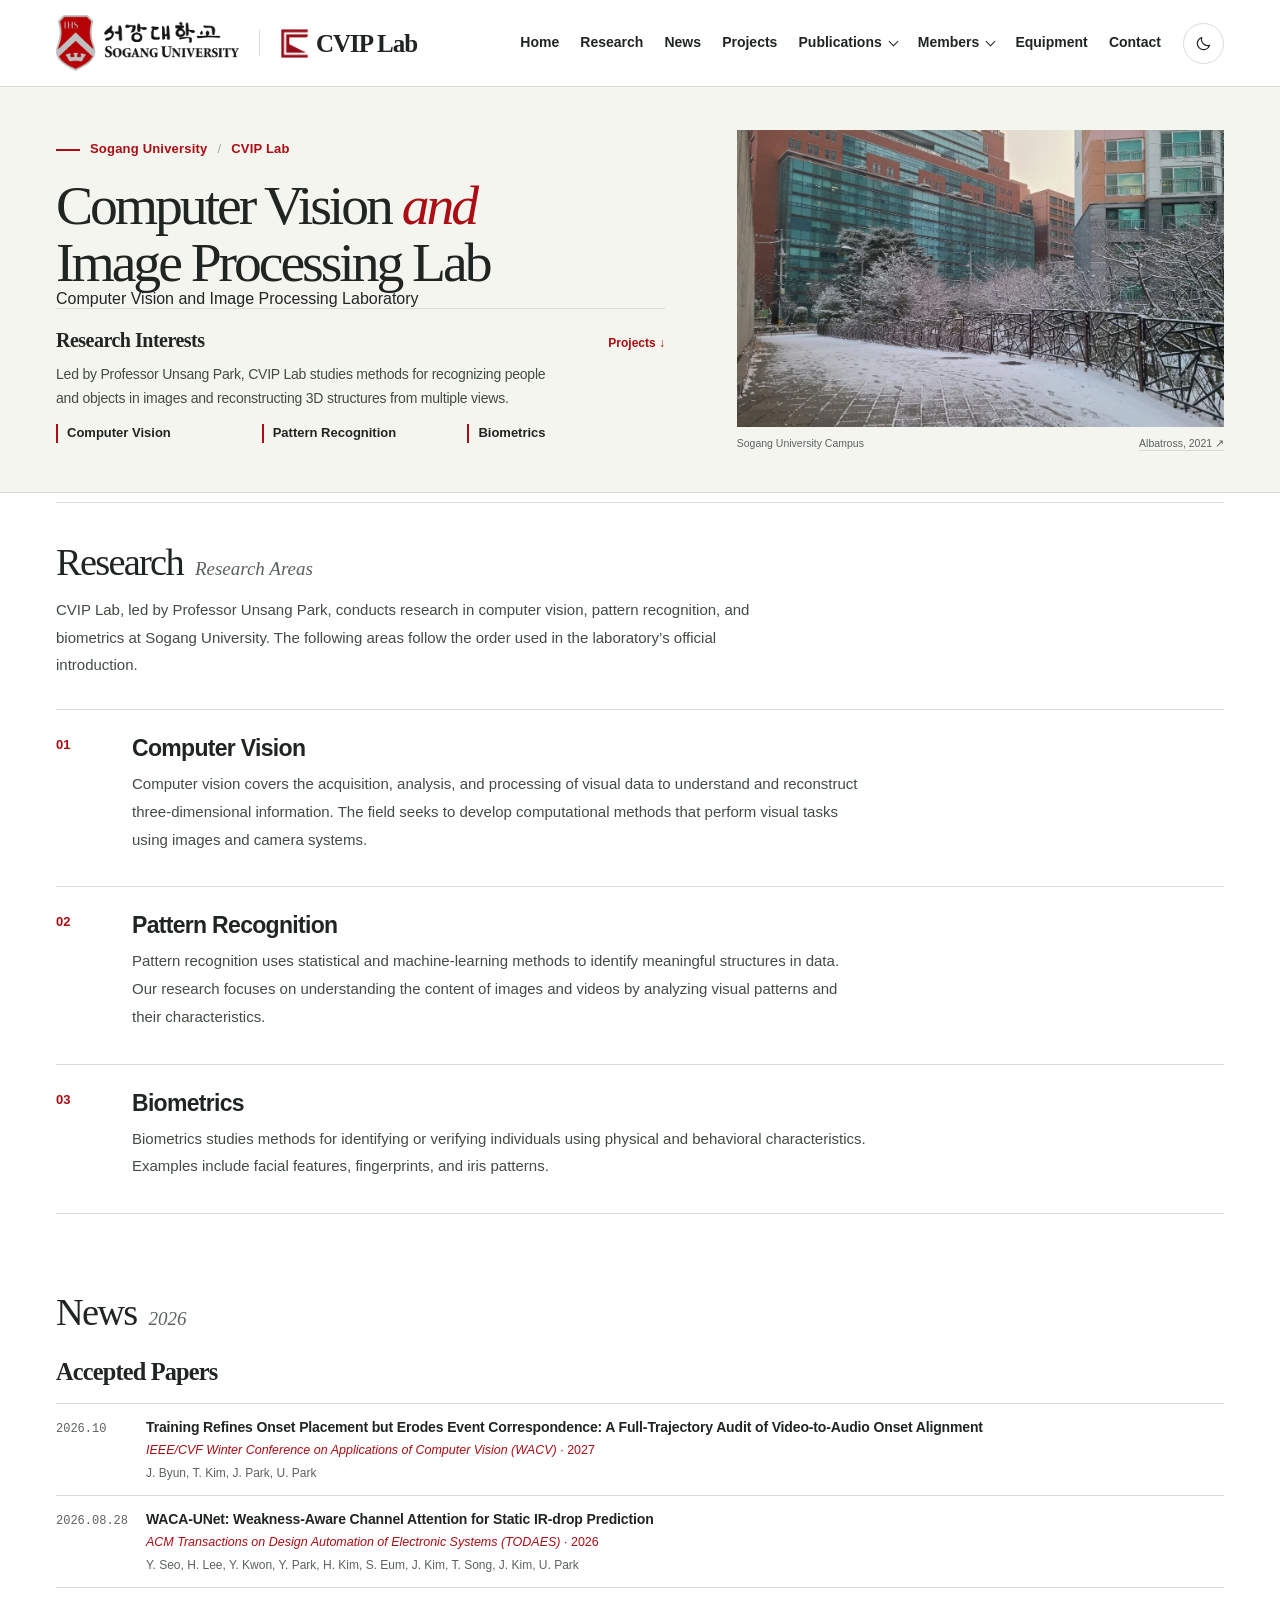
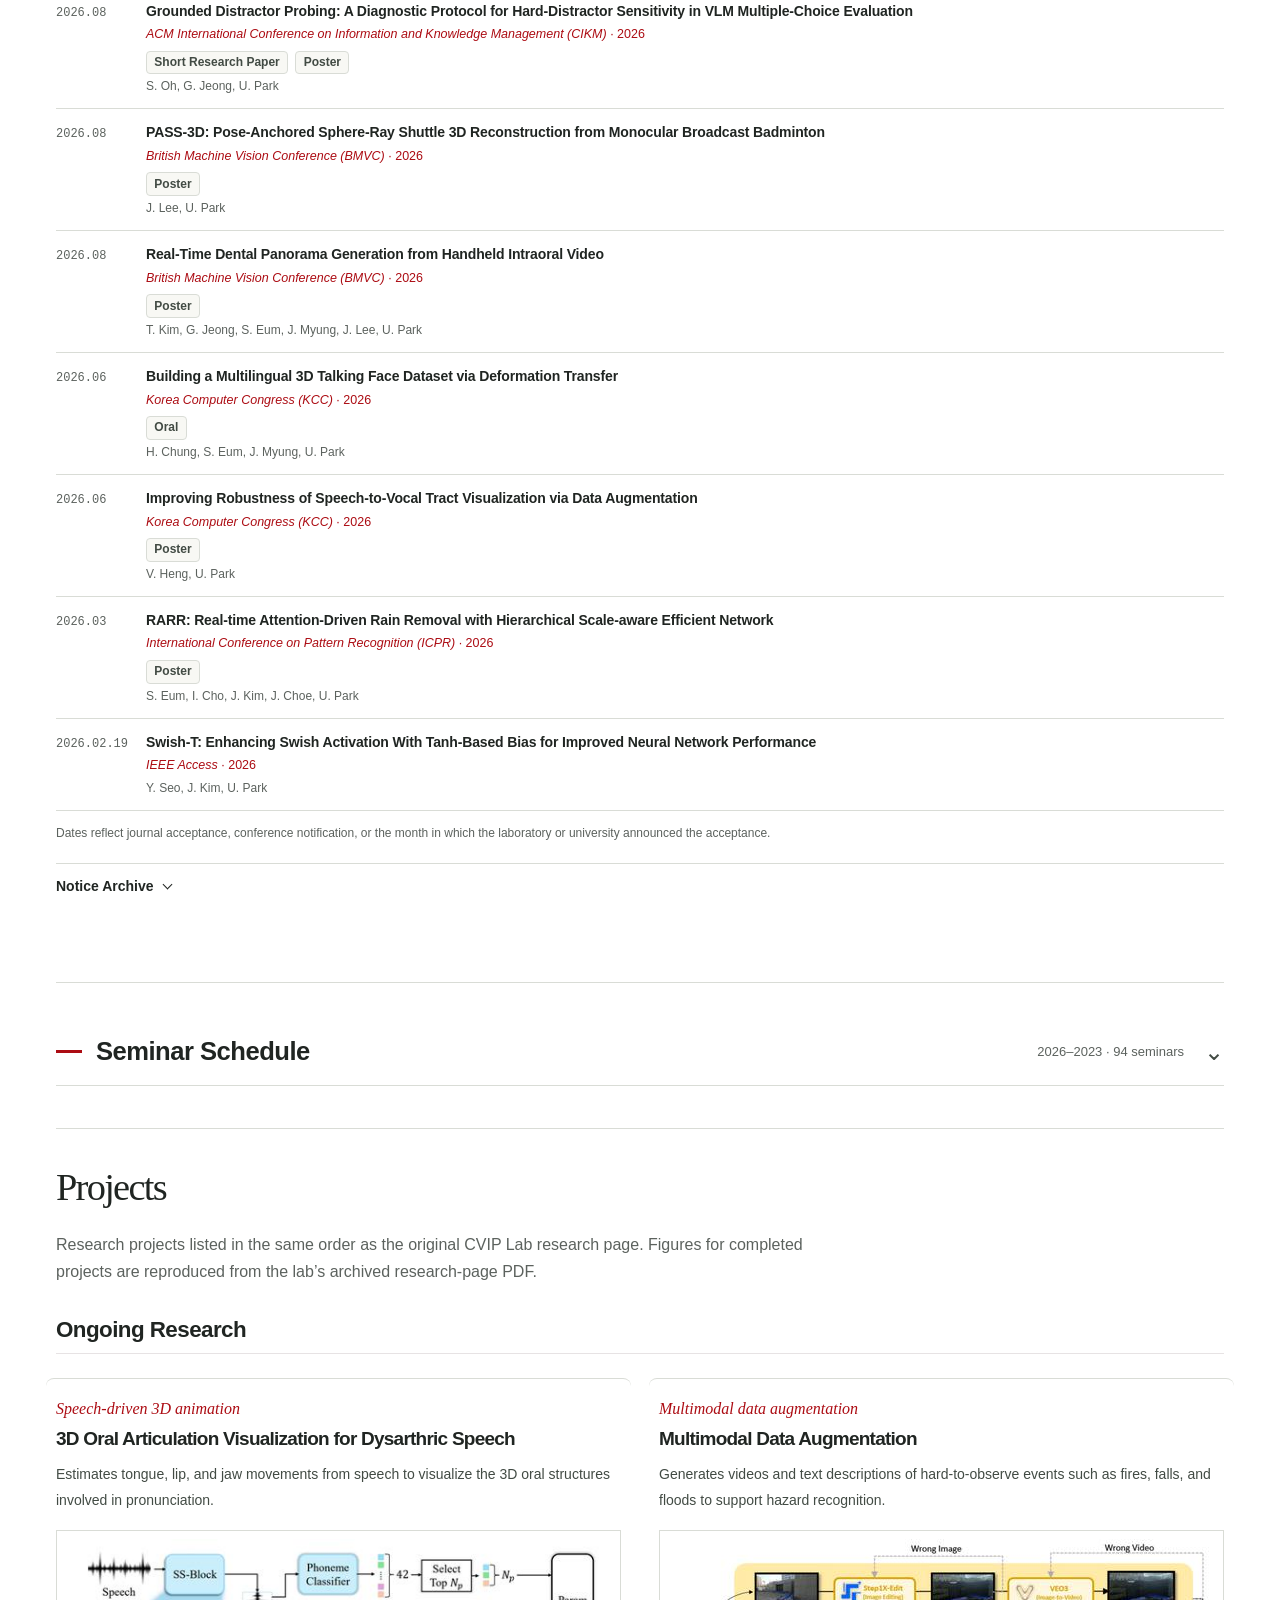
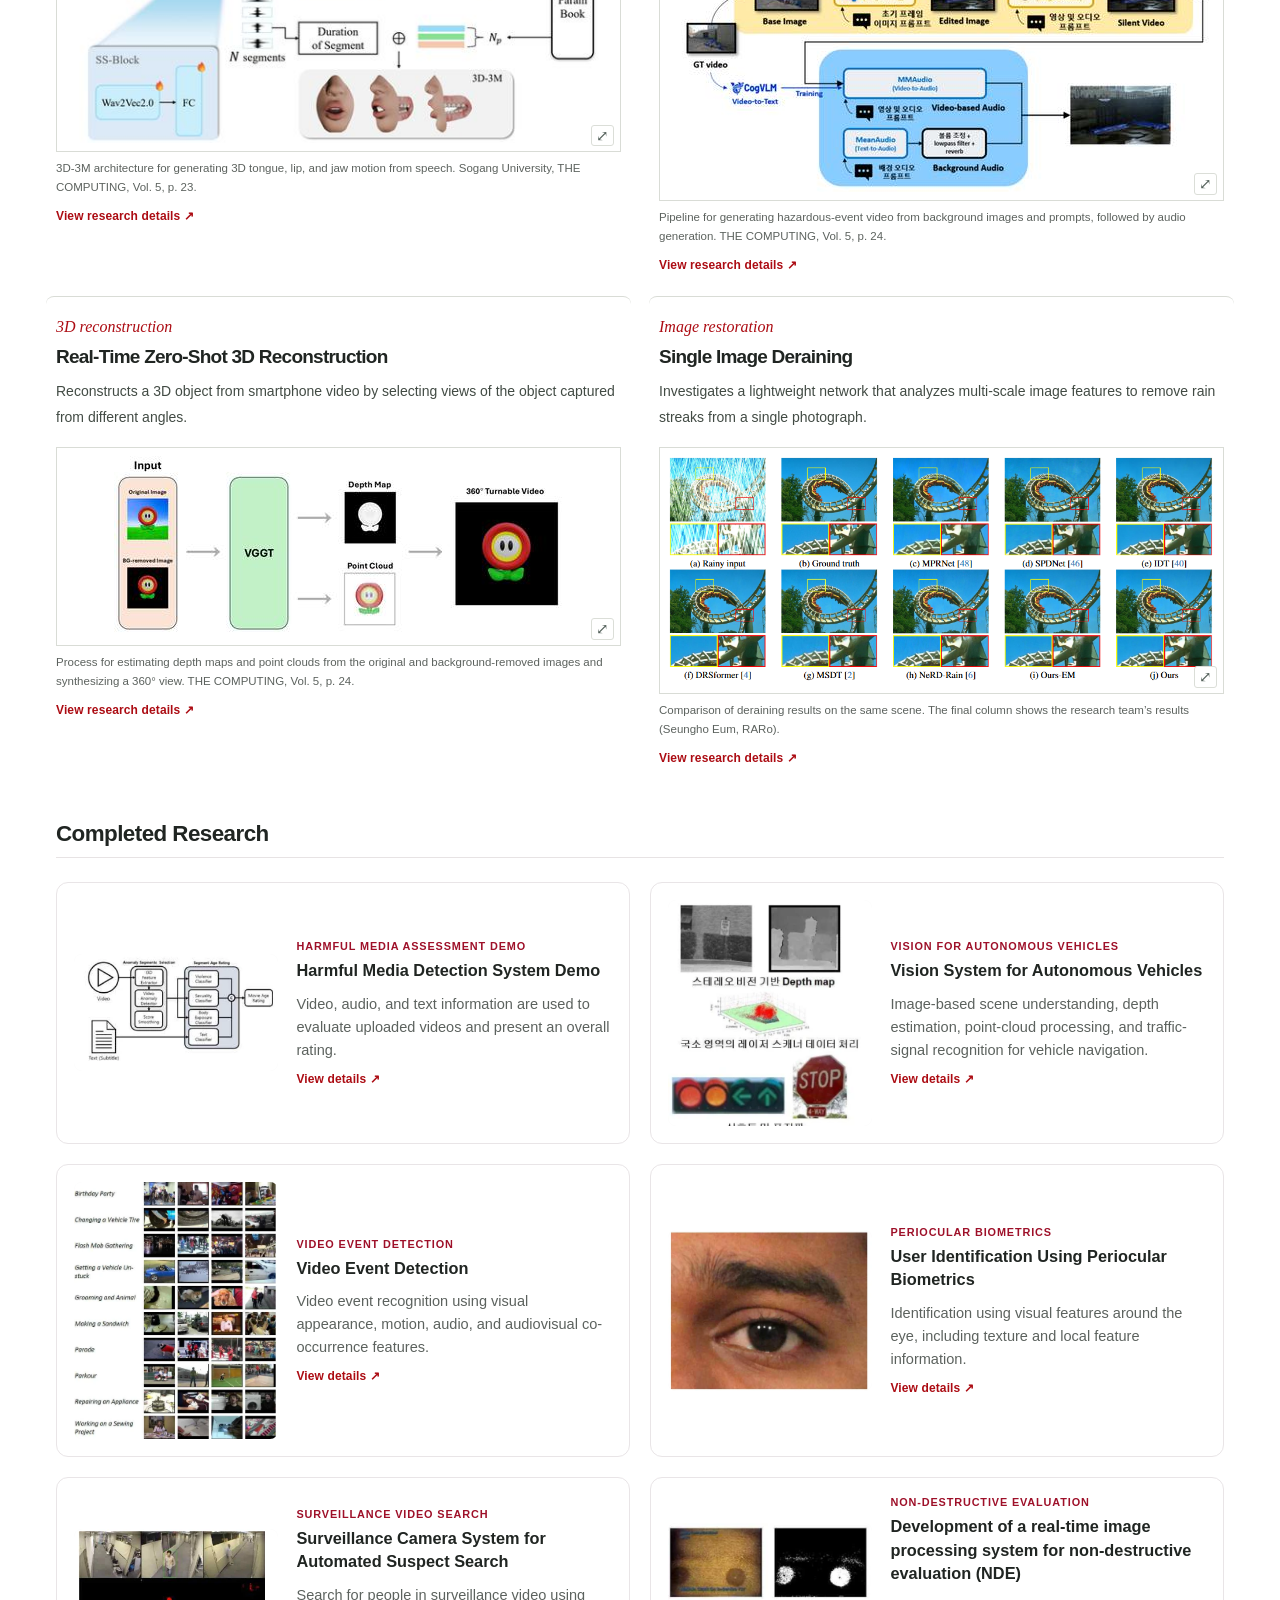
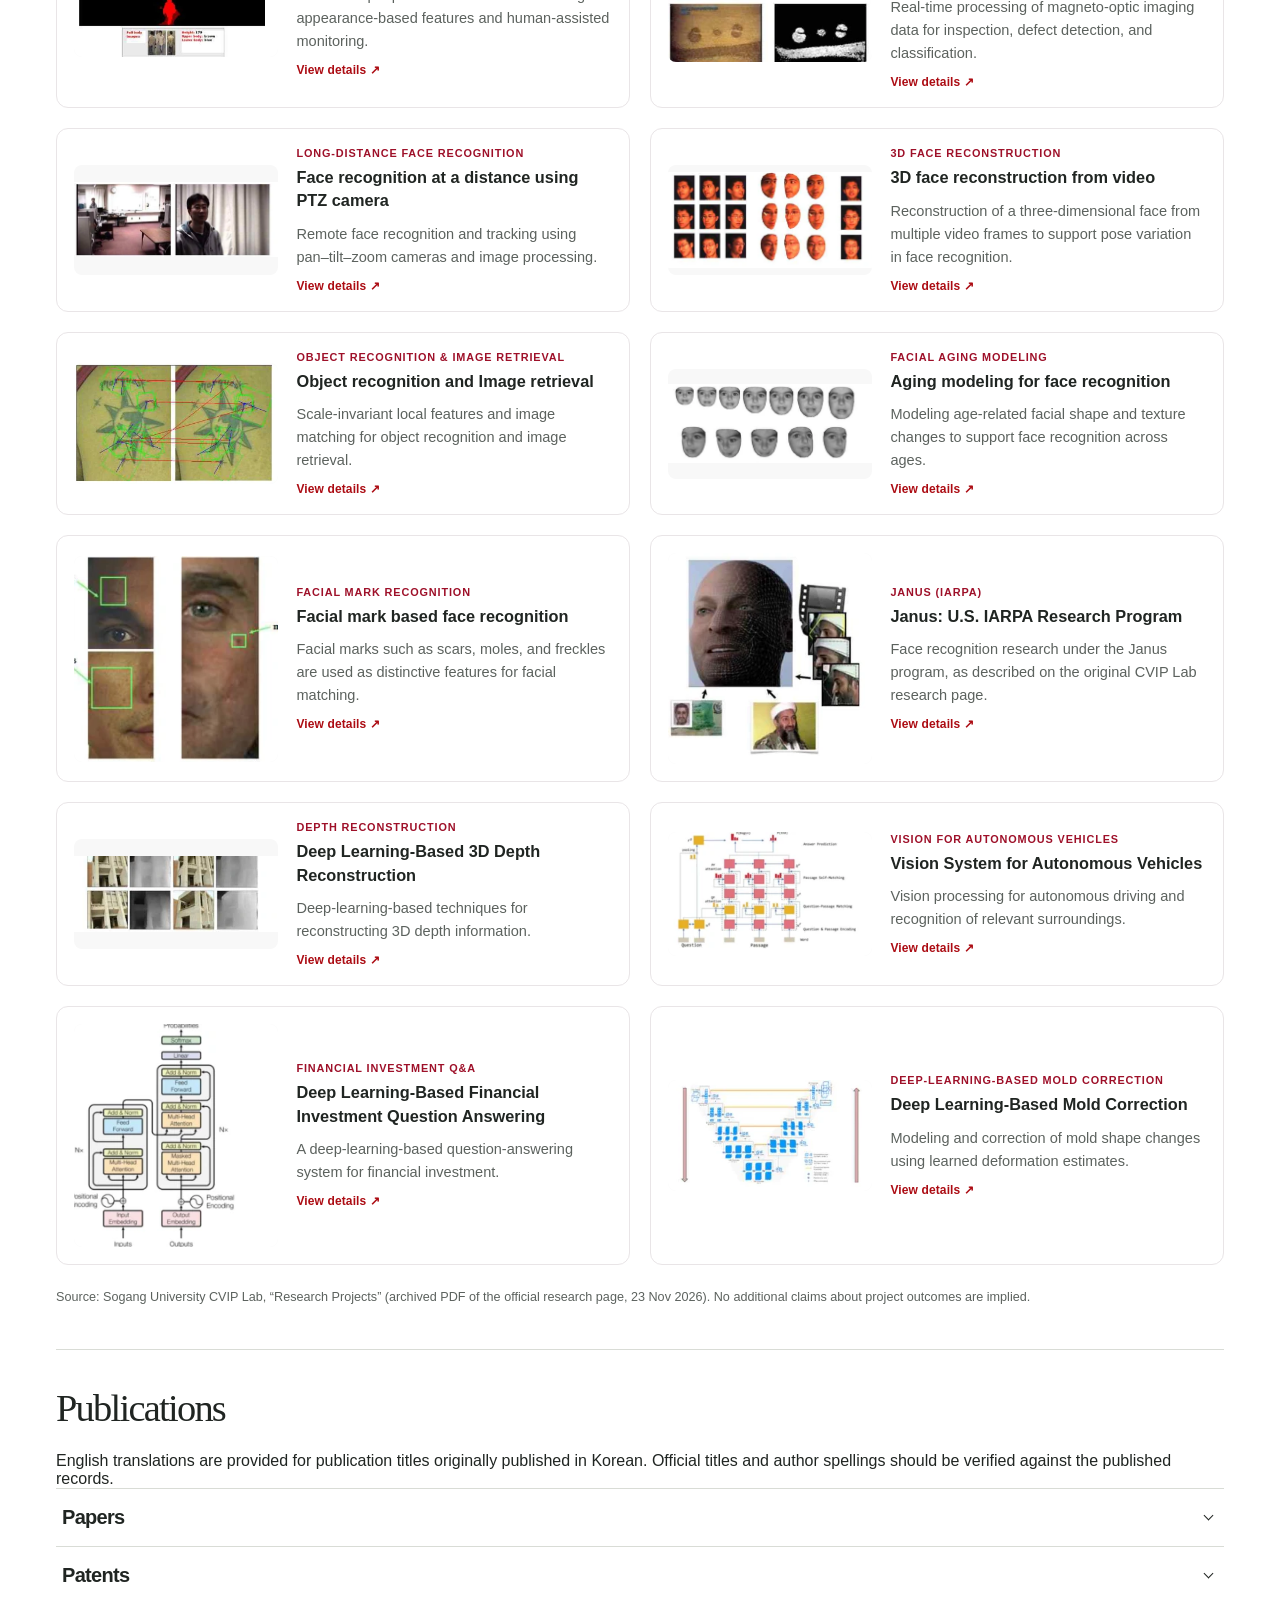
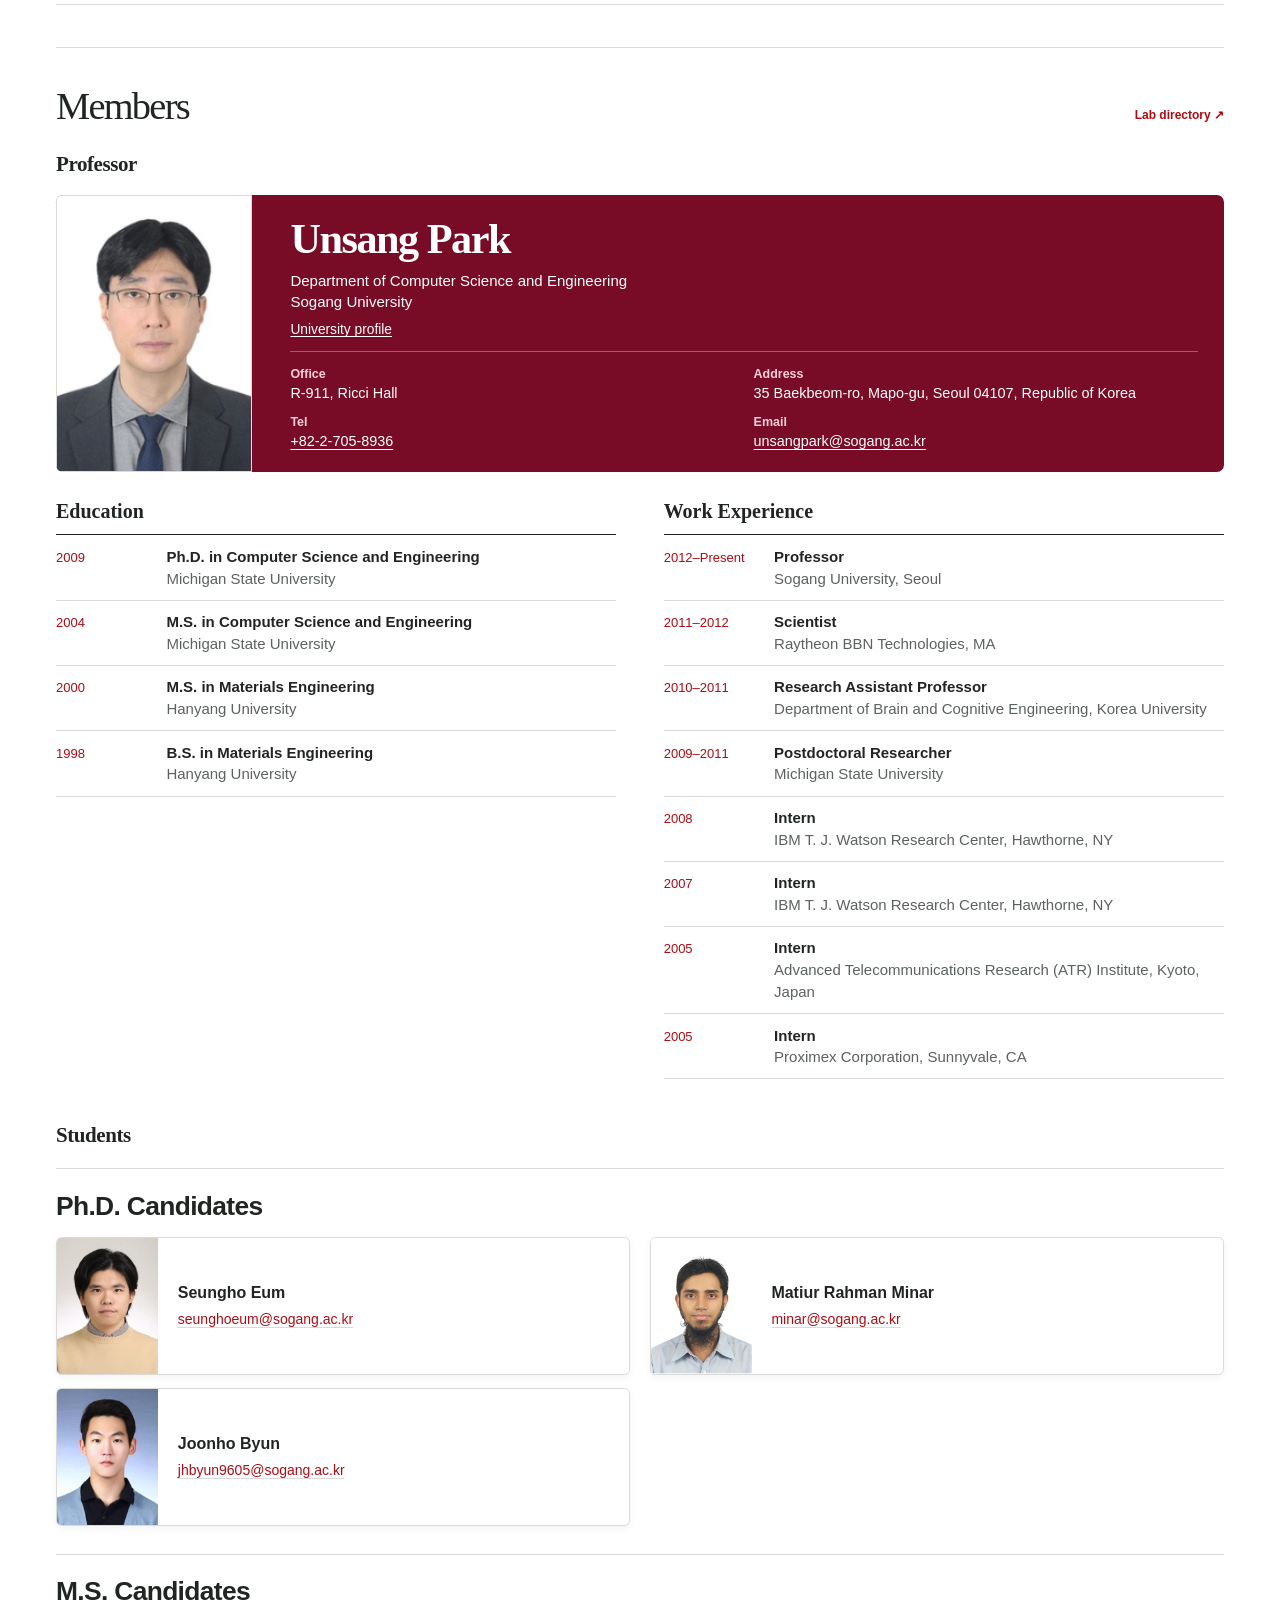
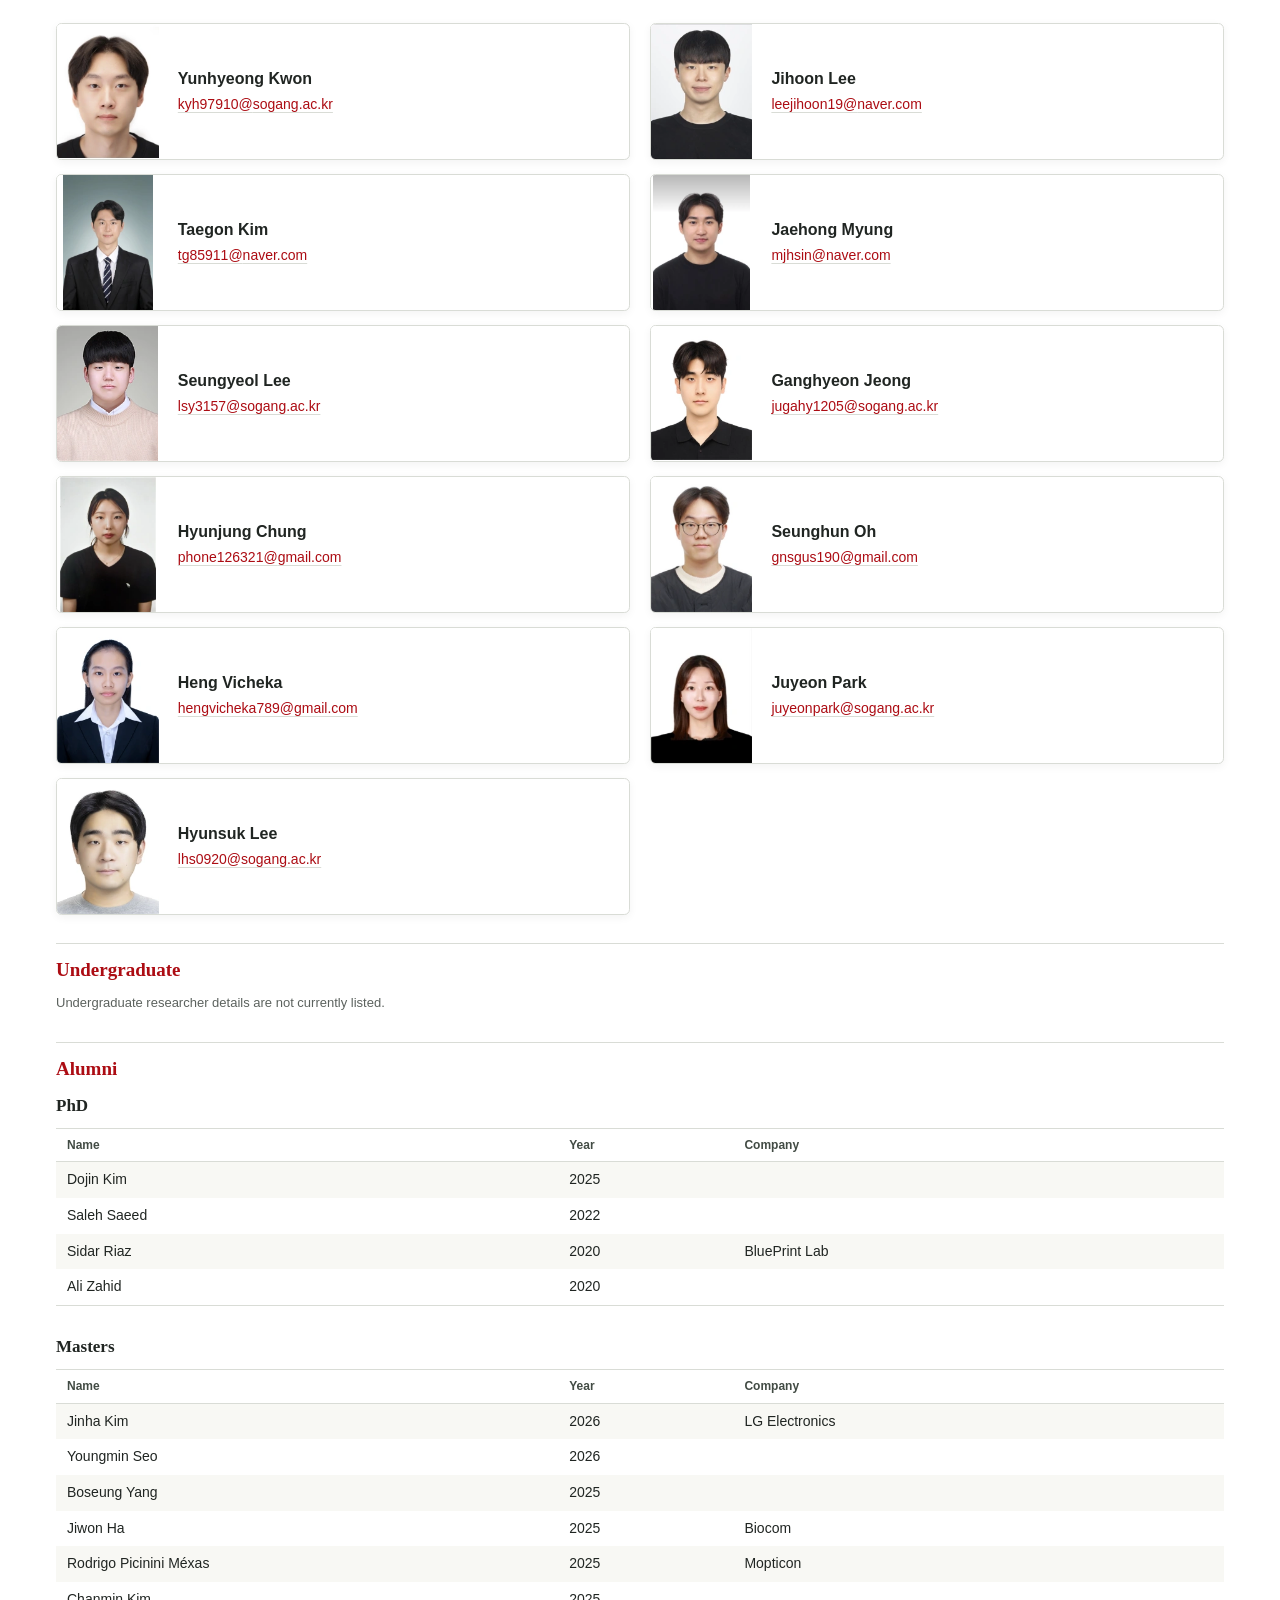
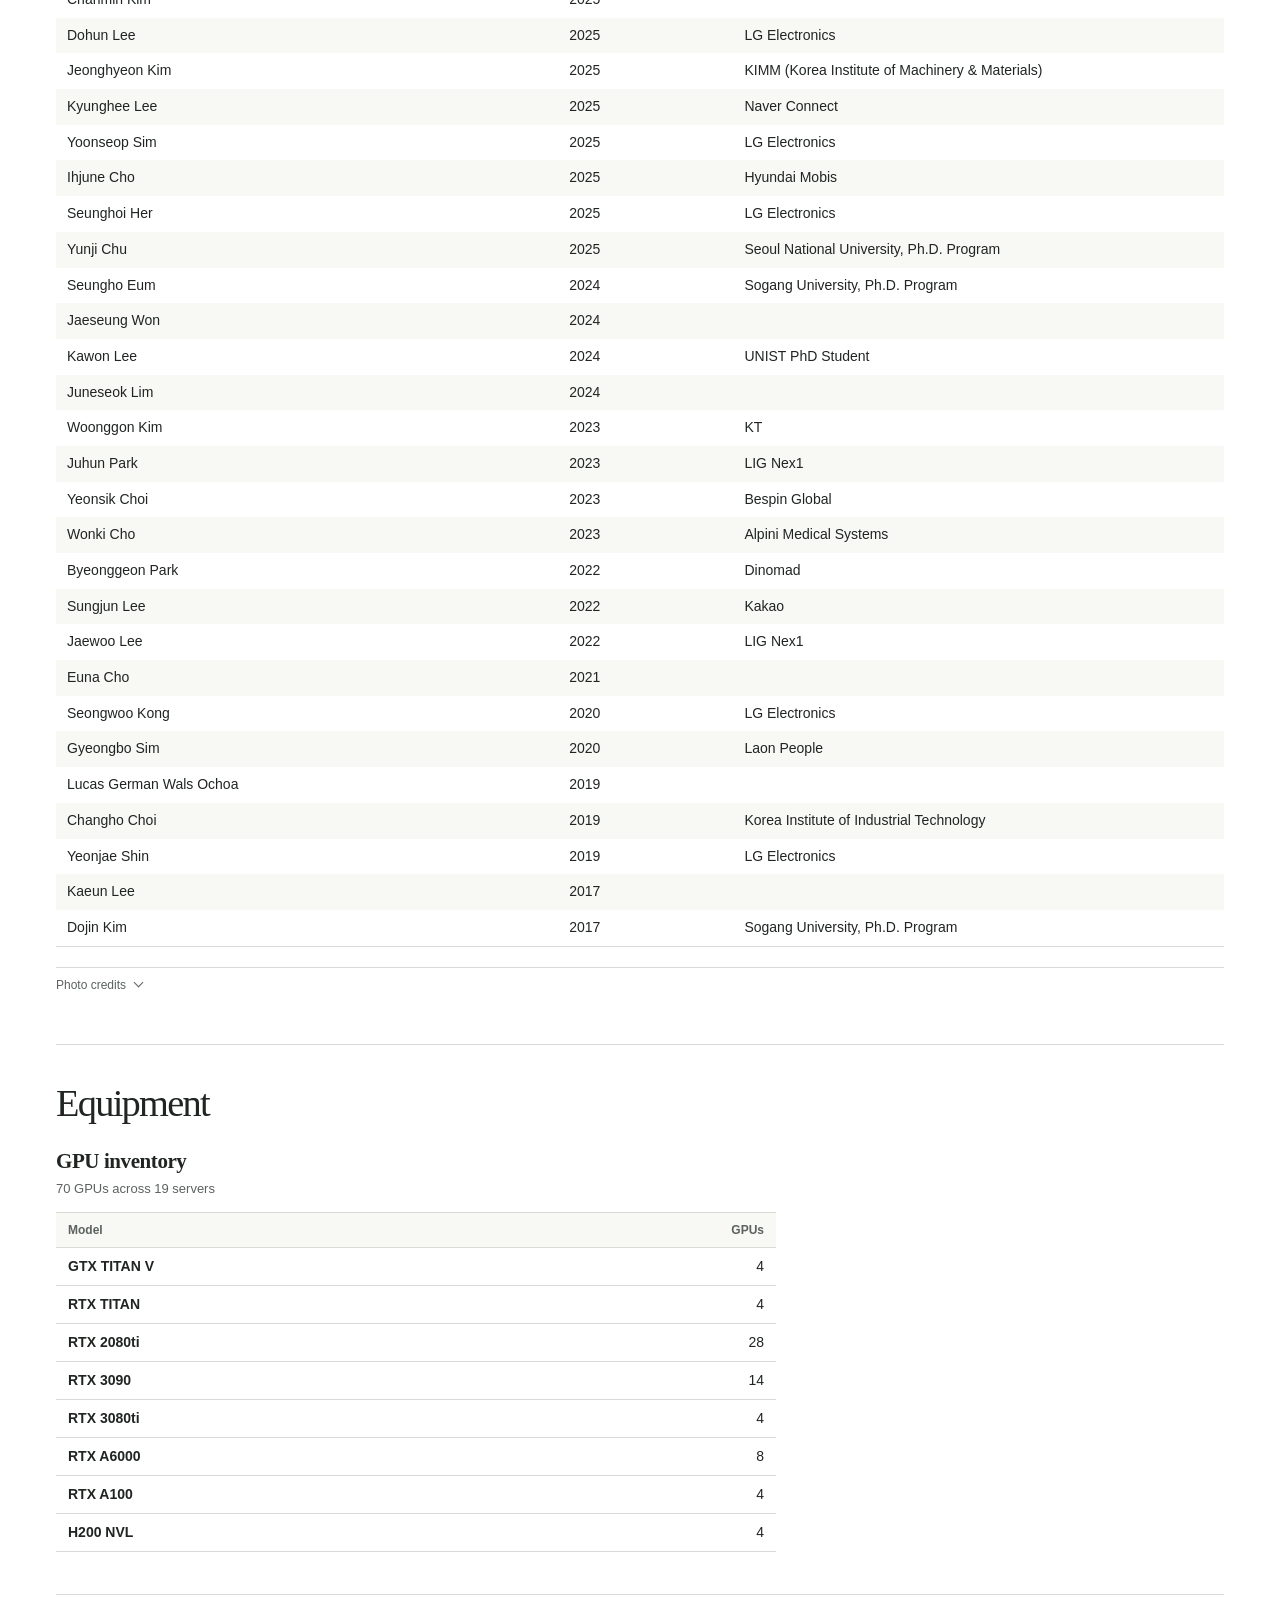
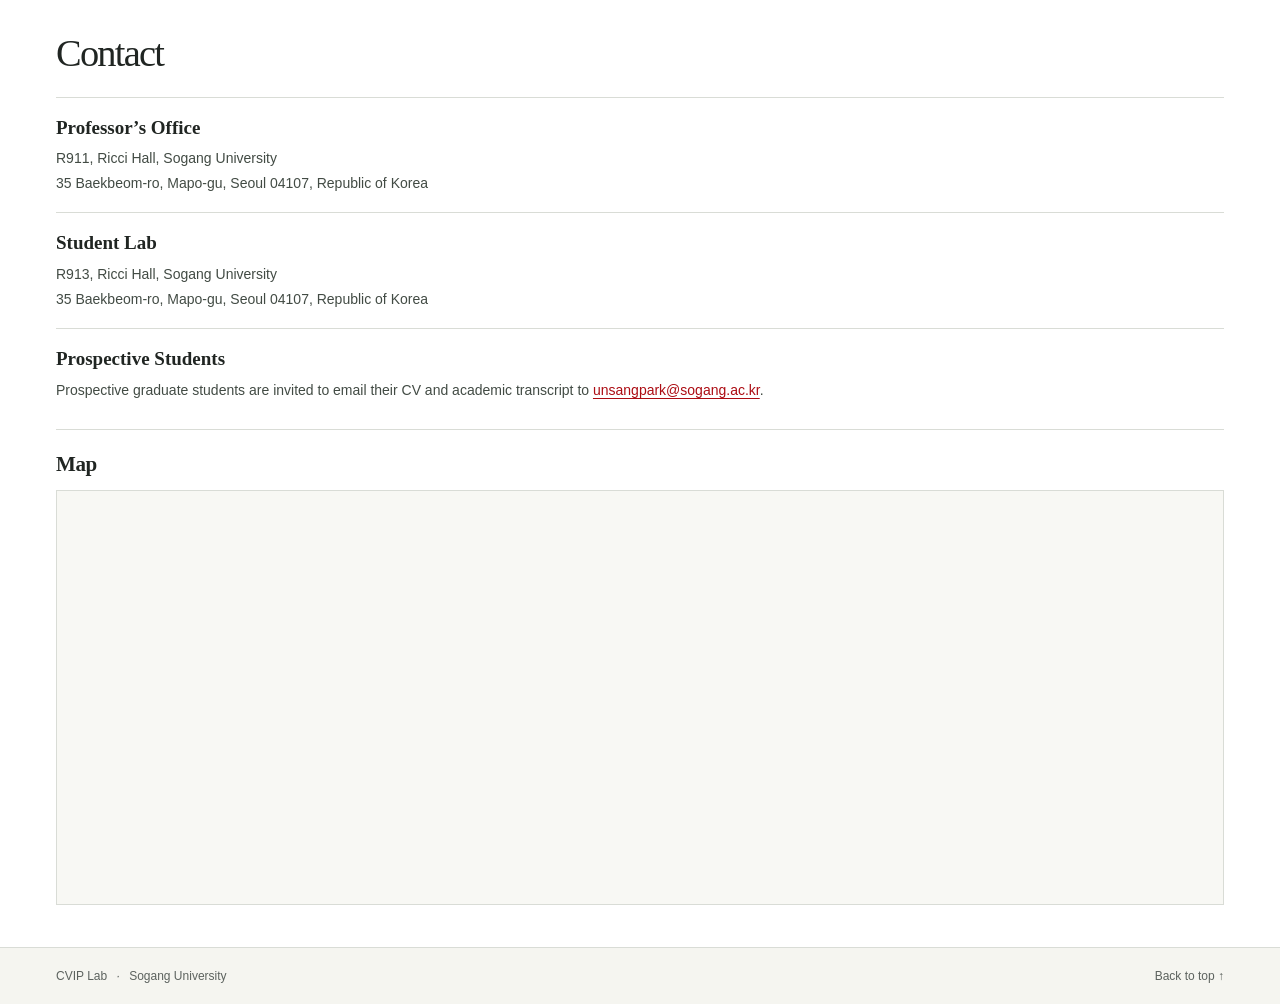
<file: index.html>
<!DOCTYPE html>

<!DOCTYPE html>

<!DOCTYPE html>

<html data-theme="light" lang="en">
<head>
<meta charset="utf-8"/>
<meta content="width=device-width,initial-scale=1" name="viewport"/>
<meta content="#ffffff" name="theme-color"/>
<meta content="CVIP Lab at Sogang University, led by Professor Unsang Park. Explore research in computer vision, pattern recognition, biometrics, research projects, publications, people, equipment, and contact information." name="description"/>
<title>CVIP Lab | Computer Vision and Image Processing Laboratory · Sogang University</title>
<link href="assets/images/cvip-mark.png" rel="icon" type="image/png"/>
<link href="assets/css/site.css?v=20261126-1650" rel="stylesheet"/>
<link href="https://cviplab1.github.io/" rel="canonical"/><meta content="index, follow" name="robots"/><meta content="CVIP Lab | Sogang University" property="og:title"/><meta content="Research in Computer Vision, Pattern Recognition, and Biometrics at Sogang University." property="og:description"/><meta content="https://cviplab1.github.io/" property="og:url"/><script type="application/ld+json">{"@context": "https://schema.org", "@type": "ResearchOrganization", "name": "Computer Vision and Image Processing Lab (CVIP Lab)", "alternateName": ["서강대학교 컴퓨터비전 및 영상처리 연구실", "서강대 CVIP Lab"], "url": "https://cviplab1.github.io/", "description": "Research laboratory at Sogang University focusing on computer vision, pattern recognition, and biometrics.", "parentOrganization": {"@type": "CollegeOrUniversity", "name": "Sogang University", "url": "https://www.sogang.ac.kr/"}, "employee": {"@type": "Person", "name": "Unsang Park", "alternateName": "박운상", "jobTitle": "Professor"}, "knowsAbout": ["Computer Vision", "Pattern Recognition", "Biometrics"]}</script></head>
<body>
<a class="skip" href="#main">Skip to main content</a>
<header class="site-head">
<div class="nav-shell">
<a aria-label="Sogang University website" class="university" href="https://www.sogang.ac.kr/">
<img alt="Sogang University" class="mark-color" height="149" src="assets/images/sogang-signature.png" width="480"/>
<img alt="Sogang University" class="mark-white" height="149" src="assets/images/sogang-signature-white.png" width="480"/>
</a>
<span aria-hidden="true" class="word-divider"></span>
<a aria-label="CVIP Lab homepage" class="lab-word" href="#home"><img alt="" class="lab-emblem" height="33" src="assets/images/cvip-mark.png" width="33"/>CVIP Lab</a>
<nav aria-label="Main navigation" id="navigation">
<a href="#home">Home</a><a href="#research-details">Research</a><a href="#news">News</a><a href="#projects">Projects</a><details class="nav-disclosure" name="main-navigation"><summary>Publications <span aria-hidden="true" class="chev"></span></summary>
<div class="subnav"><a href="#papers">Papers</a><div class="subtopics"><a href="#pub-international-conference">International Conferences</a><a href="#pub-international-journal">International Journals</a><a href="#pub-domestic-conference">Domestic Conferences</a><a href="#pub-domestic-journal">Domestic Journals</a></div><a href="#pub-patents">Patents</a></div></details>
<details class="nav-disclosure" name="main-navigation"><summary>Members <span aria-hidden="true" class="chev"></span></summary>
<div class="subnav"><a href="#professor">Professor</a><a href="#students">Students</a><div class="subtopics"><a href="#phd">Ph.D. Candidates</a><a href="#ms">M.S. Candidates</a><a href="#undergraduate">Undergraduate</a><a href="#alumni">Alumni</a></div></div></details><a href="#equipment">Equipment</a><a href="#contact">Contact</a>
</nav>
<button aria-label="Switch to dark mode" class="icon-control theme-button" hidden="" type="button"><svg aria-hidden="true" class="moon" viewbox="0 0 24 24"><path d="M20.6 14.4A8.7 8.7 0 0 1 9.6 3.5 8.8 8.8 0 1 0 20.6 14.4Z"></path></svg><svg aria-hidden="true" class="sun" viewbox="0 0 24 24"><circle cx="12" cy="12" r="4"></circle><path d="M12 2v2m0 16v2M2 12h2m16 0h2M5 5l1.4 1.4m11.2 11.2L19 19M5 19l1.4-1.4m11.2-11.2L19 5"></path></svg></button>
<button aria-controls="navigation" aria-expanded="false" aria-label="Open menu" class="icon-control menu-button" hidden="" type="button"><span></span><span></span></button>
</div>
</header>
<main id="main">
<section aria-labelledby="lab-title" class="intro" id="home">
<div class="wrap masthead" id="about">
<div class="mast-copy">
<p class="affiliation"><span aria-hidden="true"></span> Sogang University <i aria-hidden="true">/</i> CVIP Lab</p>
<h1 id="lab-title" lang="en">Computer Vision <em>and</em><br/>Image Processing Lab</h1>
<p class="lab-subname">Computer Vision and Image Processing Laboratory</p>
<section aria-labelledby="interests-title" class="home-interests" id="research">
<div class="interest-heading"><h2 id="interests-title">Research Interests</h2><a class="text-link" href="#projects">Projects ↓</a></div>
<p class="intro-note">Led by Professor Unsang Park, CVIP Lab studies methods for recognizing people and objects in images and reconstructing 3D structures from multiple views.</p>
<dl class="interests">
<div><dt>Computer Vision</dt></div>
<div><dt>Pattern Recognition</dt></div>
<div><dt>Biometrics</dt></div>
</dl>
</section>
</div>
<figure class="campus"><img alt="Campus walkway and red brick buildings at Sogang University" height="720" src="assets/images/sogang-campus.webp" width="960"/><figcaption><span>Sogang University Campus</span><a aria-label="Campus photograph credit" href="https://commons.wikimedia.org/wiki/File:Sogang-1641741169692_05.jpg">Albatross, 2021 ↗</a></figcaption></figure>
</div>
</section>
<div class="wrap research-wrap"><section aria-labelledby="research-detail-title" class="section research-detail" id="research-details"><div class="section-heading"><div class="section-lead"><h2 id="research-detail-title">Research</h2><span>Research Areas</span></div></div>
<p class="research-lede">CVIP Lab, led by Professor Unsang Park, conducts research in computer vision, pattern recognition, and biometrics at Sogang University. The following areas follow the order used in the laboratory’s official introduction.</p>
<div class="research-topics">
<article class="research-topic"><span class="research-index">01</span><div><h3>Computer Vision</h3><p>Computer vision covers the acquisition, analysis, and processing of visual data to understand and reconstruct three-dimensional information. The field seeks to develop computational methods that perform visual tasks using images and camera systems.</p></div></article>
<article class="research-topic"><span class="research-index">02</span><div><h3>Pattern Recognition</h3><p>Pattern recognition uses statistical and machine-learning methods to identify meaningful structures in data. Our research focuses on understanding the content of images and videos by analyzing visual patterns and their characteristics.</p></div></article>
<article class="research-topic"><span class="research-index">03</span><div><h3>Biometrics</h3><p>Biometrics studies methods for identifying or verifying individuals using physical and behavioral characteristics. Examples include facial features, fingerprints, and iris patterns.</p></div></article>
</div></section></div><div class="wrap">
<div class="news-seminar-layout"><section aria-labelledby="news-title" class="section lab-news" id="news">
<div class="section-heading"><div class="section-lead">
<h2 id="news-title" lang="en">News</h2><span>2026</span>
</div></div>
<section aria-labelledby="accepted-title" id="accepted-papers">
<h3 class="news-subheading" id="accepted-title" lang="en">Accepted Papers</h3>
<ul class="news-papers" lang="en">
<li class="news-paper">
<time datetime="2026-10" title="Publication announcement">2026.10</time>
<div><a class="news-paper-title" href="https://computing.sogang.ac.kr/ko/community/news/detail/287">Training Refines Onset Placement but Erodes Event Correspondence: A Full-Trajectory Audit of Video-to-Audio Onset Alignment</a>
<p class="news-paper-venue"><cite>IEEE/CVF Winter Conference on Applications of Computer Vision (WACV)</cite> · 2027</p><p class="news-paper-authors">J. Byun, T. Kim, J. Park, U. Park</p></div>
</li>
<li class="news-paper">
<time datetime="2026-08-28" title="Publication announcement">2026.08.28</time>
<div><a class="news-paper-title" href="https://doi.org/10.1145/3847672">WACA-UNet: Weakness-Aware Channel Attention for Static IR-drop Prediction</a>
<p class="news-paper-venue"><cite>ACM Transactions on Design Automation of Electronic Systems (TODAES)</cite> · 2026</p><p class="news-paper-authors">Y. Seo, H. Lee, Y. Kwon, Y. Park, H. Kim, S. Eum, J. Kim, T. Song, J. Kim, U. Park</p></div>
</li>
<li class="news-paper">
<time datetime="2026-08" title="Publication announcement">2026.08</time>
<div><a class="news-paper-title" href="https://computing.sogang.ac.kr/ko/community/news/detail/273">Grounded Distractor Probing: A Diagnostic Protocol for Hard-Distractor Sensitivity in VLM Multiple-Choice Evaluation</a>
<p class="news-paper-venue"><cite>ACM International Conference on Information and Knowledge Management (CIKM)</cite> · 2026</p><div class="paper-marks" lang="en"><span class="paper-mark">Short Research Paper</span><span class="paper-mark">Poster</span></div><p class="news-paper-authors">S. Oh, G. Jeong, U. Park</p></div>
</li>
<li class="news-paper">
<time datetime="2026-08" title="Publication announcement">2026.08</time>
<div><a class="news-paper-title" href="https://computing.sogang.ac.kr/ko/community/news/detail/279">PASS-3D: Pose-Anchored Sphere-Ray Shuttle 3D Reconstruction from Monocular Broadcast Badminton</a>
<p class="news-paper-venue"><cite>British Machine Vision Conference (BMVC)</cite> · 2026</p><div class="paper-marks" lang="en"><span class="paper-mark">Poster</span></div><p class="news-paper-authors">J. Lee, U. Park</p></div>
</li>
<li class="news-paper">
<time datetime="2026-08" title="Publication announcement">2026.08</time>
<div><a class="news-paper-title" href="https://computing.sogang.ac.kr/ko/community/news/detail/274">Real-Time Dental Panorama Generation from Handheld Intraoral Video</a>
<p class="news-paper-venue"><cite>British Machine Vision Conference (BMVC)</cite> · 2026</p><div class="paper-marks" lang="en"><span class="paper-mark">Poster</span></div><p class="news-paper-authors">T. Kim, G. Jeong, S. Eum, J. Myung, J. Lee, U. Park</p></div>
</li>
<li class="news-paper">
<time datetime="2026-06" title="Publication announcement">2026.06</time>
<div><a class="news-paper-title" href="https://www.kiise.or.kr/conference/kcc/2026/">Building a Multilingual 3D Talking Face Dataset via Deformation Transfer</a>
<p class="news-paper-venue"><cite>Korea Computer Congress (KCC)</cite> · 2026</p><div class="paper-marks" lang="en"><span class="paper-mark">Oral</span></div><p class="news-paper-authors">H. Chung, S. Eum, J. Myung, U. Park</p></div>
</li>
<li class="news-paper">
<time datetime="2026-06" title="Publication announcement">2026.06</time>
<div><a class="news-paper-title" href="https://www.kiise.or.kr/conference/kcc/2026/">Improving Robustness of Speech-to-Vocal Tract Visualization via Data Augmentation</a>
<p class="news-paper-venue"><cite>Korea Computer Congress (KCC)</cite> · 2026</p><div class="paper-marks" lang="en"><span class="paper-mark">Poster</span></div><p class="news-paper-authors">V. Heng, U. Park</p></div>
</li>
<li class="news-paper">
<time datetime="2026-03" title="Publication announcement">2026.03</time>
<div><a class="news-paper-title" href="https://doi.org/10.1007/978-3-032-31654-7_14">RARR: Real-time Attention-Driven Rain Removal with Hierarchical Scale-aware Efficient Network</a>
<p class="news-paper-venue"><cite>International Conference on Pattern Recognition (ICPR)</cite> · 2026</p><div class="paper-marks" lang="en"><span class="paper-mark">Poster</span></div><p class="news-paper-authors">S. Eum, I. Cho, J. Kim, J. Choe, U. Park</p></div>
</li>
<li class="news-paper">
<time datetime="2026-02-19" title="Publication announcement">2026.02.19</time>
<div><a class="news-paper-title" href="https://doi.org/10.1109/ACCESS.2026.3667968">Swish-T: Enhancing Swish Activation With Tanh-Based Bias for Improved Neural Network Performance</a>
<p class="news-paper-venue"><cite>IEEE Access</cite> · 2026</p><p class="news-paper-authors">Y. Seo, J. Kim, U. Park</p></div>
</li>
</ul>
<p class="news-date-note">Dates reflect journal acceptance, conference notification, or the month in which the laboratory or university announced the acceptance.</p>
</section>
<details class="past notice-archive"><summary>Notice Archive <span aria-hidden="true" class="chev"></span></summary>
<ul class="notices">
<li><a href="https://cviplab.sogang.ac.kr/bbs/bbsview.do?bbsid=1143&amp;currentPage=1&amp;pkid=78118&amp;searchField=&amp;searchValue=&amp;wslID=cviplab"><time datetime="2026-02-06">2026.02.06</time><span>Graduate AI Program Orientation Materials</span><span aria-hidden="true" class="ne-arrow">↗</span></a></li>
</ul>
</details></section>
<section aria-labelledby="seminar-title" class="seminar-panel section" id="seminar">
<details class="seminar-accordion">
<summary class="seminar-main-summary"><span class="seminar-title-with-rule"><span aria-hidden="true" class="seminar-red-rule"></span><span id="seminar-title">Seminar Schedule</span></span><span class="seminar-main-count">2026–2023 · 94 seminars</span><span aria-hidden="true" class="seminar-chevron">⌄</span></summary>
<div class="seminar-content">
<p class="seminar-description">Select a linked presentation title to open the original Google Drive, Google Slides, or SharePoint material. Titles without links have no presentation URL on the archived source page.</p><details class="seminar-year-group" open="">
<summary><span class="seminar-year-heading">2026</span><span class="seminar-year-count">34 seminars</span><span aria-hidden="true" class="seminar-year-toggle">⌄</span></summary>
<div class="seminar-year-body">
<div class="seminar-table-wrap"><table class="seminar-table"><thead><tr><th scope="col">Date</th><th scope="col">Speaker</th><th scope="col">Subject / Presentation</th></tr></thead><tbody>
<tr><td class="seminar-date-col">Jan 02</td><td class="seminar-speaker-col">Jaehong Myung</td><td class="seminar-topic-col"><a aria-label="Open seminar presentation: Enhancing" class="seminar-presentation" href="https://drive.google.com/file/d/1vfq0GxyYgbZQMnLgOrBLEouAKZLwBzN-/view?usp=sharing" rel="noopener noreferrer" target="_blank">Enhancing <span aria-hidden="true" class="seminar-link-arrow">↗</span></a></td></tr>
<tr><td class="seminar-date-col">Jan 16</td><td class="seminar-speaker-col">Seungyeol Lee</td><td class="seminar-topic-col"><a aria-label="Open seminar presentation: LoFiT" class="seminar-presentation" href="https://drive.google.com/file/d/1Ka6AELnn6dvO0waY9GwjrVSfwkfqI48K/view" rel="noopener noreferrer" target="_blank">LoFiT <span aria-hidden="true" class="seminar-link-arrow">↗</span></a></td></tr>
<tr><td class="seminar-date-col">Jan 23</td><td class="seminar-speaker-col">Taegon Kim</td><td class="seminar-topic-col"><a aria-label="Open seminar presentation: VinTAGe" class="seminar-presentation" href="https://drive.google.com/file/d/1IsGUZsr9Y4nyPIfiDK8orIpnkrMNY5GD/view?usp=drive_link" rel="noopener noreferrer" target="_blank">VinTAGe <span aria-hidden="true" class="seminar-link-arrow">↗</span></a></td></tr>
<tr><td class="seminar-date-col">Jan 30</td><td class="seminar-speaker-col">Yunhyeong Kwon</td><td class="seminar-topic-col"><a aria-label="Open seminar presentation: Focus_N_Fix" class="seminar-presentation" href="https://drive.google.com/file/d/16I2A3oZe1JICevOD2CibbE1TqzHNkDmm/view?usp=sharing" rel="noopener noreferrer" target="_blank">Focus_N_Fix <span aria-hidden="true" class="seminar-link-arrow">↗</span></a></td></tr>
<tr><td class="seminar-date-col">Feb 27</td><td class="seminar-speaker-col">Ganghyeon Jeong</td><td class="seminar-topic-col"><a aria-label="Open seminar presentation: Token_Cropr" class="seminar-presentation" href="https://drive.google.com/file/d/1q8tG_0wyA2p8QPmWosNPmHdfJHLK8ON_/view?usp=sharing" rel="noopener noreferrer" target="_blank">Token_Cropr <span aria-hidden="true" class="seminar-link-arrow">↗</span></a> <a class="seminar-extra-link" href="https://docs.google.com/presentation/d/1ESQbo54ng8iLFIM2tjqJ0PbvV9y8q8dS/edit?slide=id.p1" rel="noopener noreferrer" target="_blank">Slides ↗</a></td></tr>
<tr><td class="seminar-date-col">Mar 20</td><td class="seminar-speaker-col">Hyunjung Chung</td><td class="seminar-topic-col"><a aria-label="Open seminar presentation: Speech Driven 3D" class="seminar-presentation" href="https://drive.google.com/file/d/16H4r2nI5j0fmwePdQ0HD9kyfAoqEj3BQ/view?usp=drive_link" rel="noopener noreferrer" target="_blank">Speech Driven 3D <span aria-hidden="true" class="seminar-link-arrow">↗</span></a></td></tr>
<tr><td class="seminar-date-col">Mar 27</td><td class="seminar-speaker-col">Seunghun Oh</td><td class="seminar-topic-col"><a aria-label="Open seminar presentation: Identifying and Mitigating Position Bias" class="seminar-presentation" href="https://drive.google.com/file/d/16_QvL4vrQktiYNIkd_AidwKp-wWZ8HSu/view" rel="noopener noreferrer" target="_blank">Identifying and Mitigating Position Bias <span aria-hidden="true" class="seminar-link-arrow">↗</span></a></td></tr>
<tr><td class="seminar-date-col">Apr 03</td><td class="seminar-speaker-col">Jihoon Lee</td><td class="seminar-topic-col">Single Camera Based 3D Badminton Simulation</td></tr>
<tr><td class="seminar-date-col">Apr 10</td><td class="seminar-speaker-col">Vicheka</td><td class="seminar-topic-col"><a aria-label="Open seminar presentation: Multilingual Speech-to-Vocal Tract Visualization" class="seminar-presentation" href="https://drive.google.com/file/d/1k6CdOlAvo2keQhdLAJyZU13oEL5p_9w7/view" rel="noopener noreferrer" target="_blank">Multilingual Speech-to-Vocal Tract Visualization <span aria-hidden="true" class="seminar-link-arrow">↗</span></a></td></tr>
<tr><td class="seminar-date-col">Apr 17</td><td class="seminar-speaker-col">Juyeon Park</td><td class="seminar-topic-col"><a aria-label="Open seminar presentation: OV-AVEL" class="seminar-presentation" href="https://drive.google.com/file/d/1cnVlGdYuO3-vU976arvxXAAcvJcRLeiH/view" rel="noopener noreferrer" target="_blank">OV-AVEL <span aria-hidden="true" class="seminar-link-arrow">↗</span></a></td></tr>
<tr><td class="seminar-date-col">May 04</td><td class="seminar-speaker-col">Hyunsuk Lee</td><td class="seminar-topic-col"><a aria-label="Open seminar presentation: Robust Technology" class="seminar-presentation" href="https://docs.google.com/presentation/d/1lkw7no6FfF6UTPfIRtizjSjqM4zixNjm/edit?ouid=115181300442004631275&amp;rtpof=true&amp;sd=true&amp;usp=sharing" rel="noopener noreferrer" target="_blank">Robust Technology <span aria-hidden="true" class="seminar-link-arrow">↗</span></a></td></tr>
<tr><td class="seminar-date-col">May 08</td><td class="seminar-speaker-col">Minar</td><td class="seminar-topic-col"><a aria-label="Open seminar presentation: RoPE" class="seminar-presentation" href="https://sogang365-my.sharepoint.com/%3Ap%3A/g/personal/minar_o365_sogang_ac_kr/IQA0PaFq57LkSqwgsAE7RccJAZSJPfdZbSDZKRp33Gz32Tw?rtime=4VsEDJms3kg" rel="noopener noreferrer" target="_blank">RoPE <span aria-hidden="true" class="seminar-link-arrow">↗</span></a></td></tr>
<tr><td class="seminar-date-col">May 14</td><td class="seminar-speaker-col">Seungho Eum</td><td class="seminar-topic-col"><a aria-label="Open seminar presentation: Adv-GRPO" class="seminar-presentation" href="https://drive.google.com/file/d/111Pl_RaaTReFUQgvde2x_KWCj9mgvMCB/view?usp=sharing" rel="noopener noreferrer" target="_blank">Adv-GRPO <span aria-hidden="true" class="seminar-link-arrow">↗</span></a></td></tr>
<tr><td class="seminar-date-col">May 22</td><td class="seminar-speaker-col">Ganghyeon Jeong</td><td class="seminar-topic-col"><a aria-label="Open seminar presentation: VL2Lite" class="seminar-presentation" href="https://drive.google.com/file/d/1WOPD5Bi31219UosARFQR1TphHwzyrX5B/view" rel="noopener noreferrer" target="_blank">VL2Lite <span aria-hidden="true" class="seminar-link-arrow">↗</span></a></td></tr>
<tr><td class="seminar-date-col">Jun 01</td><td class="seminar-speaker-col">Taegon Kim</td><td class="seminar-topic-col"><a aria-label="Open seminar presentation: PAVAS" class="seminar-presentation" href="https://drive.google.com/file/d/1iryuT6EX6WhlKlRMKx_FtUiU0egX1u8k/view" rel="noopener noreferrer" target="_blank">PAVAS <span aria-hidden="true" class="seminar-link-arrow">↗</span></a></td></tr>
<tr><td class="seminar-date-col">Jun 05</td><td class="seminar-speaker-col">Seungyeol Lee</td><td class="seminar-topic-col"><a aria-label="Open seminar presentation: Vision Language Models are Biased" class="seminar-presentation" href="https://drive.google.com/file/d/1C6yIUtt_fM_VJTrV5aPAHTC4SdL0S4N0/view" rel="noopener noreferrer" target="_blank">Vision Language Models are Biased <span aria-hidden="true" class="seminar-link-arrow">↗</span></a></td></tr>
<tr><td class="seminar-date-col">Jun 11</td><td class="seminar-speaker-col">Jaehong Myung</td><td class="seminar-topic-col"><a aria-label="Open seminar presentation: CMR-RD" class="seminar-presentation" href="https://drive.google.com/file/d/1PSHIqmchBLbnGyaaoZeuS7wtrJR6SI16/view?usp=sharing" rel="noopener noreferrer" target="_blank">CMR-RD <span aria-hidden="true" class="seminar-link-arrow">↗</span></a></td></tr>
<tr><td class="seminar-date-col">Jul 03</td><td class="seminar-speaker-col">Yunhyeong Kwon</td><td class="seminar-topic-col"><a aria-label="Open seminar presentation: Make-It-Count" class="seminar-presentation" href="https://drive.google.com/file/d/1LDObcJ1L9wUcf8zCjkZQ4YKX7UW50fW4/view?usp=sharing" rel="noopener noreferrer" target="_blank">Make-It-Count <span aria-hidden="true" class="seminar-link-arrow">↗</span></a></td></tr>
<tr><td class="seminar-date-col">Jul 10</td><td class="seminar-speaker-col">Seunghun Oh</td><td class="seminar-topic-col"><a aria-label="Open seminar presentation: UniEdit-I" class="seminar-presentation" href="https://drive.google.com/file/d/1fj38RWQrub7ZJR0qSBvQ12FPFpeyG3eR/view" rel="noopener noreferrer" target="_blank">UniEdit-I <span aria-hidden="true" class="seminar-link-arrow">↗</span></a></td></tr>
<tr><td class="seminar-date-col">Jul 20</td><td class="seminar-speaker-col">Joonho Byun</td><td class="seminar-topic-col"><a aria-label="Open seminar presentation: TARO" class="seminar-presentation" href="https://drive.google.com/file/d/1FcKUkxoRJBIpMyGZg00G93FXRrhu1oiG/view" rel="noopener noreferrer" target="_blank">TARO <span aria-hidden="true" class="seminar-link-arrow">↗</span></a></td></tr>
<tr><td class="seminar-date-col">Jul 24</td><td class="seminar-speaker-col">Hyunjung Chung</td><td class="seminar-topic-col"><a aria-label="Open seminar presentation: UTI-LLM" class="seminar-presentation" href="https://drive.google.com/file/d/1ZRL9mmPadmHZ1jn24ER4TiEolqR9ukuH/view?usp=drive_link" rel="noopener noreferrer" target="_blank">UTI-LLM <span aria-hidden="true" class="seminar-link-arrow">↗</span></a></td></tr>
<tr><td class="seminar-date-col">Jul 31</td><td class="seminar-speaker-col">Minar</td><td class="seminar-topic-col"><a aria-label="Open seminar presentation: Reward-Forcing" class="seminar-presentation" href="https://sogang365-my.sharepoint.com/%3Ap%3A/g/personal/minar_o365_sogang_ac_kr/IQBlCI3gw2h5Q7GxNaaGiUM1AZwwGIncJSLDUE4w79W4BgQ?rtime=ygKn1Unt3kg" rel="noopener noreferrer" target="_blank">Reward-Forcing <span aria-hidden="true" class="seminar-link-arrow">↗</span></a></td></tr>
<tr><td class="seminar-date-col">Aug 07</td><td class="seminar-speaker-col">Vicheka</td><td class="seminar-topic-col"><a aria-label="Open seminar presentation: TalkVid" class="seminar-presentation" href="https://drive.google.com/file/d/1Pl1vORkDbaw1uY9txyuVCjPG2jhYfuQS/view" rel="noopener noreferrer" target="_blank">TalkVid <span aria-hidden="true" class="seminar-link-arrow">↗</span></a></td></tr>
<tr><td class="seminar-date-col">Aug 13</td><td class="seminar-speaker-col">Juyeon Park</td><td class="seminar-topic-col"><a aria-label="Open seminar presentation: Inducing Dyslexia in VLMs" class="seminar-presentation" href="https://drive.google.com/file/d/1Wv54i0WUtVhiIHJig9v0Kfb1sWeJcLDY/view" rel="noopener noreferrer" target="_blank">Inducing Dyslexia in VLMs <span aria-hidden="true" class="seminar-link-arrow">↗</span></a></td></tr>
<tr><td class="seminar-date-col">Sep 04</td><td class="seminar-speaker-col">Hyunsuk Lee</td><td class="seminar-topic-col"><a aria-label="Open seminar presentation: Advancing Fine-Grained Classification" class="seminar-presentation" href="https://docs.google.com/presentation/d/1ztU2_p6atK5rur1CMZOb-5RxRTsvpKbA/edit?slide=id.p1#slide=id.p1" rel="noopener noreferrer" target="_blank">Advancing Fine-Grained Classification <span aria-hidden="true" class="seminar-link-arrow">↗</span></a></td></tr>
<tr><td class="seminar-date-col">Sep 11</td><td class="seminar-speaker-col">Taegon Kim</td><td class="seminar-topic-col"><a aria-label="Open seminar presentation: Timing Audible Actions via Inflectional Flow" class="seminar-presentation" href="https://drive.google.com/file/d/1Vo1ZPQRvnqAGQc9yzA2rH-Rut7K4K-ir/view?usp=sharing" rel="noopener noreferrer" target="_blank">Timing Audible Actions via Inflectional Flow <span aria-hidden="true" class="seminar-link-arrow">↗</span></a></td></tr>
<tr><td class="seminar-date-col">Sep 18</td><td class="seminar-speaker-col">Ganghyeon Jeong</td><td class="seminar-topic-col"><a aria-label="Open seminar presentation: Enriching Knowledge Distillation" class="seminar-presentation" href="https://drive.google.com/file/d/12F_eKJI34OwLL5nnrME8GIeyM2eFxucd/view?usp=sharing" rel="noopener noreferrer" target="_blank">Enriching Knowledge Distillation <span aria-hidden="true" class="seminar-link-arrow">↗</span></a></td></tr>
<tr><td class="seminar-date-col">Oct 02</td><td class="seminar-speaker-col">Seungyeol Lee</td><td class="seminar-topic-col"><a aria-label="Open seminar presentation: RL's Razor" class="seminar-presentation" href="https://drive.google.com/file/d/1thdjvre44dEDnUD8z1gLrXdvD-M1mtmT/view" rel="noopener noreferrer" target="_blank">RL's Razor <span aria-hidden="true" class="seminar-link-arrow">↗</span></a></td></tr>
<tr><td class="seminar-date-col">Oct 08</td><td class="seminar-speaker-col">Jaehong Myung</td><td class="seminar-topic-col"><a aria-label="Open seminar presentation: AVCD" class="seminar-presentation" href="https://drive.google.com/file/d/1Q6J6-RCSDsOMciNb5VgyjRM25yZwRHnX/view" rel="noopener noreferrer" target="_blank">AVCD <span aria-hidden="true" class="seminar-link-arrow">↗</span></a></td></tr>
<tr><td class="seminar-date-col">Oct 15</td><td class="seminar-speaker-col">Yunhyeong Kwon</td><td class="seminar-topic-col"><a aria-label="Open seminar presentation: TempFlow-GRPO" class="seminar-presentation" href="https://drive.google.com/file/d/19pOSQVqMlA0WFUq3Rav_87cosdKpP41N/view?usp=sharing" rel="noopener noreferrer" target="_blank">TempFlow-GRPO <span aria-hidden="true" class="seminar-link-arrow">↗</span></a></td></tr>
<tr><td class="seminar-date-col">Oct 30</td><td class="seminar-speaker-col">Hyunjung Chung</td><td class="seminar-topic-col"><a aria-label="Open seminar presentation: Seeing Speech" class="seminar-presentation" href="https://drive.google.com/file/d/1ozUSkUzPHvrGjjz4cNbc7l5Mhyufl6rT/view?usp=drive_link" rel="noopener noreferrer" target="_blank">Seeing Speech <span aria-hidden="true" class="seminar-link-arrow">↗</span></a></td></tr>
<tr><td class="seminar-date-col">Nov 06</td><td class="seminar-speaker-col">Jihoon Lee</td><td class="seminar-topic-col"><a aria-label="Open seminar presentation: DiffTrack" class="seminar-presentation" href="https://drive.google.com/file/d/1reqz_ZSH4QX9yrap8hO955pR19dhLaOd/view" rel="noopener noreferrer" target="_blank">DiffTrack <span aria-hidden="true" class="seminar-link-arrow">↗</span></a></td></tr>
<tr><td class="seminar-date-col">Nov 20</td><td class="seminar-speaker-col">Joonho Byun</td><td class="seminar-topic-col"><a aria-label="Open seminar presentation: V2A-DPO" class="seminar-presentation" href="https://drive.google.com/file/d/1wXvbtC42H56FHb6aMZJ3pIezxGb95naG/view?usp=sharing" rel="noopener noreferrer" target="_blank">V2A-DPO <span aria-hidden="true" class="seminar-link-arrow">↗</span></a></td></tr>
<tr><td class="seminar-date-col">Nov 26</td><td class="seminar-speaker-col">Seunghun Oh</td><td class="seminar-topic-col"><a aria-label="Open seminar presentation: Retrieval Augmented Time Series Forecasting" class="seminar-presentation" href="https://drive.google.com/file/d/1K_q18uUdbEuJyRm0aVpAwOO6ttgCN2fo/view?usp=drive_link" rel="noopener noreferrer" target="_blank">Retrieval Augmented Time Series Forecasting <span aria-hidden="true" class="seminar-link-arrow">↗</span></a></td></tr>
<!-- 여기에 세미나 추가 ~~ -->
  
</tbody></table></div>
<p class="seminar-source">Original schedule: <a href="https://cviplab.sogang.ac.kr/cviplab/1250.html" rel="noopener noreferrer" target="_blank">CVIP Lab 2026 ↗</a></p>
</div>
</details><details class="seminar-year-group">
<summary><span class="seminar-year-heading">2025</span><span class="seminar-year-count">26 seminars</span><span aria-hidden="true" class="seminar-year-toggle">⌄</span></summary>
<div class="seminar-year-body">
<div class="seminar-table-wrap"><table class="seminar-table"><thead><tr><th scope="col">Date</th><th scope="col">Speaker</th><th scope="col">Subject / Presentation</th></tr></thead><tbody>
<tr><td class="seminar-date-col">Mar 07</td><td class="seminar-speaker-col">Seungho Eum</td><td class="seminar-topic-col"><a aria-label="Open seminar presentation: DeepSeek" class="seminar-presentation" href="https://drive.google.com/file/d/1UHReWMDkvkITSOMv_9zDcHwADLlKqrnW/view?usp=sharing" rel="noopener noreferrer" target="_blank">DeepSeek <span aria-hidden="true" class="seminar-link-arrow">↗</span></a></td></tr>
<tr><td class="seminar-date-col">Mar 14</td><td class="seminar-speaker-col">Jihoon Lee</td><td class="seminar-topic-col">Tallor3D</td></tr>
<tr><td class="seminar-date-col">Mar 21</td><td class="seminar-speaker-col">Taegon Kim</td><td class="seminar-topic-col"><a aria-label="Open seminar presentation: Instruct Video" class="seminar-presentation" href="https://drive.google.com/file/d/1Iek6g-LofFA2SYCZegbWChvgdUp2Gxmj/view?usp=drive_link" rel="noopener noreferrer" target="_blank">Instruct Video <span aria-hidden="true" class="seminar-link-arrow">↗</span></a></td></tr>
<tr><td class="seminar-date-col">Mar 28</td><td class="seminar-speaker-col">Jaehong Myung</td><td class="seminar-topic-col"><a aria-label="Open seminar presentation: FOD" class="seminar-presentation" href="https://drive.google.com/file/d/1flnxrJLAGdmDELkPW2LX5B5-5LN3wYfk/view?usp=sharing" rel="noopener noreferrer" target="_blank">FOD <span aria-hidden="true" class="seminar-link-arrow">↗</span></a></td></tr>
<tr><td class="seminar-date-col">Apr 04</td><td class="seminar-speaker-col">Seungyeol Lee</td><td class="seminar-topic-col"><a aria-label="Open seminar presentation: 3D Vision" class="seminar-presentation" href="https://drive.google.com/file/d/1vgPUHbpw70b9QuQj7mVnRBjRnhzImYlr/view?usp=sharing" rel="noopener noreferrer" target="_blank">3D Vision <span aria-hidden="true" class="seminar-link-arrow">↗</span></a></td></tr>
<tr><td class="seminar-date-col">Apr 11</td><td class="seminar-speaker-col">Yunhyeong Kwon</td><td class="seminar-topic-col"><a aria-label="Open seminar presentation: EfficientFormerV2" class="seminar-presentation" href="https://drive.google.com/file/d/1jrn9YwHyMSN3hFp1BXMwPKvo3pkJOFMT/view?usp=drive_link" rel="noopener noreferrer" target="_blank">EfficientFormerV2 <span aria-hidden="true" class="seminar-link-arrow">↗</span></a></td></tr>
<tr><td class="seminar-date-col">Apr 30</td><td class="seminar-speaker-col">Jinha Kim</td><td class="seminar-topic-col"><a aria-label="Open seminar presentation: ConsistI2V" class="seminar-presentation" href="https://drive.google.com/file/d/179Nx64Mjpt2d9OVknSdHaPeaPxMUF9uk/view?usp=sharing" rel="noopener noreferrer" target="_blank">ConsistI2V <span aria-hidden="true" class="seminar-link-arrow">↗</span></a></td></tr>
<tr><td class="seminar-date-col">May 09</td><td class="seminar-speaker-col">Youngmin Seo</td><td class="seminar-topic-col"><a aria-label="Open seminar presentation: Transformers without Normalization" class="seminar-presentation" href="https://drive.google.com/file/d/1BzTlHyLk4xlg8gO5ReDn426YyUuvygTN/view?usp=sharing" rel="noopener noreferrer" target="_blank">Transformers without Normalization <span aria-hidden="true" class="seminar-link-arrow">↗</span></a></td></tr>
<tr><td class="seminar-date-col">May 16</td><td class="seminar-speaker-col">Boseung Yang</td><td class="seminar-topic-col"><a aria-label="Open seminar presentation: 3D Gaussian Splatting 경량화" class="seminar-presentation" href="https://drive.google.com/file/d/17XXeMn1JoBQ7pfC4WjOzz3NGdvEcPqhW/view?usp=drive_link" rel="noopener noreferrer" target="_blank">3D Gaussian Splatting 경량화 <span aria-hidden="true" class="seminar-link-arrow">↗</span></a></td></tr>
<tr><td class="seminar-date-col">May 23</td><td class="seminar-speaker-col">Jaewan Choi</td><td class="seminar-topic-col"><a aria-label="Open seminar presentation: Image Generation: UltraEdit" class="seminar-presentation" href="https://drive.google.com/file/d/1VNPw6-zkXkA4x4lycu6A06k4GpjPMEbn/view?usp=sharing" rel="noopener noreferrer" target="_blank">Image Generation: UltraEdit <span aria-hidden="true" class="seminar-link-arrow">↗</span></a></td></tr>
<tr><td class="seminar-date-col">May 29</td><td class="seminar-speaker-col">Jeonghoo Seong</td><td class="seminar-topic-col"><a aria-label="Open seminar presentation: MaskDINO" class="seminar-presentation" href="https://drive.google.com/file/d/1VKcU8x93MWQXxVbtxyD-BJnGsVrjveu_/view?usp=sharing" rel="noopener noreferrer" target="_blank">MaskDINO <span aria-hidden="true" class="seminar-link-arrow">↗</span></a></td></tr>
<tr><td class="seminar-date-col">Jul 25</td><td class="seminar-speaker-col">Seungjun Ha</td><td class="seminar-topic-col"><a aria-label="Open seminar presentation: Hunyuan3D 2.0" class="seminar-presentation" href="https://drive.google.com/file/d/1brQy-roPyKsSa6oMzFKFaULS6oXA45HW/view?usp=drive_link" rel="noopener noreferrer" target="_blank">Hunyuan3D 2.0 <span aria-hidden="true" class="seminar-link-arrow">↗</span></a></td></tr>
<tr><td class="seminar-date-col">Aug 19</td><td class="seminar-speaker-col">Seungho Eum</td><td class="seminar-topic-col"><a aria-label="Open seminar presentation: Perceptually Accurate 3D Talking Head Generation" class="seminar-presentation" href="https://drive.google.com/file/d/1btW5x0DeoaT8zGTQ-6EMJefJPet9Oxmz/view?usp=drive_link" rel="noopener noreferrer" target="_blank">Perceptually Accurate 3D Talking Head Generation <span aria-hidden="true" class="seminar-link-arrow">↗</span></a></td></tr>
<tr><td class="seminar-date-col">Aug 28</td><td class="seminar-speaker-col">Taegon Kim</td><td class="seminar-topic-col"><a aria-label="Open seminar presentation: Synthio" class="seminar-presentation" href="https://drive.google.com/file/d/1us2p4OR9nM6YcXZy1TsXDRBW_hz90Ftp/view?usp=drive_link" rel="noopener noreferrer" target="_blank">Synthio <span aria-hidden="true" class="seminar-link-arrow">↗</span></a></td></tr>
<tr><td class="seminar-date-col">Sep 04</td><td class="seminar-speaker-col">Jihoon Lee</td><td class="seminar-topic-col"><a aria-label="Open seminar presentation: SportsSloMo" class="seminar-presentation" href="https://drive.google.com/file/d/1mO1myIS7rC6aJP1lucJ6oYM-d5eG1qJI/view" rel="noopener noreferrer" target="_blank">SportsSloMo <span aria-hidden="true" class="seminar-link-arrow">↗</span></a></td></tr>
<tr><td class="seminar-date-col">Sep 11</td><td class="seminar-speaker-col">Jaehong Myung</td><td class="seminar-topic-col"><a aria-label="Open seminar presentation: Wev2Sem" class="seminar-presentation" href="https://drive.google.com/file/d/14QCTXKJ691x8ySNFxXx3oTUFL6iHNT7n/view" rel="noopener noreferrer" target="_blank">Wev2Sem <span aria-hidden="true" class="seminar-link-arrow">↗</span></a></td></tr>
<tr><td class="seminar-date-col">Sep 19</td><td class="seminar-speaker-col">Seungyeol Lee</td><td class="seminar-topic-col"><a aria-label="Open seminar presentation: ULIP-2" class="seminar-presentation" href="https://drive.google.com/file/d/10QUkId4B_XkJ-Tz-Ektf8CF_7-FDKA9f/view?usp=sharing" rel="noopener noreferrer" target="_blank">ULIP-2 <span aria-hidden="true" class="seminar-link-arrow">↗</span></a></td></tr>
<tr><td class="seminar-date-col">Sep 25</td><td class="seminar-speaker-col">Yunhyeong Kwon</td><td class="seminar-topic-col"><a aria-label="Open seminar presentation: HyperFree" class="seminar-presentation" href="https://drive.google.com/file/d/1w0YlvXd6aTxFPxNHOxMy23hQEtt5wKas/view?usp=drive_link" rel="noopener noreferrer" target="_blank">HyperFree <span aria-hidden="true" class="seminar-link-arrow">↗</span></a></td></tr>
<tr><td class="seminar-date-col">Oct 02</td><td class="seminar-speaker-col">Hyunjung Chung</td><td class="seminar-topic-col"><a aria-label="Open seminar presentation: MemoryTalker" class="seminar-presentation" href="https://drive.google.com/file/d/1JMPSX-sRLaDrLGJBfpUEwFQCivhLQIRb/view" rel="noopener noreferrer" target="_blank">MemoryTalker <span aria-hidden="true" class="seminar-link-arrow">↗</span></a></td></tr>
<tr><td class="seminar-date-col">Oct 16</td><td class="seminar-speaker-col">Ganghyeon Jeong</td><td class="seminar-topic-col"><a aria-label="Open seminar presentation: Dental_Stitch" class="seminar-presentation" href="https://drive.google.com/file/d/1N0K1DL6tKT81YgSavG3u42xUjVV66Spm/view?usp=drive_link" rel="noopener noreferrer" target="_blank">Dental_Stitch <span aria-hidden="true" class="seminar-link-arrow">↗</span></a></td></tr>
<tr><td class="seminar-date-col">Oct 30</td><td class="seminar-speaker-col">Joonho Byun</td><td class="seminar-topic-col"><a aria-label="Open seminar presentation: Vidio-Foley" class="seminar-presentation" href="https://drive.google.com/file/d/1OsTQlix6ZHpuSzT731In92nVzZmD3O8H/view?usp=drive_link" rel="noopener noreferrer" target="_blank">Vidio-Foley <span aria-hidden="true" class="seminar-link-arrow">↗</span></a></td></tr>
<tr><td class="seminar-date-col">Nov 07</td><td class="seminar-speaker-col">Seunghun Oh</td><td class="seminar-topic-col"><a aria-label="Open seminar presentation: Diffusion-TS" class="seminar-presentation" href="https://drive.google.com/file/d/1UB46y0we3tdPN38p2XTrZjqhjRx-Bb1N/view?usp=drive_link" rel="noopener noreferrer" target="_blank">Diffusion-TS <span aria-hidden="true" class="seminar-link-arrow">↗</span></a></td></tr>
<tr><td class="seminar-date-col">Nov 13</td><td class="seminar-speaker-col">Jinha Kim</td><td class="seminar-topic-col"><a aria-label="Open seminar presentation: Crack Segmentation" class="seminar-presentation" href="https://drive.google.com/file/d/1L29SJWADS_mRRU2qTOIaquZ3_mssLUK4/view?usp=sharing" rel="noopener noreferrer" target="_blank">Crack Segmentation <span aria-hidden="true" class="seminar-link-arrow">↗</span></a></td></tr>
<tr><td class="seminar-date-col">Nov 20</td><td class="seminar-speaker-col">Youngmin Seo</td><td class="seminar-topic-col"><a aria-label="Open seminar presentation: WACA-UNet" class="seminar-presentation" href="https://drive.google.com/file/d/1XXTBD5-w6BlRP7H2TQcoqOYnZjvYEO15/view?usp=sharing" rel="noopener noreferrer" target="_blank">WACA-UNet <span aria-hidden="true" class="seminar-link-arrow">↗</span></a></td></tr>
<tr><td class="seminar-date-col">Dec 04</td><td class="seminar-speaker-col">Seungho Eum</td><td class="seminar-topic-col"><a aria-label="Open seminar presentation: Deformation Transfer" class="seminar-presentation" href="https://drive.google.com/file/d/1LzQArwut6-PQ4EksgnoewmCdCoaMWCr_/view?usp=drive_link" rel="noopener noreferrer" target="_blank">Deformation Transfer <span aria-hidden="true" class="seminar-link-arrow">↗</span></a></td></tr>
<tr><td class="seminar-date-col">Dec 26</td><td class="seminar-speaker-col">Joonho Byun</td><td class="seminar-topic-col"><a aria-label="Open seminar presentation: SonicVisionLM" class="seminar-presentation" href="https://drive.google.com/file/d/1U3cXkuY6eAaSVLhQhdyH5pciMwcTgmVQ/view?usp=sharing" rel="noopener noreferrer" target="_blank">SonicVisionLM <span aria-hidden="true" class="seminar-link-arrow">↗</span></a></td></tr>
</tbody></table></div>
<p class="seminar-source">Original schedule: <a href="https://cviplab.sogang.ac.kr/cviplab/1250.html" rel="noopener noreferrer" target="_blank">CVIP Lab 2025 ↗</a></p>
</div>
</details><details class="seminar-year-group">
<summary><span class="seminar-year-heading">2024</span><span class="seminar-year-count">12 seminars</span><span aria-hidden="true" class="seminar-year-toggle">⌄</span></summary>
<div class="seminar-year-body">
<div class="seminar-table-wrap"><table class="seminar-table"><thead><tr><th scope="col">Date</th><th scope="col">Speaker</th><th scope="col">Subject / Presentation</th></tr></thead><tbody>
<tr><td class="seminar-date-col">Jan 5</td><td class="seminar-speaker-col">Dohun Lee</td><td class="seminar-topic-col">Soft Augmentation for Image Classification</td></tr>
<tr><td class="seminar-date-col">Jan 12</td><td class="seminar-speaker-col">Kyunghee Lee</td><td class="seminar-topic-col">Pix2Vox with CBAM</td></tr>
<tr><td class="seminar-date-col">Jan 19</td><td class="seminar-speaker-col">Junghyun Kim</td><td class="seminar-topic-col">VideoMAEV2</td></tr>
<tr><td class="seminar-date-col">Feb 2</td><td class="seminar-speaker-col">Ihjun Cho</td><td class="seminar-topic-col">VisionMamba</td></tr>
<tr><td class="seminar-date-col">Feb 16</td><td class="seminar-speaker-col">Chanmin Kim</td><td class="seminar-topic-col">BatchNorm-based Weakly Supervised Video Anomaly Detection</td></tr>
<tr><td class="seminar-date-col">Mar 8</td><td class="seminar-speaker-col">Rodrigo Picinini Mexas</td><td class="seminar-topic-col">Power of Sound</td></tr>
<tr><td class="seminar-date-col">Mar 15</td><td class="seminar-speaker-col">Boseung Yang</td><td class="seminar-topic-col">NeRF in the Wild</td></tr>
<tr><td class="seminar-date-col">Mar 22</td><td class="seminar-speaker-col">Yunji Chu</td><td class="seminar-topic-col">Emote Portrait Alive</td></tr>
<tr><td class="seminar-date-col">Mar 29</td><td class="seminar-speaker-col">Yoonseop Sim</td><td class="seminar-topic-col">Tempo Tokens</td></tr>
<tr><td class="seminar-date-col">Apr 5</td><td class="seminar-speaker-col">Youngmin Seo</td><td class="seminar-topic-col">SAM-Adapter</td></tr>
<tr><td class="seminar-date-col">Apr 12</td><td class="seminar-speaker-col">Jinha Kim</td><td class="seminar-topic-col">IIEU: Rethinking Neural Feature Activation from Decision-Making</td></tr>
<tr><td class="seminar-date-col">Apr 19</td><td class="seminar-speaker-col">Jiwon Oh</td><td class="seminar-topic-col">Co-DETR</td></tr>
</tbody></table></div>
<p class="seminar-source">Original schedule: <a href="https://cviplab.sogang.ac.kr/bbs/bbsview.do?bbsid=1143&amp;currentPage=1&amp;pkid=74487&amp;searchField=&amp;searchValue=&amp;wslID=cviplab" rel="noopener noreferrer" target="_blank">2023–2024 calendar ↗</a></p>
</div>
</details><details class="seminar-year-group">
<summary><span class="seminar-year-heading">2023</span><span class="seminar-year-count">22 seminars</span><span aria-hidden="true" class="seminar-year-toggle">⌄</span></summary>
<div class="seminar-year-body">
<div class="seminar-table-wrap"><table class="seminar-table"><thead><tr><th scope="col">Date</th><th scope="col">Speaker</th><th scope="col">Subject / Presentation</th></tr></thead><tbody>
<tr><td class="seminar-date-col">Oct 6</td><td class="seminar-speaker-col">Kawon Lee</td><td class="seminar-topic-col">강화학습 기반의 무기할당 문제 연구</td></tr>
<tr><td class="seminar-date-col">Oct 13</td><td class="seminar-speaker-col">Dojin Kim</td><td class="seminar-topic-col">RePaint: Inpainting using Denoising Diffusion Probabilistic Models</td></tr>
<tr><td class="seminar-date-col">Nov 2</td><td class="seminar-speaker-col">Seungho Eum</td><td class="seminar-topic-col">GBi-Net</td></tr>
<tr><td class="seminar-date-col">Nov 16</td><td class="seminar-speaker-col">Haetsal Lee</td><td class="seminar-topic-col">Search-Map-Search: A Frame Selection Paradigm for Action Recognition</td></tr>
<tr><td class="seminar-date-col">Dec 8</td><td class="seminar-speaker-col">Jaeseung Won</td><td class="seminar-topic-col">EnlightenGAN Supplementary explanation</td></tr>
<tr><td class="seminar-date-col">Dec 29</td><td class="seminar-speaker-col">Seunghoi Her</td><td class="seminar-topic-col">MViTv2: Improved Multiscale Vision Transformers for Classification and Detection</td></tr>
<tr><td class="seminar-date-col">Mar 10</td><td class="seminar-speaker-col">Kawon Lee</td><td class="seminar-topic-col">Intelligent CCTV for detecting kidnapping and tailing &amp; CMU projects</td></tr>
<tr><td class="seminar-date-col">Mar 17</td><td class="seminar-speaker-col">Dojin Kim</td><td class="seminar-topic-col">Image/Face Inpainting</td></tr>
<tr><td class="seminar-date-col">Mar 24</td><td class="seminar-speaker-col">Seungho Eum</td><td class="seminar-topic-col"><a aria-label="Open seminar presentation: Vision Language Pre-trained" class="seminar-presentation" href="https://drive.google.com/file/d/1UQkMoK1gf2KllhDfLXYPVzYaPSQefp4w/view?usp=share_link" rel="noopener noreferrer" target="_blank">Vision Language Pre-trained <span aria-hidden="true" class="seminar-link-arrow">↗</span></a></td></tr>
<tr><td class="seminar-date-col">Mar 31</td><td class="seminar-speaker-col">Haetsal Lee</td><td class="seminar-topic-col">STABLE DIFFUSION</td></tr>
<tr><td class="seminar-date-col">Apr 7</td><td class="seminar-speaker-col">Jaeseung Won</td><td class="seminar-topic-col">Vision works</td></tr>
<tr><td class="seminar-date-col">Apr 28</td><td class="seminar-speaker-col">Junseok Lim</td><td class="seminar-topic-col">3D Points cloud upsampling network</td></tr>
<tr><td class="seminar-date-col">May 12</td><td class="seminar-speaker-col">Seunghoi Her</td><td class="seminar-topic-col">TubeViT</td></tr>
<tr><td class="seminar-date-col">May 26</td><td class="seminar-speaker-col">Kyunghee Lee</td><td class="seminar-topic-col">MonoDTR</td></tr>
<tr><td class="seminar-date-col">Jun 2</td><td class="seminar-speaker-col">Dohun Lee</td><td class="seminar-topic-col">Model Soups</td></tr>
<tr><td class="seminar-date-col">Jun 29</td><td class="seminar-speaker-col">Junghyun Kim</td><td class="seminar-topic-col">Masked Autoencoders [ImageMAE &amp; VideoMAE]</td></tr>
<tr><td class="seminar-date-col">Jul 6</td><td class="seminar-speaker-col">Ihjun Cho</td><td class="seminar-topic-col">Attention-based Deep Multiple Instance Learning</td></tr>
<tr><td class="seminar-date-col">Jul 14</td><td class="seminar-speaker-col">Chanmin Kim</td><td class="seminar-topic-col">Segment Anything Model</td></tr>
<tr><td class="seminar-date-col">Jul 25</td><td class="seminar-speaker-col">Boseung Yang</td><td class="seminar-topic-col">3D Reconstruction and Pix2Vox</td></tr>
<tr><td class="seminar-date-col">Aug 1</td><td class="seminar-speaker-col">Rodrigo Picinini Méxas</td><td class="seminar-topic-col">Modeling Consonant-Vowel Coarticulation for Articulatory Speech Synthesis</td></tr>
<tr><td class="seminar-date-col">Aug 31</td><td class="seminar-speaker-col">Yunji Chu</td><td class="seminar-topic-col">Speech Driven Tongue Animation</td></tr>
<tr><td class="seminar-date-col">Sep 21</td><td class="seminar-speaker-col">Yoonseop Sim</td><td class="seminar-topic-col">Exploring Simple Siamese Representation Learning</td></tr>
</tbody></table></div>
<p class="seminar-source">Original schedule: <a href="https://cviplab.sogang.ac.kr/bbs/bbsview.do?bbsid=1143&amp;currentPage=1&amp;pkid=74487&amp;searchField=&amp;searchValue=&amp;wslID=cviplab" rel="noopener noreferrer" target="_blank">Fall 2023 ↗</a> · <a href="https://cviplab.sogang.ac.kr/bbs/bbsview.do?bbsid=1143&amp;currentPage=1&amp;pkid=73064&amp;searchField=&amp;searchValue=&amp;wslID=cviplab" rel="noopener noreferrer" target="_blank">Spring 2023 ↗</a></p>
</div>
</details>
</div>
</details>
</section></div>
<section aria-labelledby="projects-title" class="section" id="projects">
<div class="section-heading"><div class="section-lead"><h2 id="projects-title">Projects</h2></div></div><p class="projects-intro">Research projects listed in the same order as the original CVIP Lab research page. Figures for completed projects are reproduced from the lab’s archived research-page PDF.</p><h3 class="project-group-title">Ongoing Research</h3>
<div class="project-list">
<article aria-haspopup="dialog" aria-label="View detailed research description: 3D Oral Articulation Visualization for Dysarthric Speech" class="project project-detail-trigger" data-project-detail="ongoing-01" role="button" tabindex="0"><span class="topic" lang="en">Speech-driven 3D animation</span><h3>3D Oral Articulation Visualization for Dysarthric Speech</h3><p>Estimates tongue, lip, and jaw movements from speech to visualize the 3D oral structures involved in pronunciation.</p>
<figure><div class="project-figure"><img alt="Illustration for CVIP Lab research" height="215" src="assets/images/speech-driven-oral-animation.jpg" width="574"/></div>
<figcaption>3D-3M architecture for generating 3D tongue, lip, and jaw motion from speech. Sogang University, THE COMPUTING, Vol. 5, p. 23.</figcaption></figure><span aria-hidden="true" class="project-open-cue">View research details  ↗</span></article>
<article aria-haspopup="dialog" aria-label="View detailed research description: Multimodal Data Augmentation" class="project project-detail-trigger" data-project-detail="ongoing-02" role="button" tabindex="0"><span class="topic" lang="en">Multimodal data augmentation</span><h3>Multimodal Data Augmentation</h3><p>Generates videos and text descriptions of hard-to-observe events such as fires, falls, and floods to support hazard recognition.</p>
<figure><div class="project-figure"><img alt="Illustration for CVIP Lab research" height="253" src="assets/images/multimodal-augmentation.jpg" width="538"/></div>
<figcaption>Pipeline for generating hazardous-event video from background images and prompts, followed by audio generation. THE COMPUTING, Vol. 5, p. 24.</figcaption></figure><span aria-hidden="true" class="project-open-cue">View research details  ↗</span></article>
<article aria-haspopup="dialog" aria-label="View detailed research description: Real-Time Zero-Shot 3D Reconstruction" class="project project-detail-trigger" data-project-detail="ongoing-03" role="button" tabindex="0"><span class="topic" lang="en">3D reconstruction</span><h3>Real-Time Zero-Shot 3D Reconstruction</h3><p>Reconstructs a 3D object from smartphone video by selecting views of the object captured from different angles.</p>
<figure><div class="project-figure"><img alt="Illustration for CVIP Lab research" height="181" src="assets/images/3d-reconstruction.jpg" width="449"/></div>
<figcaption>Process for estimating depth maps and point clouds from the original and background-removed images and synthesizing a 360° view. THE COMPUTING, Vol. 5, p. 24.</figcaption></figure><span aria-hidden="true" class="project-open-cue">View research details  ↗</span></article>
<article aria-haspopup="dialog" aria-label="View detailed research description: Single Image Deraining" class="project project-detail-trigger" data-project-detail="ongoing-04" role="button" tabindex="0"><span class="topic" lang="en">Image restoration</span><h3>Single Image Deraining</h3><p>Investigates a lightweight network that analyzes multi-scale image features to remove rain streaks from a single photograph.</p>
<figure><div class="project-figure"><img alt="Illustration for CVIP Lab research" height="392" src="assets/images/single-image-deraining.png" width="936"/></div>
<figcaption>Comparison of deraining results on the same scene. The final column shows the research team’s results (Seungho Eum, RARo).</figcaption></figure><span aria-hidden="true" class="project-open-cue">View research details  ↗</span></article>
</div>
<h3 class="project-group-title" id="completed-research">Completed Research</h3><div class="completed-project-list"><article aria-haspopup="dialog" aria-label="View detailed research description: Harmful Media Detection System Demo" class="completed-project project-detail-trigger" data-project-detail="completed-01" role="button" tabindex="0"><figure><img alt="Figure from the official CVIP Lab research page: Harmful Media Detection System Demo" loading="lazy" src="assets/images/research/completed-01.webp"/></figure><div class="completed-project-body"><span class="topic">Harmful Media Assessment Demo</span><h4>Harmful Media Detection System Demo</h4><p>Video, audio, and text information are used to evaluate uploaded videos and present an overall rating.</p><span aria-hidden="true" class="project-open-cue">View details  ↗</span></div></article><article aria-haspopup="dialog" aria-label="View detailed research description: Vision System for Autonomous Vehicles" class="completed-project project-detail-trigger" data-project-detail="completed-02" role="button" tabindex="0"><figure><img alt="Figure from the official CVIP Lab research page: Vision System for Autonomous Vehicles" loading="lazy" src="assets/images/research/completed-02.webp"/></figure><div class="completed-project-body"><span class="topic">Vision for Autonomous Vehicles</span><h4>Vision System for Autonomous Vehicles</h4><p>Image-based scene understanding, depth estimation, point-cloud processing, and traffic-signal recognition for vehicle navigation.</p><span aria-hidden="true" class="project-open-cue">View details  ↗</span></div></article><article aria-haspopup="dialog" aria-label="View detailed research description: Video Event Detection" class="completed-project project-detail-trigger" data-project-detail="completed-03" role="button" tabindex="0"><figure><img alt="Figure from the official CVIP Lab research page: Video Event Detection" loading="lazy" src="assets/images/research/completed-03.webp"/></figure><div class="completed-project-body"><span class="topic">Video Event Detection</span><h4>Video Event Detection</h4><p>Video event recognition using visual appearance, motion, audio, and audiovisual co-occurrence features.</p><span aria-hidden="true" class="project-open-cue">View details  ↗</span></div></article><article aria-haspopup="dialog" aria-label="View detailed research description: User Identification Using Periocular Biometrics" class="completed-project project-detail-trigger" data-project-detail="completed-04" role="button" tabindex="0"><figure><img alt="Figure from the official CVIP Lab research page: User Identification Using Periocular Biometrics" loading="lazy" src="assets/images/research/completed-04.webp"/></figure><div class="completed-project-body"><span class="topic">Periocular Biometrics</span><h4>User Identification Using Periocular Biometrics</h4><p>Identification using visual features around the eye, including texture and local feature information.</p><span aria-hidden="true" class="project-open-cue">View details  ↗</span></div></article><article aria-haspopup="dialog" aria-label="View detailed research description: Surveillance Camera System for Automated Suspect Search" class="completed-project project-detail-trigger" data-project-detail="completed-05" role="button" tabindex="0"><figure><img alt="Figure from the official CVIP Lab research page: Surveillance Camera System for Automated Suspect Search" loading="lazy" src="assets/images/research/completed-05.webp"/></figure><div class="completed-project-body"><span class="topic">Surveillance Video Search</span><h4>Surveillance Camera System for Automated Suspect Search</h4><p>Search for people in surveillance video using appearance-based features and human-assisted monitoring.</p><span aria-hidden="true" class="project-open-cue">View details  ↗</span></div></article><article aria-haspopup="dialog" aria-label="View detailed research description: Development of a real-time image processing system for non-destructive evaluation (NDE)" class="completed-project project-detail-trigger" data-project-detail="completed-06" role="button" tabindex="0"><figure><img alt="Figure from the official CVIP Lab research page: Development of a real-time image processing system for non-destructive evaluation (NDE)" loading="lazy" src="assets/images/research/completed-06.webp"/></figure><div class="completed-project-body"><span class="topic">Non-destructive Evaluation</span><h4>Development of a real-time image processing system for non-destructive evaluation (NDE)</h4><p>Real-time processing of magneto-optic imaging data for inspection, defect detection, and classification.</p><span aria-hidden="true" class="project-open-cue">View details  ↗</span></div></article><article aria-haspopup="dialog" aria-label="View detailed research description: Face recognition at a distance using PTZ camera" class="completed-project project-detail-trigger" data-project-detail="completed-07" role="button" tabindex="0"><figure><img alt="Figure from the official CVIP Lab research page: Face recognition at a distance using PTZ camera" loading="lazy" src="assets/images/research/completed-07.webp"/></figure><div class="completed-project-body"><span class="topic">Long-distance Face Recognition</span><h4>Face recognition at a distance using PTZ camera</h4><p>Remote face recognition and tracking using pan–tilt–zoom cameras and image processing.</p><span aria-hidden="true" class="project-open-cue">View details  ↗</span></div></article><article aria-haspopup="dialog" aria-label="View detailed research description: 3D face reconstruction from video" class="completed-project project-detail-trigger" data-project-detail="completed-08" role="button" tabindex="0"><figure><img alt="Figure from the official CVIP Lab research page: 3D face reconstruction from video" loading="lazy" src="assets/images/research/completed-08.webp"/></figure><div class="completed-project-body"><span class="topic">3D Face Reconstruction</span><h4>3D face reconstruction from video</h4><p>Reconstruction of a three-dimensional face from multiple video frames to support pose variation in face recognition.</p><span aria-hidden="true" class="project-open-cue">View details  ↗</span></div></article><article aria-haspopup="dialog" aria-label="View detailed research description: Object recognition and Image retrieval" class="completed-project project-detail-trigger" data-project-detail="completed-09" role="button" tabindex="0"><figure><img alt="Figure from the official CVIP Lab research page: Object recognition and Image retrieval" loading="lazy" src="assets/images/research/completed-09.webp"/></figure><div class="completed-project-body"><span class="topic">Object Recognition &amp; Image Retrieval</span><h4>Object recognition and Image retrieval</h4><p>Scale-invariant local features and image matching for object recognition and image retrieval.</p><span aria-hidden="true" class="project-open-cue">View details  ↗</span></div></article><article aria-haspopup="dialog" aria-label="View detailed research description: Aging modeling for face recognition" class="completed-project project-detail-trigger" data-project-detail="completed-10" role="button" tabindex="0"><figure><img alt="Figure from the official CVIP Lab research page: Aging modeling for face recognition" loading="lazy" src="assets/images/research/completed-10.webp"/></figure><div class="completed-project-body"><span class="topic">Facial Aging Modeling</span><h4>Aging modeling for face recognition</h4><p>Modeling age-related facial shape and texture changes to support face recognition across ages.</p><span aria-hidden="true" class="project-open-cue">View details  ↗</span></div></article><article aria-haspopup="dialog" aria-label="View detailed research description: Facial mark based face recognition" class="completed-project project-detail-trigger" data-project-detail="completed-11" role="button" tabindex="0"><figure><img alt="Figure from the official CVIP Lab research page: Facial mark based face recognition" loading="lazy" src="assets/images/research/completed-11.webp"/></figure><div class="completed-project-body"><span class="topic">Facial Mark Recognition</span><h4>Facial mark based face recognition</h4><p>Facial marks such as scars, moles, and freckles are used as distinctive features for facial matching.</p><span aria-hidden="true" class="project-open-cue">View details  ↗</span></div></article><article aria-haspopup="dialog" aria-label="View detailed research description: Janus: U.S. IARPA Research Program" class="completed-project project-detail-trigger" data-project-detail="completed-12" role="button" tabindex="0"><figure><img alt="Figure from the official CVIP Lab research page: Janus: U.S. IARPA Research Program" loading="lazy" src="assets/images/research/completed-12.webp"/></figure><div class="completed-project-body"><span class="topic">Janus (IARPA)</span><h4>Janus: U.S. IARPA Research Program</h4><p>Face recognition research under the Janus program, as described on the original CVIP Lab research page.</p><span aria-hidden="true" class="project-open-cue">View details  ↗</span></div></article><article aria-haspopup="dialog" aria-label="View detailed research description: Deep Learning-Based 3D Depth Reconstruction" class="completed-project project-detail-trigger" data-project-detail="completed-13" role="button" tabindex="0"><figure><img alt="Figure from the official CVIP Lab research page: Deep Learning-Based 3D Depth Reconstruction" loading="lazy" src="assets/images/research/completed-13.webp"/></figure><div class="completed-project-body"><span class="topic">Depth Reconstruction</span><h4>Deep Learning-Based 3D Depth Reconstruction</h4><p>Deep-learning-based techniques for reconstructing 3D depth information.</p><span aria-hidden="true" class="project-open-cue">View details  ↗</span></div></article><article aria-haspopup="dialog" aria-label="View detailed research description: Vision System for Autonomous Vehicles" class="completed-project project-detail-trigger" data-project-detail="completed-14" role="button" tabindex="0"><figure><img alt="Figure from the official CVIP Lab research page: Vision System for Autonomous Vehicles" loading="lazy" src="assets/images/research/completed-14.webp"/></figure><div class="completed-project-body"><span class="topic">Vision for Autonomous Vehicles</span><h4>Vision System for Autonomous Vehicles</h4><p>Vision processing for autonomous driving and recognition of relevant surroundings.</p><span aria-hidden="true" class="project-open-cue">View details  ↗</span></div></article><article aria-haspopup="dialog" aria-label="View detailed research description: Deep Learning-Based Financial Investment Question Answering" class="completed-project project-detail-trigger" data-project-detail="completed-15" role="button" tabindex="0"><figure><img alt="Figure from the official CVIP Lab research page: Deep Learning-Based Financial Investment Question Answering" loading="lazy" src="assets/images/research/completed-15.webp"/></figure><div class="completed-project-body"><span class="topic">Financial Investment Q&amp;A</span><h4>Deep Learning-Based Financial Investment Question Answering</h4><p>A deep-learning-based question-answering system for financial investment.</p><span aria-hidden="true" class="project-open-cue">View details  ↗</span></div></article><article aria-haspopup="dialog" aria-label="View detailed research description: Deep Learning-Based Mold Correction" class="completed-project project-detail-trigger" data-project-detail="completed-16" role="button" tabindex="0"><figure><img alt="Figure from the official CVIP Lab research page: Deep Learning-Based Mold Correction" loading="lazy" src="assets/images/research/completed-16.webp"/></figure><div class="completed-project-body"><span class="topic">Deep-learning-based Mold Correction</span><h4>Deep Learning-Based Mold Correction</h4><p>Modeling and correction of mold shape changes using learned deformation estimates.</p><span aria-hidden="true" class="project-open-cue">View details  ↗</span></div></article></div><p class="projects-source-note">Source: Sogang University CVIP Lab, “Research Projects” (archived PDF of the official research page, 23 Nov 2026). No additional claims about project outcomes are implied.</p></section>
<section aria-labelledby="pub-title" class="section" id="publications">
<div class="section-heading"><div class="section-lead"><h2 id="pub-title">Publications</h2></div></div><p class="english-biblio-note">English translations are provided for publication titles originally published in Korean. Official titles and author spellings should be verified against the published records.</p>
<details class="archive-group" id="papers">
<summary><span>Papers</span><span aria-hidden="true" class="chev"></span></summary>
<div class="paper-categories">
<details class="category" data-label="International Conference" id="pub-international-conference" name="paper-type">
<summary>International Conferences<span class="cat-count">34 papers</span><span aria-hidden="true" class="chev"></span></summary>
<ul class="paper-list">
<li class="paper-entry" data-type="pub-international-conference" data-year="2027">
<div class="paper-sidebar"><span class="paper-type" lang="en">International Conference</span><time datetime="2027">2027</time></div>
<div>
<h4><a href="https://computing.sogang.ac.kr/ko/community/news/detail/287">Training Refines Onset Placement but Erodes Event Correspondence: A Full-Trajectory Audit of Video-to-Audio Onset Alignment</a></h4>
<p class="paper-authors">J. Byun, T. Kim, J. Park, U. Park</p>
<p class="paper-citation"><cite>IEEE/CVF Winter Conference on Applications of Computer Vision (WACV)</cite></p>
</div>
</li>
<li class="paper-entry" data-type="pub-international-conference" data-year="2026">
<div class="paper-sidebar"><span class="paper-type" lang="en">International Conference</span><time datetime="2026">2026</time></div>
<div>
<h4><a href="https://computing.sogang.ac.kr/ko/community/news/detail/273">Grounded Distractor Probing: A Diagnostic Protocol for Hard-Distractor Sensitivity in VLM Multiple-Choice Evaluation</a></h4>
<p class="paper-authors">S. Oh, G. Jeong, U. Park</p>
<p class="paper-citation"><cite>ACM International Conference on Information and Knowledge Management (CIKM)</cite></p>
<div class="paper-marks" lang="en"><span class="paper-mark">Short Research Paper</span><span class="paper-mark">Poster</span></div>
</div>
</li>
<li class="paper-entry" data-type="pub-international-conference" data-year="2026">
<div class="paper-sidebar"><span class="paper-type" lang="en">International Conference</span><time datetime="2026">2026</time></div>
<div>
<h4><a href="https://computing.sogang.ac.kr/ko/community/news/detail/279">PASS-3D: Pose-Anchored Sphere-Ray Shuttle 3D Reconstruction from Monocular Broadcast Badminton</a></h4>
<p class="paper-authors">J. Lee, U. Park</p>
<p class="paper-citation"><cite>British Machine Vision Conference (BMVC)</cite></p>
<div class="paper-marks" lang="en"><span class="paper-mark">Poster</span></div>
</div>
</li>
<li class="paper-entry" data-type="pub-international-conference" data-year="2026">
<div class="paper-sidebar"><span class="paper-type" lang="en">International Conference</span><time datetime="2026">2026</time></div>
<div>
<h4><a href="https://computing.sogang.ac.kr/ko/community/news/detail/274">Real-Time Dental Panorama Generation from Handheld Intraoral Video</a></h4>
<p class="paper-authors">T. Kim, G. Jeong, S. Eum, J. Myung, J. Lee, U. Park</p>
<p class="paper-citation"><cite>British Machine Vision Conference (BMVC)</cite></p>
<div class="paper-marks" lang="en"><span class="paper-mark">Poster</span></div>
</div>
</li>
<li class="paper-entry" data-type="pub-international-conference" data-year="2026">
<div class="paper-sidebar"><span class="paper-type" lang="en">International Conference</span><time datetime="2026">2026</time></div>
<div>
<h4><a href="https://cviplab.sogang.ac.kr/cviplab/1244.html">RARR: Real-time Attention-Driven Rain Removal with Hierarchical Scale-aware Efficient Network</a></h4>
<p class="paper-authors">S. Eum, I. Cho, J. Kim, J. Choi, U. Park</p>
<p class="paper-citation"><cite>International Conference on Pattern Recognition (ICPR)</cite></p>
<div class="paper-marks" lang="en"><span class="paper-mark">Poster</span></div>
</div>
</li>
<li class="paper-entry" data-type="pub-international-conference" data-year="2025">
<div class="paper-sidebar"><span class="paper-type" lang="en">International Conference</span><time datetime="2025">2025</time></div>
<div>
<h4><a href="https://cviplab.sogang.ac.kr/cviplab/1244.html">Fréchet Oral Distance: A Coordinate-Free Metric and Benchmark for Speech-Driven Oral Animation</a></h4>
<p class="paper-authors">J. Myung, S. Eum, H. Chung, U. Park</p>
<p class="paper-citation"><cite>ACM International Conference on Information and Knowledge Management (CIKM)</cite> · Human-Centric AI: From Explainability and Trustworthiness to Actionable Ethics</p>
<div class="paper-marks" lang="en"><span class="paper-mark">HCAI Workshop</span><span class="paper-mark">Poster</span></div>
</div>
</li>
<li class="paper-entry" data-type="pub-international-conference" data-year="2025">
<div class="paper-sidebar"><span class="paper-type" lang="en">International Conference</span><time datetime="2025">2025</time></div>
<div>
<h4><a href="https://cviplab.sogang.ac.kr/cviplab/1244.html">Watching K-Sounds: A Visual Korean Phoneme Simulation with Extended Vocal Tract Lab</a></h4>
<p class="paper-authors">Y. Chu, R. P. Méxas, U. Park</p>
<p class="paper-citation"><cite>International Symposium on Image and Signal Processing and Analysis (ISPA)</cite></p>
</div>
</li>
<li class="paper-entry" data-type="pub-international-conference" data-year="2024">
<div class="paper-sidebar"><span class="paper-type" lang="en">International Conference</span><time datetime="2024">2024</time></div>
<div>
<h4><a href="https://cviplab.sogang.ac.kr/cviplab/1244.html">Facial Expression-Enhanced TTS: Combining Face Representation and Emotion Intensity for Adaptive Speech</a></h4>
<p class="paper-authors">Y. Chu, Y. Shim, U. Park</p>
<p class="paper-citation"><cite>European Conference on Computer Vision (ECCV)</cite> · Workshop and Competition on Affective Behavior Analysis in-the-Wild</p>
<div class="paper-marks" lang="en"><span class="paper-mark">ABAW Workshop</span></div>
</div>
</li>
<li class="paper-entry" data-type="pub-international-conference" data-year="2021">
<div class="paper-sidebar"><span class="paper-type" lang="en">International Conference</span><time datetime="2021">2021</time></div>
<div>
<h4><a href="https://cviplab.sogang.ac.kr/cviplab/1244.html">Distance-GCN for Action Recognition</a></h4>
<p class="paper-authors">H. Lee, J. Cho, I.-J. Kim, U. Park</p>
<p class="paper-citation"><cite>Asian Conference on Pattern Recognition (ACPR)</cite></p>
</div>
</li>
<li class="paper-entry" data-type="pub-international-conference" data-year="2018">
<div class="paper-sidebar"><span class="paper-type" lang="en">International Conference</span><time datetime="2018">2018</time></div>
<div>
<h4><a href="https://cviplab.sogang.ac.kr/cviplab/1244.html">Depth Image-based Object Segmentation Scheme for Improving Human Action Recognition</a></h4>
<p class="paper-authors">U. Park, D. Kim, S. Park</p>
<p class="paper-citation"><cite>International Conference on Electronics, Information, and Communication (ICEIC)</cite></p>
</div>
</li>
<li class="paper-entry" data-type="pub-international-conference" data-year="2017">
<div class="paper-sidebar"><span class="paper-type" lang="en">International Conference</span><time datetime="2017">2017</time></div>
<div>
<h4><a href="https://cviplab.sogang.ac.kr/cviplab/1244.html">Body Part Classification For Human Action Recognition</a></h4>
<p class="paper-authors">H. Lee, U. Park, J. Kim, S. Park</p>
<p class="paper-citation"><cite>International Conference on Electronics, Electrical Engineering, and Computer Science (EEECS)</cite></p>
</div>
</li>
<li class="paper-entry" data-type="pub-international-conference" data-year="2014">
<div class="paper-sidebar"><span class="paper-type" lang="en">International Conference</span><time datetime="2014">2014</time></div>
<div>
<h4><a href="https://cviplab.sogang.ac.kr/cviplab/1244.html">A Study on the Calibration of Coaxial-Concentric Camera System</a></h4>
<p class="paper-authors">H. Han, U. Park</p>
<p class="paper-citation"><cite>International Conference on Internet (ICONI)</cite></p>
</div>
</li>
<li class="paper-entry" data-type="pub-international-conference" data-year="2012">
<div class="paper-sidebar"><span class="paper-type" lang="en">International Conference</span><time datetime="2012">2012</time></div>
<div>
<h4><a href="https://cviplab.sogang.ac.kr/cviplab/1244.html">Multimodal Feature Fusion for Robust Event Detection in Web Videos</a></h4>
<p class="paper-authors">P. Natarajan et al., U. Park</p>
<p class="paper-citation"><cite>IEEE Conference on Computer Vision and Pattern Recognition (CVPR)</cite></p>
</div>
</li>
<li class="paper-entry" data-type="pub-international-conference" data-year="2012">
<div class="paper-sidebar"><span class="paper-type" lang="en">International Conference</span><time datetime="2012">2012</time></div>
<div>
<h4><a href="https://cviplab.sogang.ac.kr/cviplab/1244.html">Multi-channel Shape-Flow Kernel Descriptors for Robust Video Event Detection and Retrieval</a></h4>
<p class="paper-authors">P. Natarajan et al., U. Park</p>
<p class="paper-citation"><cite>European Conference on Computer Vision (ECCV)</cite></p>
</div>
</li>
<li class="paper-entry" data-type="pub-international-conference" data-year="2011">
<div class="paper-sidebar"><span class="paper-type" lang="en">International Conference</span><time datetime="2011">2011</time></div>
<div>
<h4><a href="https://cviplab.sogang.ac.kr/cviplab/1244.html">NFRAD: Near-Infrared Face Recognition at a Distance</a></h4>
<p class="paper-authors">H. Maeng, H.-C. Choi, U. Park, S.-W. Lee, A. K. Jain</p>
<p class="paper-citation"><cite>International Joint Conference on Biometrics (IJCB)</cite></p>
</div>
</li>
<li class="paper-entry" data-type="pub-international-conference" data-year="2011">
<div class="paper-sidebar"><span class="paper-type" lang="en">International Conference</span><time datetime="2011">2011</time></div>
<div>
<h4><a href="https://cviplab.sogang.ac.kr/cviplab/1244.html">Face Recognition: Some Challenges in Forensics</a></h4>
<p class="paper-authors">A. K. Jain, B. Klare, U. Park</p>
<p class="paper-citation"><cite>IEEE International Conference on Automatic Face and Gesture Recognition (FG)</cite></p>
</div>
</li>
<li class="paper-entry" data-type="pub-international-conference" data-year="2010">
<div class="paper-sidebar"><span class="paper-type" lang="en">International Conference</span><time datetime="2010">2010</time></div>
<div>
<h4><a href="https://cviplab.sogang.ac.kr/cviplab/1244.html">Cart Auditor: A Compliance and Training Tool for Cashiers at Checkout</a></h4>
<p class="paper-authors">U. Park, C. Otto, S. Pankanti</p>
<p class="paper-citation"><cite>Pacific-Rim Symposium on Image and Video Technology (PSIVT)</cite></p>
</div>
</li>
<li class="paper-entry" data-type="pub-international-conference" data-year="2010">
<div class="paper-sidebar"><span class="paper-type" lang="en">International Conference</span><time datetime="2010">2010</time></div>
<div>
<h4><a href="https://cviplab.sogang.ac.kr/cviplab/1244.html">PTZ Camera Assisted Face Acquisition, Tracking &amp; Recognition</a></h4>
<p class="paper-authors">H.-C. Choi, U. Park, A. K. Jain</p>
<p class="paper-citation"><cite>IEEE International Conference on Biometrics: Theory, Applications, and Systems (BTAS)</cite></p>
</div>
</li>
<li class="paper-entry" data-type="pub-international-conference" data-year="2010">
<div class="paper-sidebar"><span class="paper-type" lang="en">International Conference</span><time datetime="2010">2010</time></div>
<div>
<h4><a href="https://cviplab.sogang.ac.kr/cviplab/1244.html">PILL-ID Matching and Retrieval of Drug Pill Imprint Images</a></h4>
<p class="paper-authors">Y.-B. Lee, U. Park, A. K. Jain</p>
<p class="paper-citation"><cite>International Conference on Pattern Recognition (ICPR)</cite></p>
<div class="paper-marks" lang="en"><span class="paper-award">Best Scientific Paper Award</span></div>
</div>
</li>
<li class="paper-entry" data-type="pub-international-conference" data-year="2009">
<div class="paper-sidebar"><span class="paper-type" lang="en">International Conference</span><time datetime="2009">2009</time></div>
<div>
<h4><a href="https://cviplab.sogang.ac.kr/cviplab/1244.html">Facial Marks: Soft Biometric For Face Recognition</a></h4>
<p class="paper-authors">A. K. Jain, U. Park</p>
<p class="paper-citation"><cite>IEEE International Conference on Image Processing (ICIP)</cite></p>
</div>
</li>
<li class="paper-entry" data-type="pub-international-conference" data-year="2009">
<div class="paper-sidebar"><span class="paper-type" lang="en">International Conference</span><time datetime="2009">2009</time></div>
<div>
<h4><a href="https://cviplab.sogang.ac.kr/cviplab/1244.html">Periocular Biometrics in the Visible Spectrum: A Feasibility Study</a></h4>
<p class="paper-authors">U. Park, A. K. Jain, A. Ross</p>
<p class="paper-citation"><cite>IEEE International Conference on Biometrics: Theory, Applications, and Systems (BTAS)</cite></p>
</div>
</li>
<li class="paper-entry" data-type="pub-international-conference" data-year="2008">
<div class="paper-sidebar"><span class="paper-type" lang="en">International Conference</span><time datetime="2008">2008</time></div>
<div>
<h4><a href="https://cviplab.sogang.ac.kr/cviplab/1244.html">Face Recognition with Temporal Invariance: A 3D Aging Model</a></h4>
<p class="paper-authors">U. Park, Y. Tong, A. K. Jain</p>
<p class="paper-citation"><cite>IEEE International Conference on Automatic Face and Gesture Recognition (FG)</cite></p>
</div>
</li>
<li class="paper-entry" data-type="pub-international-conference" data-year="2008">
<div class="paper-sidebar"><span class="paper-type" lang="en">International Conference</span><time datetime="2008">2008</time></div>
<div>
<h4><a href="https://cviplab.sogang.ac.kr/cviplab/1244.html">Fingerprint Verification Using SIFT Features</a></h4>
<p class="paper-authors">U. Park, S. Pankanti, A. K. Jain</p>
<p class="paper-citation"><cite>SPIE Defense and Security Symposium</cite> · Biometric Technology for Human Identification V</p>
</div>
</li>
<li class="paper-entry" data-type="pub-international-conference" data-year="2008">
<div class="paper-sidebar"><span class="paper-type" lang="en">International Conference</span><time datetime="2008">2008</time></div>
<div>
<h4><a href="https://cviplab.sogang.ac.kr/cviplab/1244.html">Retail Vision-Based Self Checkout – Exploring Real Time Purpose General Vision System</a></h4>
<p class="paper-authors">R. Bobbitt et al., U. Park</p>
<p class="paper-citation"><cite>International Conference on Computer Vision Theory and Applications (VISAPP)</cite></p>
<div class="paper-marks" lang="en"><span class="paper-mark">Keynote</span></div>
</div>
</li>
<li class="paper-entry" data-type="pub-international-conference" data-year="2007">
<div class="paper-sidebar"><span class="paper-type" lang="en">International Conference</span><time datetime="2007">2007</time></div>
<div>
<h4><a href="https://cviplab.sogang.ac.kr/cviplab/1244.html">3D Model-Based Face Recognition in Video</a></h4>
<p class="paper-authors">U. Park, A. K. Jain</p>
<p class="paper-citation"><cite>International Conference on Biometrics (ICB)</cite></p>
</div>
</li>
<li class="paper-entry" data-type="pub-international-conference" data-year="2007">
<div class="paper-sidebar"><span class="paper-type" lang="en">International Conference</span><time datetime="2007">2007</time></div>
<div>
<h4><a href="https://cviplab.sogang.ac.kr/cviplab/1244.html">Face Recognition in Video: Adaptive Fusion of Multiple Matchers</a></h4>
<p class="paper-authors">U. Park, A. K. Jain, A. Ross</p>
<p class="paper-citation"><cite>IEEE Conference on Computer Vision and Pattern Recognition (CVPR)</cite> · IEEE Computer Society Workshop on Biometrics</p>
<div class="paper-marks" lang="en"><span class="paper-mark">Workshop Paper</span></div>
</div>
</li>
<li class="paper-entry" data-type="pub-international-conference" data-year="2006">
<div class="paper-sidebar"><span class="paper-type" lang="en">International Conference</span><time datetime="2006">2006</time></div>
<div>
<h4><a href="https://cviplab.sogang.ac.kr/cviplab/1244.html">ViSE: Visual Search Engine Using Multiple Networked Cameras</a></h4>
<p class="paper-authors">U. Park, A. K. Jain, I. Kitahara, K. Kogure, N. Hagita</p>
<p class="paper-citation"><cite>International Conference on Pattern Recognition (ICPR)</cite></p>
</div>
</li>
<li class="paper-entry" data-type="pub-international-conference" data-year="2006">
<div class="paper-sidebar"><span class="paper-type" lang="en">International Conference</span><time datetime="2006">2006</time></div>
<div>
<h4><a href="https://cviplab.sogang.ac.kr/cviplab/1244.html">3D Face Reconstruction from Stereo Video</a></h4>
<p class="paper-authors">U. Park, A. K. Jain</p>
<p class="paper-citation"><cite>Canadian Conference on Computer and Robot Vision (CRV)</cite> · International Workshop on Video Processing for Security (VP4S)</p>
<div class="paper-marks" lang="en"><span class="paper-mark">Workshop Paper</span></div>
</div>
</li>
<li class="paper-entry" data-type="pub-international-conference" data-year="2005">
<div class="paper-sidebar"><span class="paper-type" lang="en">International Conference</span><time datetime="2005">2005</time></div>
<div>
<h4><a href="https://cviplab.sogang.ac.kr/cviplab/1244.html">3D Model-Assisted Face Recognition in Video</a></h4>
<p class="paper-authors">U. Park, H. Chen, A. K. Jain</p>
<p class="paper-citation"><cite>Canadian Conference on Computer and Robot Vision (CRV)</cite> · International Workshop on Face Processing in Video</p>
<div class="paper-marks" lang="en"><span class="paper-mark">Workshop Paper</span></div>
</div>
</li>
<li class="paper-entry" data-type="pub-international-conference" data-year="2005">
<div class="paper-sidebar"><span class="paper-type" lang="en">International Conference</span><time datetime="2005">2005</time></div>
<div>
<h4><a href="https://cviplab.sogang.ac.kr/cviplab/1244.html">Automated Rivet Inspection for Aging Aircraft with Magneto-optic Imager</a></h4>
<p class="paper-authors">U. Park, F. Yuan, L. Udpa et al.</p>
<p class="paper-citation"><cite>International Workshop on Electromagnetic Nondestructive Evaluation (ENDE)</cite></p>
<div class="paper-marks" lang="en"><span class="paper-mark">Workshop Paper</span></div>
</div>
</li>
<li class="paper-entry" data-type="pub-international-conference" data-year="2004">
<div class="paper-sidebar"><span class="paper-type" lang="en">International Conference</span><time datetime="2004">2004</time></div>
<div>
<h4><a href="https://cviplab.sogang.ac.kr/cviplab/1244.html">Integrating Faces, Fingerprints, and Soft Biometric Traits for User Recognition</a></h4>
<p class="paper-authors">A. K. Jain, K. Nandakumar, X. Lu, U. Park</p>
<p class="paper-citation"><cite>European Conference on Computer Vision (ECCV)</cite> · International Workshop on Biometric Authentication (BioAW)</p>
<div class="paper-marks" lang="en"><span class="paper-mark">Workshop Paper</span></div>
</div>
</li>
<li class="paper-entry" data-type="pub-international-conference" data-year="2003">
<div class="paper-sidebar"><span class="paper-type" lang="en">International Conference</span><time datetime="2003">2003</time></div>
<div>
<h4><a href="https://cviplab.sogang.ac.kr/cviplab/1244.html">Real-time Implementation of Motion-based Filtering in Magneto-Optic Imager</a></h4>
<p class="paper-authors">U. Park, L. Udpa et al.</p>
<p class="paper-citation"><cite>Annual Review of Progress in Quantitative Nondestructive Evaluation (QNDE)</cite></p>
</div>
</li>
<li class="paper-entry" data-type="pub-international-conference" data-year="2003">
<div class="paper-sidebar"><span class="paper-type" lang="en">International Conference</span><time datetime="2003">2003</time></div>
<div>
<h4><a href="https://cviplab.sogang.ac.kr/cviplab/1244.html">Enhancement of magneto-optic images</a></h4>
<p class="paper-authors">P. Ramuhalli, F. Yuan, U. Park et al.</p>
<p class="paper-citation"><cite>International Workshop on Electromagnetic Nondestructive Evaluation (ENDE)</cite></p>
<div class="paper-marks" lang="en"><span class="paper-mark">Workshop Paper</span></div>
</div>
</li>
<li class="paper-entry" data-type="pub-international-conference" data-year="2002">
<div class="paper-sidebar"><span class="paper-type" lang="en">International Conference</span><time datetime="2002">2002</time></div>
<div>
<h4><a href="https://cviplab.sogang.ac.kr/cviplab/1244.html">Modeling and Signal Processing of Magneto Optic Images for Aviation Applications</a></h4>
<p class="paper-authors">P. Ramuhalli, J. Slade, U. Park et al.</p>
<p class="paper-citation"><cite>International Conference on Smart Materials, Structures, and Systems</cite> · Proceedings of SPIE</p>
</div>
</li>
</ul>
</details>
<details class="category" data-label="International Journal" id="pub-international-journal" name="paper-type">
<summary>International Journals<span class="cat-count">7 papers</span><span aria-hidden="true" class="chev"></span></summary>
<ul class="paper-list">
<li class="paper-entry" data-type="pub-international-journal" data-year="2026">
<div class="paper-sidebar"><span class="paper-type" lang="en">International Journal</span><time datetime="2026">2026</time></div>
<div>
<h4><a href="https://dblp.org/pid/87/1289.html">Swish-T: Enhancing Swish Activation With Tanh-Based Bias for Improved Neural Network Performance</a></h4>
<p class="paper-authors">Y. Seo, J. Kim, U. Park</p>
<p class="paper-citation"><cite>IEEE Access</cite> · Vol. 14, pp. 34404–34419</p>
</div>
</li>
<li class="paper-entry" data-type="pub-international-journal" data-year="2026">
<div class="paper-sidebar"><span class="paper-type" lang="en">International Journal</span><time datetime="2026">2026</time></div>
<div>
<h4><a href="https://dblp.org/pid/87/1289.html">Multilingual speech-to-vocal tract visualization using deep learning for pronunciation training</a></h4>
<p class="paper-authors">R. P. Méxas, Y. Chu, U. Park</p>
<p class="paper-citation"><cite>EURASIP Journal on Audio, Speech, and Music Processing</cite></p>
</div>
</li>
<li class="paper-entry" data-type="pub-international-journal" data-year="2026">
<div class="paper-sidebar"><span class="paper-type" lang="en">International Journal</span><time datetime="2026">2026</time></div>
<div>
<h4><a href="https://dblp.org/pid/87/1289.html">LGPose: Language-guided unseen object 6D pose estimation</a></h4>
<p class="paper-authors">S. Sun, X. Bao, Y. Wang, P. Gong, U. Park</p>
<p class="paper-citation"><cite>Knowledge-Based Systems</cite> · Vol. 351, article 116736</p>
</div>
</li>
<li class="paper-entry" data-type="pub-international-journal" data-year="2026">
<div class="paper-sidebar"><span class="paper-type" lang="en">International Journal</span><time datetime="2026">2026</time></div>
<div>
<h4><a href="https://dblp.org/pid/87/1289.html">Application of atrous spatial pyramid pooling for efficient 3D reconstruction in multi-view stereo</a></h4>
<p class="paper-authors">S. Eum, U. Park</p>
<p class="paper-citation"><cite>Multimedia Tools and Applications</cite></p>
</div>
</li>
<li class="paper-entry" data-type="pub-international-journal" data-year="2026">
<div class="paper-sidebar"><span class="paper-type" lang="en">International Journal</span><time datetime="2026">2026</time></div>
<div>
<h4><a href="https://www.researchgate.net/profile/Unsang-Park">WACA-UNet: Weakness-Aware Channel Attention for Static IR-drop Prediction</a></h4>
<p class="paper-authors">Youngmin Seo et al., U. Park</p>
<p class="paper-citation"><cite>ACM Transactions on Design Automation of Electronic Systems (TODAES)</cite></p>
</div>
</li>
<li class="paper-entry" data-type="pub-international-journal" data-year="2024">
<div class="paper-sidebar"><span class="paper-type" lang="en">International Journal</span><time datetime="2024">2024</time></div>
<div>
<h4><a href="https://dblp.org/pid/87/1289.html">Multi-Head Attention Refiner for Multi-View 3D Reconstruction</a></h4>
<p class="paper-authors">K. Lee, I. Cho, B. Yang, U. Park</p>
<p class="paper-citation"><cite>Journal of Imaging</cite> · Vol. 10, no. 11, article 268</p>
</div>
</li>
<li class="paper-entry" data-type="pub-international-journal" data-year="2023">
<div class="paper-sidebar"><span class="paper-type" lang="en">International Journal</span><time datetime="2023">2023</time></div>
<div>
<h4><a href="https://dblp.org/pid/87/1289.html">Guidance Information Assisted Reconstruction of Masked Faces</a></h4>
<p class="paper-authors">D. Kim, U. Park</p>
<p class="paper-citation"><cite>IEEE Access</cite> · Vol. 11, pp. 97014–97023</p>
</div>
</li>
</ul>
</details>
<details class="category" data-label="Domestic Conference" id="pub-domestic-conference" name="paper-type">
<summary>Domestic Conferences<span class="cat-count">47 papers</span><span aria-hidden="true" class="chev"></span></summary>
<ul class="paper-list">
<li class="paper-entry" data-type="pub-domestic-conference" data-year="2026">
<div class="paper-sidebar"><span class="paper-type" lang="en">Domestic Conference</span><time datetime="2026">2026</time></div>
<div>
<h4><a href="https://www.kiise.or.kr/conference/kcc/2026/">Building a Multilingual 3D Talking Face Dataset via Deformation Transfer</a></h4>
<p class="paper-authors">H. Chung, S. Eum, J. Myung, U. Park</p>
<p class="paper-citation"><cite>Korea Computer Congress (KCC)</cite></p>
<div class="paper-marks" lang="en"><span class="paper-mark">Oral</span></div>
</div>
</li>
<li class="paper-entry" data-type="pub-domestic-conference" data-year="2026">
<div class="paper-sidebar"><span class="paper-type" lang="en">Domestic Conference</span><time datetime="2026">2026</time></div>
<div>
<h4><a href="https://www.kiise.or.kr/conference/kcc/2026/">Improving Robustness of Speech-to-Vocal Tract Visualization via Data Augmentation</a></h4>
<p class="paper-authors">V. Heng, U. Park</p>
<p class="paper-citation"><cite>Korea Computer Congress (KCC)</cite></p>
<div class="paper-marks" lang="en"><span class="paper-mark">Poster</span></div>
</div>
</li>
<li class="paper-entry" data-type="pub-domestic-conference" data-year="2024">
<div class="paper-sidebar"><span class="paper-type" lang="en">Domestic Conference</span><time datetime="2024">2024</time></div>
<div>
<h4><a href="https://www.dbpia.co.kr/journal/articleDetail?nodeId=NODE11861999">Generation of Articulatory MRI Data for Patients with Dysarthria Directly from Speech Signals</a></h4>
<p class="paper-authors">Seungho Eum, Yoonseop Sim, Unsang Park</p>
<p class="paper-citation"><cite>Korea Computer Congress (KCC)</cite></p>
</div>
</li>
<li class="paper-entry" data-type="pub-domestic-conference" data-year="2024">
<div class="paper-sidebar"><span class="paper-type" lang="en">Domestic Conference</span><time datetime="2024">2024</time></div>
<div>
<h4><a href="https://cviplab.sogang.ac.kr/cviplab/1244.html">Brain Tumor MRI Image Generation Using Diffusion</a></h4>
<p class="paper-authors">Seungho Eum, Yoonseop Sim, Unsang Park</p>
<p class="paper-citation"><cite>Korean Society for Next Generation Computing Spring Conference</cite></p>
<div class="paper-marks" lang="en"><span class="paper-mark">Oral</span></div>
</div>
</li>
<li class="paper-entry" data-type="pub-domestic-conference" data-year="2023">
<div class="paper-sidebar"><span class="paper-type" lang="en">Domestic Conference</span><time datetime="2023">2023</time></div>
<div>
<h4><a href="https://cviplab.sogang.ac.kr/cviplab/1244.html">Dysarthria Severity Assessment Through Visualization of Articulatory Organs from Korean Speech</a></h4>
<p class="paper-authors">Yunji Chu, R. P. Méxas, Yoonseop Sim, Unsang Park</p>
<p class="paper-citation"><cite>Korea Computer Congress (KCC)</cite></p>
</div>
</li>
<li class="paper-entry" data-type="pub-domestic-conference" data-year="2023">
<div class="paper-sidebar"><span class="paper-type" lang="en">Domestic Conference</span><time datetime="2023">2023</time></div>
<div>
<h4><a href="https://cviplab.sogang.ac.kr/cviplab/1244.html">Comparison of 3D Volume Size and Depth Intervals Across Input Image Resolutions in Deep Learning-Based 3D Modeling</a></h4>
<p class="paper-authors">Seungho Eum, Unsang Park, Yongju Cho, Hyungon Choo</p>
<p class="paper-citation"><cite>Korean Society for Next Generation Computing Spring Conference</cite></p>
<div class="paper-marks" lang="en"><span class="paper-mark">Poster</span></div>
</div>
</li>
<li class="paper-entry" data-type="pub-domestic-conference" data-year="2023">
<div class="paper-sidebar"><span class="paper-type" lang="en">Domestic Conference</span><time datetime="2023">2023</time></div>
<div>
<h4><a href="https://cviplab.sogang.ac.kr/cviplab/1244.html">Brain Tumor MRI Image Generation Using StyleGAN2-ADA</a></h4>
<p class="paper-authors">Yoonseop Sim, Unsang Park</p>
<p class="paper-citation"><cite>Korean Society for Next Generation Computing Spring Conference</cite></p>
<div class="paper-marks" lang="en"><span class="paper-mark">Poster</span></div>
</div>
</li>
<li class="paper-entry" data-type="pub-domestic-conference" data-year="2023">
<div class="paper-sidebar"><span class="paper-type" lang="en">Domestic Conference</span><time datetime="2023">2023</time></div>
<div>
<h4><a href="https://cviplab.sogang.ac.kr/cviplab/1244.html">Sexual Content Detection Using VideoMAE</a></h4>
<p class="paper-authors">Jeonghyeon Kim, Unsang Park</p>
<p class="paper-citation"><cite>Korean Society for Next Generation Computing Spring Conference</cite></p>
<div class="paper-marks" lang="en"><span class="paper-mark">Poster</span></div>
</div>
</li>
<li class="paper-entry" data-type="pub-domestic-conference" data-year="2023">
<div class="paper-sidebar"><span class="paper-type" lang="en">Domestic Conference</span><time datetime="2023">2023</time></div>
<div>
<h4><a href="https://cviplab.sogang.ac.kr/cviplab/1244.html">Comparison of 3D Reconstruction Results Using Neural Radiance Fields and COLMAP</a></h4>
<p class="paper-authors">Boseung Yang, Unsang Park</p>
<p class="paper-citation"><cite>Korean Society for Next Generation Computing Spring Conference</cite></p>
<div class="paper-marks" lang="en"><span class="paper-mark">Poster</span></div>
</div>
</li>
<li class="paper-entry" data-type="pub-domestic-conference" data-year="2023">
<div class="paper-sidebar"><span class="paper-type" lang="en">Domestic Conference</span><time datetime="2023">2023</time></div>
<div>
<h4><a href="https://cviplab.sogang.ac.kr/cviplab/1244.html">Kidnapping Detection Using Real-Time Object Detection and Skeleton Extraction</a></h4>
<p class="paper-authors">Kawon Lee, Unsang Park</p>
<p class="paper-citation"><cite>Korean Society for Next Generation Computing Spring Conference</cite></p>
<div class="paper-marks" lang="en"><span class="paper-mark">Poster</span></div>
</div>
</li>
<li class="paper-entry" data-type="pub-domestic-conference" data-year="2023">
<div class="paper-sidebar"><span class="paper-type" lang="en">Domestic Conference</span><time datetime="2023">2023</time></div>
<div>
<h4><a href="https://cviplab.sogang.ac.kr/cviplab/1244.html">Effects of Optimizer Choice on CoAtNet Performance for Nudity Detection</a></h4>
<p class="paper-authors">Dohun Lee, Unsang Park</p>
<p class="paper-citation"><cite>Korean Society for Next Generation Computing Spring Conference</cite></p>
<div class="paper-marks" lang="en"><span class="paper-mark">Poster</span></div>
</div>
</li>
<li class="paper-entry" data-type="pub-domestic-conference" data-year="2023">
<div class="paper-sidebar"><span class="paper-type" lang="en">Domestic Conference</span><time datetime="2023">2023</time></div>
<div>
<h4><a href="https://cviplab.sogang.ac.kr/cviplab/1244.html">Comparison of Video Classification Performance Across EfficientNet Architectures</a></h4>
<p class="paper-authors">Chanmin Kim, Unsang Park</p>
<p class="paper-citation"><cite>Korean Society for Next Generation Computing Spring Conference</cite></p>
<div class="paper-marks" lang="en"><span class="paper-mark">Poster</span></div>
</div>
</li>
<li class="paper-entry" data-type="pub-domestic-conference" data-year="2023">
<div class="paper-sidebar"><span class="paper-type" lang="en">Domestic Conference</span><time datetime="2023">2023</time></div>
<div>
<h4><a href="https://cviplab.sogang.ac.kr/cviplab/1244.html">Comparison of Video Classification Results Across DeVTr Base Models</a></h4>
<p class="paper-authors">Seunghoi Heo, Unsang Park</p>
<p class="paper-citation"><cite>Korean Society for Next Generation Computing Spring Conference</cite></p>
<div class="paper-marks" lang="en"><span class="paper-mark">Poster</span></div>
</div>
</li>
<li class="paper-entry" data-type="pub-domestic-conference" data-year="2023">
<div class="paper-sidebar"><span class="paper-type" lang="en">Domestic Conference</span><time datetime="2023">2023</time></div>
<div>
<h4><a href="https://cviplab.sogang.ac.kr/cviplab/1244.html">Music Visualization Using Generative Artificial Intelligence</a></h4>
<p class="paper-authors">Yunji Chu, Unsang Park</p>
<p class="paper-citation"><cite>Korean Society for Next Generation Computing Spring Conference</cite></p>
<div class="paper-marks" lang="en"><span class="paper-mark">Poster</span></div>
</div>
</li>
<li class="paper-entry" data-type="pub-domestic-conference" data-year="2023">
<div class="paper-sidebar"><span class="paper-type" lang="en">Domestic Conference</span><time datetime="2023">2023</time></div>
<div>
<h4><a href="https://cviplab.sogang.ac.kr/cviplab/1244.html">Retinal Vessel Segmentation Using Cross-Attention U-Net</a></h4>
<p class="paper-authors">Kyunghee Lee, Unsang Park</p>
<p class="paper-citation"><cite>Korean Society for Next Generation Computing Spring Conference</cite></p>
<div class="paper-marks" lang="en"><span class="paper-mark">Poster</span></div>
</div>
</li>
<li class="paper-entry" data-type="pub-domestic-conference" data-year="2023">
<div class="paper-sidebar"><span class="paper-type" lang="en">Domestic Conference</span><time datetime="2023">2023</time></div>
<div>
<h4><a href="https://cviplab.sogang.ac.kr/cviplab/1244.html">Effects of Loss Functions on NeRF Performance</a></h4>
<p class="paper-authors">Ijoon Cho, Unsang Park</p>
<p class="paper-citation"><cite>Korean Society for Next Generation Computing Spring Conference</cite></p>
<div class="paper-marks" lang="en"><span class="paper-mark">Poster</span></div>
</div>
</li>
<li class="paper-entry" data-type="pub-domestic-conference" data-year="2023">
<div class="paper-sidebar"><span class="paper-type" lang="en">Domestic Conference</span><time datetime="2023">2023</time></div>
<div>
<h4><a href="https://cviplab.sogang.ac.kr/cviplab/1244.html">Object Detection for Construction Site Safety</a></h4>
<p class="paper-authors">Jaeseung Won, Unsang Park</p>
<p class="paper-citation"><cite>Korean Society for Next Generation Computing Spring Conference</cite></p>
<div class="paper-marks" lang="en"><span class="paper-mark">Poster</span></div>
</div>
</li>
<li class="paper-entry" data-type="pub-domestic-conference" data-year="2023">
<div class="paper-sidebar"><span class="paper-type" lang="en">Domestic Conference</span><time datetime="2023">2023</time></div>
<div>
<h4><a href="https://cviplab.sogang.ac.kr/cviplab/1244.html">Vowel Phoneme Classification Through Vocal Fold Image Analysis</a></h4>
<p class="paper-authors">R. P. Méxas, Unsang Park</p>
<p class="paper-citation"><cite>Korean Society for Next Generation Computing Spring Conference</cite></p>
<div class="paper-marks" lang="en"><span class="paper-mark">Oral</span></div>
</div>
</li>
<li class="paper-entry" data-type="pub-domestic-conference" data-year="2023">
<div class="paper-sidebar"><span class="paper-type" lang="en">Domestic Conference</span><time datetime="2023">2023</time></div>
<div>
<h4><a href="https://cviplab.sogang.ac.kr/cviplab/1244.html">Practical 3D Point Cloud Upsampling for Surface Reconstruction</a></h4>
<p class="paper-authors">Junseok Lim, Unsang Park, Yongju Cho, Hyungon Choo</p>
<p class="paper-citation"><cite>Korean Society for Next Generation Computing Spring Conference</cite></p>
<div class="paper-marks" lang="en"><span class="paper-mark">Oral</span></div>
</div>
</li>
<li class="paper-entry" data-type="pub-domestic-conference" data-year="2021">
<div class="paper-sidebar"><span class="paper-type" lang="en">Domestic Conference</span><time datetime="2021">2021</time></div>
<div>
<h4><a href="https://cviplab.sogang.ac.kr/cviplab/1244.html">Effects of Output-Layer-First Training in Transfer Learning for Object Detection</a></h4>
<p class="paper-authors">Juhun Park, Unsang Park</p>
<p class="paper-citation"><cite>52nd KIEE Summer Conference</cite></p>
</div>
</li>
<li class="paper-entry" data-type="pub-domestic-conference" data-year="2021">
<div class="paper-sidebar"><span class="paper-type" lang="en">Domestic Conference</span><time datetime="2021">2021</time></div>
<div>
<h4><a href="https://cviplab.sogang.ac.kr/cviplab/1244.html">Deep Learning-Based Object Relationship Detection</a></h4>
<p class="paper-authors">Byeonggeon Park, Unsang Park</p>
<p class="paper-citation"><cite>52nd KIEE Summer Conference</cite></p>
</div>
</li>
<li class="paper-entry" data-type="pub-domestic-conference" data-year="2021">
<div class="paper-sidebar"><span class="paper-type" lang="en">Domestic Conference</span><time datetime="2021">2021</time></div>
<div>
<h4><a href="https://cviplab.sogang.ac.kr/cviplab/1244.html">Deep Learning-Based Following Behavior Detection</a></h4>
<p class="paper-authors">Jaewoo Lee, Unsang Park</p>
<p class="paper-citation"><cite>52nd KIEE Summer Conference</cite></p>
</div>
</li>
<li class="paper-entry" data-type="pub-domestic-conference" data-year="2020">
<div class="paper-sidebar"><span class="paper-type" lang="en">Domestic Conference</span><time datetime="2020">2020</time></div>
<div>
<h4><a href="https://cviplab.sogang.ac.kr/cviplab/1244.html">Performance Comparison of Kernel Settings for LoG-Based Keypoint Extraction</a></h4>
<p class="paper-authors">Dojin Kim, Unsang Park</p>
<p class="paper-citation"><cite>51st KIEE Summer Conference</cite></p>
</div>
</li>
<li class="paper-entry" data-type="pub-domestic-conference" data-year="2020">
<div class="paper-sidebar"><span class="paper-type" lang="en">Domestic Conference</span><time datetime="2020">2020</time></div>
<div>
<h4><a href="https://cviplab.sogang.ac.kr/cviplab/1244.html">Pedestrian Obstacle Detection Using Faster R-CNN</a></h4>
<p class="paper-authors">Jaewoo Lee, Unsang Park</p>
<p class="paper-citation"><cite>51st KIEE Summer Conference</cite></p>
</div>
</li>
<li class="paper-entry" data-type="pub-domestic-conference" data-year="2020">
<div class="paper-sidebar"><span class="paper-type" lang="en">Domestic Conference</span><time datetime="2020">2020</time></div>
<div>
<h4><a href="https://cviplab.sogang.ac.kr/cviplab/1244.html">Analysis of GAN-Based Image Generation Models</a></h4>
<p class="paper-authors">Byeonggeon Park, Seongjun Lee, Jaewoo Lee, Unsang Park</p>
<p class="paper-citation"><cite>51st KIEE Summer Conference</cite></p>
</div>
</li>
<li class="paper-entry" data-type="pub-domestic-conference" data-year="2020">
<div class="paper-sidebar"><span class="paper-type" lang="en">Domestic Conference</span><time datetime="2020">2020</time></div>
<div>
<h4><a href="https://cviplab.sogang.ac.kr/cviplab/1244.html">Real-Time Action Recognition</a></h4>
<p class="paper-authors">Haetsal Lee, Unsang Park</p>
<p class="paper-citation"><cite>51st KIEE Summer Conference</cite></p>
</div>
</li>
<li class="paper-entry" data-type="pub-domestic-conference" data-year="2019">
<div class="paper-sidebar"><span class="paper-type" lang="en">Domestic Conference</span><time datetime="2019">2019</time></div>
<div>
<h4><a href="https://cviplab.sogang.ac.kr/cviplab/1244.html">Improving Object Detection Through Multiple Detector Fusion</a></h4>
<p class="paper-authors">Z. Ali, Unsang Park</p>
<p class="paper-citation"><cite>Conference on Information and Control Systems (CICS)</cite></p>
<div class="paper-marks" lang="en"><span class="paper-mark">Poster</span></div>
</div>
</li>
<li class="paper-entry" data-type="pub-domestic-conference" data-year="2019">
<div class="paper-sidebar"><span class="paper-type" lang="en">Domestic Conference</span><time datetime="2019">2019</time></div>
<div>
<h4><a href="https://cviplab.sogang.ac.kr/cviplab/1244.html">Effects of Multiple Image Descriptors on Feature Matching</a></h4>
<p class="paper-authors">Dojin Kim, Unsang Park</p>
<p class="paper-citation"><cite>Conference on Information and Control Systems (CICS)</cite></p>
<div class="paper-marks" lang="en"><span class="paper-mark">Poster</span></div>
</div>
</li>
<li class="paper-entry" data-type="pub-domestic-conference" data-year="2019">
<div class="paper-sidebar"><span class="paper-type" lang="en">Domestic Conference</span><time datetime="2019">2019</time></div>
<div>
<h4><a href="https://cviplab.sogang.ac.kr/cviplab/1244.html">Reconstruction of Occluded Faces Using Generative Adversarial Networks</a></h4>
<p class="paper-authors">S. Riaz, Unsang Park</p>
<p class="paper-citation"><cite>Conference on Information and Control Systems (CICS)</cite></p>
<div class="paper-marks" lang="en"><span class="paper-mark">Poster</span></div>
</div>
</li>
<li class="paper-entry" data-type="pub-domestic-conference" data-year="2019">
<div class="paper-sidebar"><span class="paper-type" lang="en">Domestic Conference</span><time datetime="2019">2019</time></div>
<div>
<h4><a href="https://cviplab.sogang.ac.kr/cviplab/1244.html">Descriptor Performance Analysis for Image Retrieval</a></h4>
<p class="paper-authors">Seongwoo Kong, Giseong Seo, Unsang Park</p>
<p class="paper-citation"><cite>Conference on Information and Control Systems (CICS)</cite></p>
<div class="paper-marks" lang="en"><span class="paper-mark">Poster</span></div>
</div>
</li>
<li class="paper-entry" data-type="pub-domestic-conference" data-year="2019">
<div class="paper-sidebar"><span class="paper-type" lang="en">Domestic Conference</span><time datetime="2019">2019</time></div>
<div>
<h4><a href="https://cviplab.sogang.ac.kr/cviplab/1244.html">R-NET-Based Question Answering for Korean Financial Data</a></h4>
<p class="paper-authors">Gyeongbo Sim, Unsang Park</p>
<p class="paper-citation"><cite>Conference on Information and Control Systems (CICS)</cite></p>
<div class="paper-marks" lang="en"><span class="paper-mark">Poster</span></div>
</div>
</li>
<li class="paper-entry" data-type="pub-domestic-conference" data-year="2019">
<div class="paper-sidebar"><span class="paper-type" lang="en">Domestic Conference</span><time datetime="2019">2019</time></div>
<div>
<h4><a href="https://cviplab.sogang.ac.kr/cviplab/1244.html">Simultaneous Multi-Image Alignment Using Point and Line Features</a></h4>
<p class="paper-authors">S. Saeed, Unsang Park</p>
<p class="paper-citation"><cite>Conference on Information and Control Systems (CICS)</cite></p>
<div class="paper-marks" lang="en"><span class="paper-mark">Poster</span></div>
</div>
</li>
<li class="paper-entry" data-type="pub-domestic-conference" data-year="2019">
<div class="paper-sidebar"><span class="paper-type" lang="en">Domestic Conference</span><time datetime="2019">2019</time></div>
<div>
<h4><a href="https://cviplab.sogang.ac.kr/cviplab/1244.html">Comparison of DoG- and LoG-Based Feature Detection</a></h4>
<p class="paper-authors">Dojin Kim, Unsang Park</p>
<p class="paper-citation"><cite>Korean Institute of Electrical Engineers (KIEE)</cite></p>
</div>
</li>
<li class="paper-entry" data-type="pub-domestic-conference" data-year="2019">
<div class="paper-sidebar"><span class="paper-type" lang="en">Domestic Conference</span><time datetime="2019">2019</time></div>
<div>
<h4><a href="https://cviplab.sogang.ac.kr/cviplab/1244.html">Effects of Don't-Care Boxes on Object Detector Training</a></h4>
<p class="paper-authors">Z. Ali, Unsang Park</p>
<p class="paper-citation"><cite>50th KIEE Summer Conference</cite></p>
</div>
</li>
<li class="paper-entry" data-type="pub-domestic-conference" data-year="2019">
<div class="paper-sidebar"><span class="paper-type" lang="en">Domestic Conference</span><time datetime="2019">2019</time></div>
<div>
<h4><a href="https://cviplab.sogang.ac.kr/cviplab/1244.html">PTZ Camera-Based Long-Range Surveillance System</a></h4>
<p class="paper-authors">Seongwoo Kong, Unsang Park</p>
<p class="paper-citation"><cite>50th KIEE Summer Conference</cite></p>
</div>
</li>
<li class="paper-entry" data-type="pub-domestic-conference" data-year="2019">
<div class="paper-sidebar"><span class="paper-type" lang="en">Domestic Conference</span><time datetime="2019">2019</time></div>
<div>
<h4><a href="https://cviplab.sogang.ac.kr/cviplab/1244.html">Effects of Attention Mechanisms on Image Captioning</a></h4>
<p class="paper-authors">Gyeongbo Sim, Unsang Park</p>
<p class="paper-citation"><cite>50th KIEE Summer Conference</cite></p>
</div>
</li>
<li class="paper-entry" data-type="pub-domestic-conference" data-year="2019">
<div class="paper-sidebar"><span class="paper-type" lang="en">Domestic Conference</span><time datetime="2019">2019</time></div>
<div>
<h4><a href="https://cviplab.sogang.ac.kr/cviplab/1244.html">Effects of Dilated Convolution on Object Segmentation</a></h4>
<p class="paper-authors">Changho Choi, Unsang Park</p>
<p class="paper-citation"><cite>Korean Institute of Electrical Engineers (KIEE)</cite></p>
</div>
</li>
<li class="paper-entry" data-type="pub-domestic-conference" data-year="2019">
<div class="paper-sidebar"><span class="paper-type" lang="en">Domestic Conference</span><time datetime="2019">2019</time></div>
<div>
<h4><a href="https://cviplab.sogang.ac.kr/cviplab/1244.html">Convolutional Neural Network with Separable 2D Filter Banks</a></h4>
<p class="paper-authors">Haetsal Lee, Unsang Park, Giseong Seo</p>
<p class="paper-citation"><cite>Korean Institute of Electrical Engineers (KIEE)</cite></p>
</div>
</li>
<li class="paper-entry" data-type="pub-domestic-conference" data-year="2019">
<div class="paper-sidebar"><span class="paper-type" lang="en">Domestic Conference</span><time datetime="2019">2019</time></div>
<div>
<h4><a href="https://cviplab.sogang.ac.kr/cviplab/1244.html">Development of an Efficient Panoramic Image Stitching Method</a></h4>
<p class="paper-authors">S. Saeed, Dojin Kim, Unsang Park</p>
<p class="paper-citation"><cite>KICS Winter Conference</cite></p>
</div>
</li>
<li class="paper-entry" data-type="pub-domestic-conference" data-year="2017">
<div class="paper-sidebar"><span class="paper-type" lang="en">Domestic Conference</span><time datetime="2017">2017</time></div>
<div>
<h4><a href="https://cviplab.sogang.ac.kr/cviplab/1244.html">Body Part Classification Using Synthetic 3D Images</a></h4>
<p class="paper-authors">Haetsal Lee, Sungju Park, Dongchil Kim, Unsang Park</p>
<p class="paper-citation"><cite>Korean Society for Next Generation Computing Summer Conference</cite></p>
</div>
</li>
<li class="paper-entry" data-type="pub-domestic-conference" data-year="2015">
<div class="paper-sidebar"><span class="paper-type" lang="en">Domestic Conference</span><time datetime="2015">2015</time></div>
<div>
<h4><a href="https://cviplab.sogang.ac.kr/cviplab/1244.html">Ontology-Based Machine Learning for Image Classification</a></h4>
<p class="paper-authors">Inseong Heo, Unsang Park</p>
<p class="paper-citation"><cite>KIISE Winter Conference</cite></p>
<div class="paper-marks" lang="en"><span class="paper-mark">Poster</span></div>
</div>
</li>
<li class="paper-entry" data-type="pub-domestic-conference" data-year="2014">
<div class="paper-sidebar"><span class="paper-type" lang="en">Domestic Conference</span><time datetime="2014">2014</time></div>
<div>
<h4><a href="https://cviplab.sogang.ac.kr/cviplab/1244.html">Development of an Integrated Coaxial-Concentric Camera</a></h4>
<p class="paper-authors">Hotaek Han, Unsang Park</p>
<p class="paper-citation"><cite>Institute of Embedded Engineering Autumn Conference</cite></p>
</div>
</li>
<li class="paper-entry" data-type="pub-domestic-conference" data-year="2014">
<div class="paper-sidebar"><span class="paper-type" lang="en">Domestic Conference</span><time datetime="2014">2014</time></div>
<div>
<h4><a href="https://cviplab.sogang.ac.kr/cviplab/1244.html">Scene Classification Using Visual Word Weighting</a></h4>
<p class="paper-authors">Cheonseop Hwang, Unsang Park, Jongho Nang, Seongwhan Lee</p>
<p class="paper-citation"><cite>Korea Computer Congress (KCC)</cite></p>
</div>
</li>
<li class="paper-entry" data-type="pub-domestic-conference" data-year="2014">
<div class="paper-sidebar"><span class="paper-type" lang="en">Domestic Conference</span><time datetime="2014">2014</time></div>
<div>
<h4><a href="https://cviplab.sogang.ac.kr/cviplab/1244.html">Comparison and Analysis of Atmospheric Motion Vector Estimation Methods</a></h4>
<p class="paper-authors">Wonji Sim, Unsang Park, Eunha Son</p>
<p class="paper-citation"><cite>Korea Computer Congress (KCC)</cite></p>
</div>
</li>
<li class="paper-entry" data-type="pub-domestic-conference" data-year="2014">
<div class="paper-sidebar"><span class="paper-type" lang="en">Domestic Conference</span><time datetime="2014">2014</time></div>
<div>
<h4><a href="https://cviplab.sogang.ac.kr/cviplab/1244.html">Video-Based Face Spoofing Detection Using Hough Line Detection and Fourier Transform</a></h4>
<p class="paper-authors">Han et al., Unsang Park</p>
<p class="paper-citation"><cite>Korea Computer Congress (KCC)</cite></p>
</div>
</li>
<li class="paper-entry" data-type="pub-domestic-conference" data-year="2014">
<div class="paper-sidebar"><span class="paper-type" lang="en">Domestic Conference</span><time datetime="2014">2014</time></div>
<div>
<h4><a href="https://cviplab.sogang.ac.kr/cviplab/1244.html">Keypoint Extraction Using Higher-Order Derivatives in Scale Space</a></h4>
<p class="paper-authors">Jongseung Park, Unsang Park</p>
<p class="paper-citation"><cite>Image Processing and Image Understanding Workshop (IPIU)</cite></p>
<div class="paper-marks" lang="en"><span class="paper-mark">Workshop Paper</span></div>
</div>
</li>
<li class="paper-entry" data-type="pub-domestic-conference" data-year="2013">
<div class="paper-sidebar"><span class="paper-type" lang="en">Domestic Conference</span><time datetime="2013">2013</time></div>
<div>
<h4><a href="https://cviplab.sogang.ac.kr/cviplab/1244.html">Autonomous Vehicle Driving Simulator Based on GMap.NET</a></h4>
<p class="paper-authors">Park et al., Unsang Park</p>
<p class="paper-citation"><cite>KSAE Conference and Exhibition</cite></p>
</div>
</li>
</ul>
</details>
<details class="category" data-label="Domestic Journal" id="pub-domestic-journal" name="paper-type">
<summary>Domestic Journals<span class="cat-count">1 paper</span><span aria-hidden="true" class="chev"></span></summary>
<ul class="paper-list">
<li class="paper-entry" data-type="pub-domestic-journal" data-year="2025">
<div class="paper-sidebar"><span class="paper-type" lang="en">Domestic Journal</span><time datetime="2025">2025</time></div>
<div>
<h4><a href="https://scholarworks.sogang.ac.kr/item/47751a9d-76dc-4f52-a199-ec40622ea31d">Articulatory MRI Data Generation and 3D Visualization for Dysarthric Speech Signals</a></h4>
<p class="paper-authors">Seungho Eum, Yoonseop Sim, Unsang Park</p>
<p class="paper-citation"><cite>KIISE Transactions on Computing Practices (KTCP)</cite> · Vol. 31, no. 8, pp. 359–365 · DOI: 10.5626/KTCP.2025.31.8.359</p>
</div>
</li>
</ul>
</details>
</div>
</details>
<details class="archive-group" id="pub-patents"><summary><span>Patents</span><span aria-hidden="true" class="chev"></span></summary>
<ul class="records">
<li class="record"><span class="year">2021</span><div><h4>Neural Network-Based Following Behavior Detection Method and System</h4><p>Unsang Park, Jaewoo Lee<br/>PCT International Application PCT/KR2021/015202</p></div><a aria-label="Neural Network-Based Following Behavior Detection Method and System View source" href="https://cviplab.sogang.ac.kr/cviplab/1244.html">↗</a></li>
<li class="record"><span class="year">2020</span><div><h4>Neural Network-Based Following Behavior Detection Method and System</h4><p>Unsang Park, Jaewoo Lee<br/>Korean Patent Application 10-2020-0147596</p></div><a aria-label="Neural Network-Based Following Behavior Detection Method and System View source" href="https://cviplab.sogang.ac.kr/cviplab/1244.html">↗</a></li>
<li class="record"><span class="year">2017</span><div><h4>Apparatus and Method for Detecting Key Point Using High-Order Laplacian of Gaussian (LoG) Kernel</h4><p>Yongju Cho, Unsang Park, Jumyeong Seok, Sangwoo Ahn, Jihoon Cha<br/>U.S. Patent (number partially redacted in source)</p></div><a aria-label="Apparatus and Method for Detecting Key Point Using High-Order Laplacian of Gaussian (LoG) Kernel View source" href="https://cviplab.sogang.ac.kr/cviplab/1244.html">↗</a></li>
<li class="record"><span class="year">2016</span><div><h4>Method and Apparatus for Generating Paths for Autonomous Vehicles</h4><p>Jihun Yang, Suyong Park, Moonjong Kim, Unsang Park<br/>Korean Patent Registration 10-1647061</p></div><a aria-label="Method and Apparatus for Generating Paths for Autonomous Vehicles View source" href="https://cviplab.sogang.ac.kr/cviplab/1244.html">↗</a></li>
<li class="record"><span class="year">2012</span><div><h4>Apparatus and Method for Monitoring</h4><p>U. Park, H.-C. Choi, A. K. Jain<br/>Korean Patent Registration 10-1170269</p></div><a aria-label="Apparatus and Method for Monitoring View source" href="https://cviplab.sogang.ac.kr/cviplab/1244.html">↗</a></li>
<li class="record"><span class="year">2012</span><div><h4>Apparatus and Method for Monitoring Using a Beam Splitter</h4><p>H.-C. Choi, U. Park, A. K. Jain<br/>Korean Patent Registration 10-1150563</p></div><a aria-label="Apparatus and Method for Monitoring Using a Beam Splitter View source" href="https://cviplab.sogang.ac.kr/cviplab/1244.html">↗</a></li>
<li class="record"><span class="year">2012</span><div><h4>Method, System, and Program Product for Determining a State of a Shopping Receptacle</h4><p>J. Connell, B. Duponchel, M. Flickner, N. Haas, S. Pankanti, U. Park<br/>U.S. Patent (number partially redacted in source)</p></div><a aria-label="Method, System, and Program Product for Determining a State of a Shopping Receptacle View source" href="https://cviplab.sogang.ac.kr/cviplab/1244.html">↗</a></li>
<li class="record"><span class="year">2009</span><div><h4>Non-scan Detect System for a Retail Checkout Station</h4><p>R. Bobbitt, M. Flickner, A. Hampapur, C. Otto, S. Pankanti, U. Park et al.<br/>U.S. Patent</p></div><a aria-label="Non-scan Detect System for a Retail Checkout Station View source" href="https://cviplab.sogang.ac.kr/cviplab/1244.html">↗</a></li>
<li class="record"><span class="year">2009</span><div><h4>Deterring Checkout Fraud</h4><p>J. Connell, M. Flickner, N. Haas, A. Hampapur, S. Pankanti, U. Park<br/>USPTO Application</p></div><a aria-label="Deterring Checkout Fraud View source" href="https://cviplab.sogang.ac.kr/cviplab/1244.html">↗</a></li>
<li class="record"><span class="year">2008</span><div><h4>Method for Detecting a Non-scan at a Retail Checkout Station</h4><p>R. Bobbitt, M. Flickner, A. Hampapur, C. Otto, S. Pankanti, U. Park et al.<br/>U.S. Patent</p></div><a aria-label="Method for Detecting a Non-scan at a Retail Checkout Station View source" href="https://cviplab.sogang.ac.kr/cviplab/1244.html">↗</a></li>
</ul>
</details>
</section>
<section aria-labelledby="people-title" class="section" id="people">
<div class="section-heading"><div class="section-lead"><h2 id="people-title">Members</h2></div><a class="quiet-link" href="https://new-cms.sogang.ac.kr/cviplab/10252/subview.do">Lab directory ↗</a></div>
<section aria-labelledby="prof-title" id="professor">
<h3 class="roster-heading" id="prof-title">Professor</h3>
<div class="faculty-profile" lang="en">
<div class="faculty-overview">
<img alt="Illustration for CVIP Lab research" class="faculty-portrait" decoding="async" height="243" loading="lazy" src="assets/images/unsang-park.webp" width="179"/>
<div class="faculty-identity">
<h4 class="faculty-name">Unsang Park </h4>
<p class="faculty-affiliation">Department of Computer Science and Engineering<br/>Sogang University</p>
<a class="faculty-link" href="https://computing.sogang.ac.kr/ko/education/undergraduate/faculty/MjAyNjA4MjcxNzUxMTc1NDA?dept=computer-science">University profile</a>
</div>
<dl class="faculty-contact">
<div><dt>Office</dt><dd>R-911, Ricci Hall</dd></div>
<div><dt>Address</dt><dd>35 Baekbeom-ro, Mapo-gu, Seoul 04107, Republic of Korea</dd></div>
<div><dt>Tel</dt><dd><a href="tel:+8227058936">+82-2-705-8936</a></dd></div>
<div><dt>Email</dt><dd><a href="mailto:unsangpark@sogang.ac.kr">unsangpark@sogang.ac.kr</a></dd></div>
</dl>
</div>
<div class="faculty-history">
<div>
<h5>Education</h5>
<ul class="faculty-records">
<li><span class="faculty-date">2009</span><div><strong>Ph.D. in Computer Science and Engineering</strong><span>Michigan State University</span></div></li>
<li><span class="faculty-date">2004</span><div><strong>M.S. in Computer Science and Engineering</strong><span>Michigan State University</span></div></li>
<li><span class="faculty-date">2000</span><div><strong>M.S. in Materials Engineering</strong><span>Hanyang University</span></div></li>
<li><span class="faculty-date">1998</span><div><strong>B.S. in Materials Engineering</strong><span>Hanyang University</span></div></li>
</ul>
</div>
<div>
<h5>Work Experience</h5>
<ul class="faculty-records">
<li><span class="faculty-date">2012–Present</span><div><strong>Professor</strong><span>Sogang University, Seoul</span></div></li>
<li><span class="faculty-date">2011–2012</span><div><strong>Scientist</strong><span>Raytheon BBN Technologies, MA</span></div></li>
<li><span class="faculty-date">2010–2011</span><div><strong>Research Assistant Professor</strong><span>Department of Brain and Cognitive Engineering, Korea University</span></div></li>
<li><span class="faculty-date">2009–2011</span><div><strong>Postdoctoral Researcher</strong><span>Michigan State University</span></div></li>
<li><span class="faculty-date">2008</span><div><strong>Intern</strong><span>IBM T. J. Watson Research Center, Hawthorne, NY</span></div></li>
<li><span class="faculty-date">2007</span><div><strong>Intern</strong><span>IBM T. J. Watson Research Center, Hawthorne, NY</span></div></li>
<li><span class="faculty-date">2005</span><div><strong>Intern</strong><span>Advanced Telecommunications Research (ATR) Institute, Kyoto, Japan</span></div></li>
<li><span class="faculty-date">2005</span><div><strong>Intern</strong><span>Proximex Corporation, Sunnyvale, CA</span></div></li>
</ul>
</div>
</div>
</div>
</section>
<section aria-labelledby="students-title" id="students">
<h3 class="roster-heading" id="students-title">Students</h3>
<div class="directory-groups">
<section aria-labelledby="phd-title" class="directory-group" id="phd">
<h4 id="phd-title" lang="en">Ph.D. Candidates</h4>
<ul class="directory-grid">
<li class="directory-person has-portrait">
<img alt="Illustration for CVIP Lab research" class="directory-portrait" decoding="async" height="215" loading="lazy" src="assets/images/members/seungho-eum.webp" width="160"/>
<div class="directory-name"><strong lang="en">Seungho Eum</strong>
<a class="directory-email" href="mailto:seunghoeum@sogang.ac.kr" lang="en">seunghoeum@<wbr/>sogang.ac.kr</a>
</div>
</li>
<li class="directory-person has-portrait">
<img alt="Illustration for CVIP Lab research" class="directory-portrait" decoding="async" height="215" loading="lazy" src="assets/images/members/matiur-rahman-minar.webp" width="175"/>
<div class="directory-name"><strong lang="en">Matiur Rahman Minar</strong>
<a class="directory-email" href="mailto:minar@sogang.ac.kr" lang="en">minar@<wbr/>sogang.ac.kr</a>
</div>
</li>
<li class="directory-person has-portrait">
<img alt="Illustration for CVIP Lab research" class="directory-portrait" decoding="async" height="215" loading="lazy" src="assets/images/members/joonho-byun.webp" width="160"/>
<div class="directory-name"><strong lang="en">Joonho Byun</strong>
<a class="directory-email" href="mailto:jhbyun9605@sogang.ac.kr" lang="en">jhbyun9605@<wbr/>sogang.ac.kr</a>
</div>
</li>
</ul>
</section>
<section aria-labelledby="ms-title" class="directory-group" id="ms">
<h4 id="ms-title" lang="en">M.S. Candidates</h4>
<ul class="directory-grid">
<li class="directory-person has-portrait">
<img alt="Illustration for CVIP Lab research" class="directory-portrait" decoding="async" height="219" loading="lazy" src="assets/images/members/yunhyeong-kwon.webp" width="166"/>
<div class="directory-name"><strong lang="en">Yunhyeong Kwon</strong>
<a class="directory-email" href="mailto:kyh97910@sogang.ac.kr" lang="en">kyh97910@<wbr/>sogang.ac.kr</a>
</div>
</li>
<li class="directory-person has-portrait">
<img alt="Illustration for CVIP Lab research" class="directory-portrait" decoding="async" height="219" loading="lazy" src="assets/images/members/jihoon-lee.webp" width="164"/>
<div class="directory-name"><strong lang="en">Jihoon Lee</strong>
<a class="directory-email" href="mailto:leejihoon19@naver.com" lang="en">leejihoon19@<wbr/>naver.com</a>
</div>
</li>
<li class="directory-person has-portrait">
<img alt="Illustration for CVIP Lab research" class="directory-portrait" decoding="async" height="218" loading="lazy" src="assets/images/members/taegon-kim.webp" width="145"/>
<div class="directory-name"><strong lang="en">Taegon Kim</strong>
<a class="directory-email" href="mailto:tg85911@naver.com" lang="en">tg85911@<wbr/>naver.com</a>
</div>
</li>
<li class="directory-person has-portrait">
<img alt="Illustration for CVIP Lab research" class="directory-portrait" decoding="async" height="218" loading="lazy" src="assets/images/members/jaehong-myung.webp" width="156"/>
<div class="directory-name"><strong lang="en">Jaehong Myung</strong>
<a class="directory-email" href="mailto:mjhsin@naver.com" lang="en">mjhsin@<wbr/>naver.com</a>
</div>
</li>
<li class="directory-person has-portrait">
<img alt="Illustration for CVIP Lab research" class="directory-portrait" decoding="async" height="218" loading="lazy" src="assets/images/members/seungyeol-lee.webp" width="162"/>
<div class="directory-name"><strong lang="en">Seungyeol Lee</strong>
<a class="directory-email" href="mailto:lsy3157@sogang.ac.kr" lang="en">lsy3157@<wbr/>sogang.ac.kr</a>
</div>
</li>
<li class="directory-person has-portrait">
<img alt="Illustration for CVIP Lab research" class="directory-portrait" decoding="async" height="218" loading="lazy" src="assets/images/members/ganghyeon-jeong.webp" width="171"/>
<div class="directory-name"><strong lang="en">Ganghyeon Jeong</strong>
<a class="directory-email" href="mailto:jugahy1205@sogang.ac.kr" lang="en">jugahy1205@<wbr/>sogang.ac.kr</a>
</div>
</li>
<li class="directory-person has-portrait">
<img alt="Illustration for CVIP Lab research" class="directory-portrait" decoding="async" height="213" loading="lazy" src="assets/images/members/hyunjung-chung.webp" width="151"/>
<div class="directory-name"><strong lang="en">Hyunjung Chung</strong>
<a class="directory-email" href="mailto:phone126321@gmail.com" lang="en">phone126321@<wbr/>gmail.com</a>
</div>
</li>
<li class="directory-person has-portrait">
<img alt="Illustration for CVIP Lab research" class="directory-portrait" decoding="async" height="213" loading="lazy" src="assets/images/members/seunghun-oh.webp" width="159"/>
<div class="directory-name"><strong lang="en">Seunghun Oh</strong>
<a class="directory-email" href="mailto:gnsgus190@gmail.com" lang="en">gnsgus190@<wbr/>gmail.com</a>
</div>
</li>
<li class="directory-person has-portrait">
<img alt="Illustration for CVIP Lab research" class="directory-portrait" decoding="async" height="213" loading="lazy" src="assets/images/members/heng-vicheka.webp" width="165"/>
<div class="directory-name"><strong lang="en">Heng Vicheka</strong>
<a class="directory-email" href="mailto:hengvicheka789@gmail.com" lang="en">hengvicheka789@<wbr/>gmail.com</a>
</div>
</li>
<li class="directory-person has-portrait">
<img alt="Illustration for CVIP Lab research" class="directory-portrait" decoding="async" height="213" loading="lazy" src="assets/images/members/juyeon-park.webp" width="160"/>
<div class="directory-name"><strong lang="en">Juyeon Park</strong>
<a class="directory-email" href="mailto:juyeonpark@sogang.ac.kr" lang="en">juyeonpark@<wbr/>sogang.ac.kr</a>
</div>
</li>
<li class="directory-person has-portrait">
<img alt="Illustration for CVIP Lab research" class="directory-portrait" decoding="async" height="213" loading="lazy" src="assets/images/members/hyunsuk-lee.webp" width="167"/>
<div class="directory-name"><strong lang="en">Hyunsuk Lee</strong>
<a class="directory-email" href="mailto:lhs0920@sogang.ac.kr" lang="en">lhs0920@<wbr/>sogang.ac.kr</a>
</div>
</li>
</ul>
</section>
<section aria-labelledby="undergraduate-title" class="directory-group" id="undergraduate">
<h4 id="undergraduate-title" lang="en">Undergraduate</h4>
<p class="member-note">Undergraduate researcher details are not currently listed.</p>
</section>
<section aria-labelledby="alumni-title" class="directory-group" id="alumni">
<h4 id="alumni-title" lang="en">Alumni</h4>
<table class="alumni-table"><caption>PhD</caption>
<colgroup><col class="alumni-name"/><col class="alumni-year"/><col/></colgroup>
<thead><tr><th scope="col">Name</th><th scope="col">Year</th><th scope="col">Company</th></tr></thead>
<tbody>
<tr><th scope="row">Dojin Kim </th><td>2025</td><td></td></tr>
<tr><th scope="row">Saleh Saeed</th><td>2022</td><td></td></tr>
<tr><th scope="row">Sidar Riaz</th><td>2020</td><td>BluePrint Lab</td></tr>
<tr><th scope="row">Ali Zahid</th><td>2020</td><td></td></tr>
</tbody>
</table>
<table class="alumni-table"><caption>Masters</caption>
<colgroup><col class="alumni-name"/><col class="alumni-year"/><col/></colgroup>
<thead><tr><th scope="col">Name</th><th scope="col">Year</th><th scope="col">Company</th></tr></thead>
<tbody>
<tr><th scope="row">Jinha Kim </th><td>2026</td><td>LG Electronics</td></tr>
<tr><th scope="row">Youngmin Seo </th><td>2026</td><td></td></tr>
<tr><th scope="row">Boseung Yang </th><td>2025</td><td></td></tr>
<tr><th scope="row">Jiwon Ha </th><td>2025</td><td>Biocom</td></tr>
<tr><th scope="row">Rodrigo Picinini Méxas</th><td>2025</td><td>Mopticon</td></tr>
<tr><th scope="row">Chanmin Kim </th><td>2025</td><td></td></tr>
<tr><th scope="row">Dohun Lee </th><td>2025</td><td>LG Electronics</td></tr>
<tr><th scope="row">Jeonghyeon Kim </th><td>2025</td><td>KIMM (Korea Institute of Machinery &amp; Materials)</td></tr>
<tr><th scope="row">Kyunghee Lee </th><td>2025</td><td>Naver Connect</td></tr>
<tr><th scope="row">Yoonseop Sim </th><td>2025</td><td>LG Electronics</td></tr>
<tr><th scope="row">Ihjune Cho </th><td>2025</td><td>Hyundai Mobis</td></tr>
<tr><th scope="row">Seunghoi Her </th><td>2025</td><td>LG Electronics</td></tr>
<tr><th scope="row">Yunji Chu </th><td>2025</td><td>Seoul National University, Ph.D. Program</td></tr>
<tr><th scope="row">Seungho Eum </th><td>2024</td><td>Sogang University, Ph.D. Program</td></tr>
<tr><th scope="row">Jaeseung Won </th><td>2024</td><td></td></tr>
<tr><th scope="row">Kawon Lee </th><td>2024</td><td>UNIST PhD Student</td></tr>
<tr><th scope="row">Juneseok Lim </th><td>2024</td><td></td></tr>
<tr><th scope="row">Woonggon Kim </th><td>2023</td><td>KT</td></tr>
<tr><th scope="row">Juhun Park </th><td>2023</td><td>LIG Nex1</td></tr>
<tr><th scope="row">Yeonsik Choi </th><td>2023</td><td>Bespin Global</td></tr>
<tr><th scope="row">Wonki Cho </th><td>2023</td><td>Alpini Medical Systems</td></tr>
<tr><th scope="row">Byeonggeon Park </th><td>2022</td><td>Dinomad</td></tr>
<tr><th scope="row">Sungjun Lee </th><td>2022</td><td>Kakao</td></tr>
<tr><th scope="row">Jaewoo Lee </th><td>2022</td><td>LIG Nex1</td></tr>
<tr><th scope="row">Euna Cho </th><td>2021</td><td></td></tr>
<tr><th scope="row">Seongwoo Kong </th><td>2020</td><td>LG Electronics</td></tr>
<tr><th scope="row">Gyeongbo Sim </th><td>2020</td><td>Laon People</td></tr>
<tr><th scope="row">Lucas German Wals Ochoa</th><td>2019</td><td></td></tr>
<tr><th scope="row">Changho Choi </th><td>2019</td><td>Korea Institute of Industrial Technology</td></tr>
<tr><th scope="row">Yeonjae Shin </th><td>2019</td><td>LG Electronics</td></tr>
<tr><th scope="row">Kaeun Lee </th><td>2017</td><td></td></tr>
<tr><th scope="row">Dojin Kim </th><td>2017</td><td>Sogang University, Ph.D. Program</td></tr>
</tbody>
</table>
</section>
</div>
</section>
<!-- portrait credits --><details class="portrait-credits"><summary>Photo credits <span aria-hidden="true" class="chev"></span></summary>
<ul><li>Current member portraits · <a href="https://new-cms.sogang.ac.kr/cviplab/10252/subview.do">Sogang CVIP Lab member directory</a></li></ul>
</details><!-- /portrait credits -->
</section>
<section aria-labelledby="equipment-title" class="section" id="equipment" lang="en">
<div class="section-heading">
<div class="section-lead"><h2 id="equipment-title">Equipment</h2></div>
</div>
<section aria-labelledby="eq-models-title" class="eq-models">
<h3 id="eq-models-title">GPU inventory</h3>
<p class="eq-summary">70 GPUs across 19 servers</p>
<table aria-labelledby="eq-models-title">
<thead><tr><th scope="col">Model</th><th class="eq-count" scope="col">GPUs</th></tr></thead>
<tbody>
<tr><th scope="row">GTX TITAN V</th><td class="eq-count">4</td></tr>
<tr><th scope="row">RTX TITAN</th><td class="eq-count">4</td></tr>
<tr><th scope="row">RTX 2080ti</th><td class="eq-count">28</td></tr>
<tr><th scope="row">RTX 3090</th><td class="eq-count">14</td></tr>
<tr><th scope="row">RTX 3080ti</th><td class="eq-count">4</td></tr>
<tr><th scope="row">RTX A6000</th><td class="eq-count">8</td></tr>
<tr><th scope="row">RTX A100</th><td class="eq-count">4</td></tr>
<tr><th scope="row">H200 NVL</th><td class="eq-count">4</td></tr>
</tbody>
</table>
</section>
</section>
<section aria-labelledby="contact-title" class="section contact" id="contact">
<div class="section-heading"><div class="section-lead"><h2 id="contact-title">Contact</h2></div></div>
<dl class="contact-list">
<div>
<dt>Professor’s Office</dt>
<dd>R911, Ricci Hall, Sogang University<br/>35 Baekbeom-ro, Mapo-gu, Seoul 04107, Republic of Korea</dd>
</div>
<div>
<dt>Student Lab</dt>
<dd>R913, Ricci Hall, Sogang University<br/>35 Baekbeom-ro, Mapo-gu, Seoul 04107, Republic of Korea</dd>
</div>
<div>
<dt>Prospective Students</dt>
<dd>Prospective graduate students are invited to email their CV and academic transcript to <a href="mailto:unsangpark@sogang.ac.kr">unsangpark@sogang.ac.kr</a>.</dd>
</div>
</dl>
<section aria-labelledby="campus-map-title" class="campus-map">
<h3 id="campus-map-title">Map</h3>
<iframe allowfullscreen="" height="380" loading="lazy" referrerpolicy="strict-origin-when-cross-origin" src="https://www.google.com/maps?q=%EC%84%9C%EA%B0%95%EB%8C%80%ED%95%99%EA%B5%90+%EB%A6%AC%EC%B0%8C%EA%B3%BC%ED%95%99%EA%B4%80&amp;z=17&amp;hl=ko&amp;output=embed" title="Publication announcement" width="1000"></iframe>
</section>
</section>
</div>
</main>
<footer><div class="wrap"><span>CVIP Lab <i>·</i> Sogang University</span><a href="#home">Back to top ↑</a></div></footer>
<script defer="" src="assets/js/site.js?v=20261126-1650"></script>
<dialog aria-labelledby="project-detail-title" class="project-detail-modal" id="project-detail-modal">
<div class="project-dialog-shell">
<header class="project-dialog-header">
<div><span class="project-detail-eyebrow">CVIP LAB · RESEARCH</span><h3 id="project-detail-title"></h3></div>
<button aria-label="Close research details" class="project-dialog-close" type="button">Close <span aria-hidden="true">×</span></button>
</header>
<div class="project-dialog-main">
<figure class="project-dialog-figure"><img alt="" class="project-detail-image"/><figcaption class="project-detail-caption"></figcaption></figure>
<div class="project-dialog-copy"><span class="project-dialog-topic"></span><div id="project-detail-copy"></div><p class="project-dialog-source">Source: Sogang University CVIP Lab research archive.</p></div>
</div>
</div>
</dialog><template id="project-text-ongoing-01"><h4>Research challenge</h4><p>Modeling the motion of the tongue, lips, and jaw is important for speech therapy, pronunciation education, and speech-driven animation. Existing approaches can struggle to transfer across speakers, which makes it difficult to represent the variety of articulatory motion found in real speech.</p><h4>Data and methodology</h4><p>The research introduces a dataset associating phonemes with three-dimensional parameters for the tongue, lips, and jaw. The goal is to support anatomically meaningful speech-driven oral animation rather than relying solely on external facial motion.</p><h4>Speaker adaptation and applications</h4><p>Audio-derived features are combined with speaker-specific adaptation to account for differences such as accent and intonation. The work is intended as a foundation for personalized visualizations in therapeutic, educational, and creative settings.</p></template><template id="project-text-ongoing-02"><h4>Research goal</h4><p>Hazardous events such as fires, falls, and floods can be difficult to capture in large quantities as real-world training data. The project investigates how multimodal data augmentation can help build intelligent safety monitoring and risk-response systems.</p><h4>Generation pipeline</h4><p>Generative models, including diffusion-based approaches and GANs, are used to synthesize video scenes depicting hazards. A Transformer-based approach builds corresponding video-and-text data, which support training a generative model.</p><h4>Downstream use</h4><p>The generated video data and accompanying text are used to augment the training data available to event-detection models. The emphasis is on providing additional multimodal examples for recognizing uncommon or dangerous situations.</p></template><template id="project-text-ongoing-03"><h4>Research goal</h4><p>The project explores three-dimensional reconstruction for digital commerce using videos recorded with ordinary mobile devices. It aims to make 3D product representation accessible without a specialized capture setup.</p><h4>Processing workflow</h4><p>A user uploads a mobile video to a server. The system examines views captured from four key directions, reconstructs the object in 3D, and maintains its characteristic visual information.</p><h4>Visualization and intended use</h4><p>A rotating-view MP4 visualization can be generated from the reconstructed model. The proposed workflow is intended to help small merchants organize product information and present items through online commerce channels.</p></template><template id="project-text-ongoing-04"><h4>Research challenge</h4><p>Removing rain streaks from a single image is useful for downstream vision tasks, but deraining networks can be computationally expensive and require substantial memory.</p><h4>Method</h4><p>RARo is a scale-aware convolutional network designed to combine efficient computation with image restoration. It uses gradient extraction and attention modules at multiple scales to capture rain patterns of different sizes.</p><h4>Training objective and use</h4><p>The approach incorporates a gradient-based loss built with Sobel filters to encourage restoration of image structures. The archived description emphasizes memory efficiency and suitability for real-time applications.</p></template><template id="project-text-completed-01"><h4>Project objective</h4><p>The project presents a demonstration system that evaluates uploaded video content using more than visual frames alone.</p><h4>Processing and output</h4><p>The system combines visual, audio, and textual information to estimate the video’s final content rating and display supporting details to the user. The archived description does not specify the classification model or its quantitative accuracy.</p></template><template id="project-text-completed-02"><h4>Motivation</h4><p>Autonomous navigation for unmanned ground vehicles requires algorithms that can be tested repeatedly. Field testing alone is difficult to separate from development of the navigation logic.</p><h4>System design</h4><p>The team developed a vehicle-navigation simulator connected to mapping services that support GPS-based coordinates. The simulator provides a setting in which navigation methods can be developed and assessed without relying exclusively on on-road tests.</p><h4>Research focus</h4><p>The archived description focuses on simulation infrastructure for autonomous navigation rather than reporting a particular perception-network architecture or benchmark score.</p></template><template id="project-text-completed-03"><h4>Problem and signals</h4><p>Video event detection benefits from multiple complementary sources of evidence. The work studies low-level features representing appearance, color, motion, audio, and the co-occurrence of audio with visual events.</p><h4>Semantic understanding</h4><p>The approach also considers higher-level concepts such as scenes, objects, and actions. Spoken content and text visible within videos are incorporated through speech recognition and video-text recognition.</p><h4>Feature integration</h4><p>The different feature streams are combined in stages, with a multiple-kernel-learning framework used to merge streams that represent related kinds of information.</p></template><template id="project-text-completed-04"><h4>Why the periocular region?</h4><p>The periocular area is the part of the face immediately surrounding the eye. Compared with biometric techniques that rely directly on the iris or retina, it may require less cooperation from the person being observed and can work with a greater depth of field.</p><h4>Recognition method</h4><p>The research evaluates whether this region can serve as an identifying biometric. Global and local characteristics are extracted using texture descriptors and point-based operators.</p><h4>Matching process</h4><p>The resulting features are combined into a representation for comparing and matching periocular images of individuals.</p></template><template id="project-text-completed-05"><h4>System objective</h4><p>The research proposes a Visual Search Engine (ViSE) as a semi-automatic component of a surveillance system composed of networked cameras.</p><h4>How it is intended to work</h4><p>ViSE assists human operators who need to review large volumes of video. It searches for and tracks people on the basis of observable visual characteristics, while keeping the operator involved in the process.</p><h4>Technical components</h4><p>The work addresses object detection and tracking, shadow suppression, and recognition based on color information.</p></template><template id="project-text-completed-06"><h4>Inspection setting</h4><p>Magneto-optic imaging is a non-destructive inspection technique used in contexts such as aircraft inspection. Large volumes of inspection data can make manual interpretation labor-intensive and subjective.</p><h4>Automated inspection</h4><p>The project develops an inspection pipeline for rivets in magneto-optic imagery. The described stages include filtering the image, detecting rivets, and classifying detected structures.</p><h4>Real-time implementation</h4><p>The algorithms are implemented on a digital signal processor (DSP) board with real-time operation in mind. The archived research page reports initial implementation results rather than a detailed quantitative evaluation.</p></template><template id="project-text-completed-07"><h4>Recognition at a distance</h4><p>Facial images captured beyond approximately five meters may contain too little detail for reliable matching. The work tackles this problem by acquiring higher-resolution face images at long distances.</p><h4>Camera configuration</h4><p>The proposed system combines a fixed camera with a pan–tilt–zoom (PTZ) camera and uses a coaxial-concentric calibration arrangement. The setup is designed to capture faces from distances of up to about 12 meters.</p><h4>Tracking and testing</h4><p>A linear prediction model and camera-motion control are used to compensate for image-processing and mechanical delays. The archived page describes experiments tracking 50 individuals at distances of 6–12 meters.</p></template><template id="project-text-completed-08"><h4>Recognition problem</h4><p>Faces in surveillance videos are often small, low-contrast, and viewed from non-frontal angles. These variations make direct recognition using ordinary two-dimensional face images difficult.</p><h4>3D reconstruction pipeline</h4><p>The method combines multiple non-frontal frames from a video to reconstruct a three-dimensional face model. It then generates a frontal face image using the reconstructed geometry.</p><h4>Use for identification</h4><p>The synthesized frontal view is supplied to a commercial 2D face recognition engine, with the objective of reducing the impact of pose changes on recognition.</p></template><template id="project-text-completed-09"><h4>Research setting</h4><p>Object retrieval needs visual representations that remain useful when an object changes size or is photographed from different viewpoints. The project focuses on scale-space analysis and local keypoint features.</p><h4>Feature extraction</h4><p>Scale-invariant feature transform (SIFT) is discussed as a key method for identifying and representing local image structure across scales.</p><h4>Matching improvement</h4><p>The research examines the properties of scale-space operations and proposes an extension intended to improve matching accuracy in image retrieval.</p></template><template id="project-text-completed-10"><h4>Aging and recognition</h4><p>Aging changes both the three-dimensional structure of a face and its surface appearance, including wrinkles. Such changes can reduce the performance of face recognition systems over time.</p><h4>Modeling approach</h4><p>The research proposes a 3D face-aging model to represent the changes associated with age. The modeling process adapts view-invariant 3D face models to a 2D database of aging face images.</p><h4>Intended benefit</h4><p>The aging model is intended to compensate for age-related variation when matching facial images taken at different ages.</p></template><template id="project-text-completed-11"><h4>Biometric motivation</h4><p>Localized facial marks—such as moles, scars, and freckles—provide information that is not captured by a global face representation alone. They may be useful even for distinguishing visually similar individuals.</p><h4>Detection pipeline</h4><p>The described automatic method uses an active appearance model to locate major facial features, Laplacian-of-Gaussian blob detection to find candidate marks, and morphological operations for refinement.</p><h4>Recognition application</h4><p>Detected marks and other facial attributes are used as additional evidence for face matching and image retrieval.</p></template><template id="project-text-completed-12"><h4>Research program</h4><p>The Janus project was an international face-recognition research effort sponsored by the U.S. Intelligence Advanced Research Projects Activity (IARPA). CVIP Lab participated with research partners from several institutions.</p><h4>Technical objective</h4><p>The program sought face recognition methods robust to changes in facial pose, illumination, and expression.</p><h4>CVIP Lab contribution</h4><p>The lab’s described subtopics included analysis of facial marks and appearance attributes. The archived source provides the overall program scope but does not provide detailed model architecture or evaluation figures for this card.</p></template><template id="project-text-completed-13"><h4>Research objective</h4><p>The archived project is titled “Development of Deep Learning-Based 3D Depth Reconstruction.” Its stated purpose is the development of deep-learning methods for reconstructing three-dimensional depth information.</p><h4>Available documentation</h4><p>The original CVIP Lab page provides a representative figure and a brief one-line objective, but does not specify the datasets, network design, training procedure, or quantitative results. Additional technical claims have therefore not been added.</p></template><template id="project-text-completed-14"><h4>Archived project entry</h4><p>This entry is presented under “Vision System for Autonomous Vehicles” on the original research page and is accompanied by a project figure.</p><h4>Source limitation</h4><p>The text printed immediately below this item in the archived source instead discusses a question-answering system for financial information. Because the title and accompanying description do not align, this card does not attribute those financial-system methods to the autonomous-vehicle project.</p><h4>Related background</h4><p>A separate, earlier entry with the same autonomous-navigation title describes a GPS/map-connected vehicle-navigation simulator. The original page does not establish whether this later entry is the same work.</p></template><template id="project-text-completed-15"><h4>Project goal</h4><p>The project is presented as a deep-learning-based question-answering system for financial investment. A nearby description on the archived page outlines a system that moves beyond simply predicting price movement.</p><h4>Intended reasoning capability</h4><p>That description focuses on understanding the user’s question, reasoning about cause-and-effect relationships, and supplying an answer together with supporting grounds.</p><h4>Source limitation</h4><p>In the archived layout, the nearby paragraph about question answering appears under an autonomous-driving heading, while this card is followed by autonomous-navigation text. The title–description association is therefore not fully verified; no architecture or performance claims have been inferred.</p></template><template id="project-text-completed-16"><h4>Manufacturing challenge</h4><p>After press forming, elastic deformation may prevent a manufactured part from matching the intended shape. Traditional corrections depend heavily on repeated trial and error and the experience of specialists.</p><h4>Data-driven correction</h4><p>The project investigates machine-learning methods that use records of earlier corrections to guide adjustments to molds. Its aim is to reduce repeated correction work and the amount of manual effort required.</p><h4>Proposed workflow</h4><p>The described steps include searching for similar past products and processes, predicting which regions require correction, indicating those regions on a 3D model, and visualizing correction amounts informed by deformation estimates.</p></template><script defer="True" src="assets/js/project-details.js"></script></body>
</html>
</file>
<file: assets/css/site.css>
:root {
  color-scheme: light;
  --ink: #202522;
  --muted: #5c625e;
  --secondary: #424b44;
  --red: #ac0c13;
  --edge: #d9dcd6;
  --page: #fff;
  --hero: #f5f5f0;
  --paper: #f8f8f4;
  --header: #fff;
  --serif: "STIX Two Text", "Baskerville", "Georgia", "Times New Roman", serif;
  --sans: "Inter", "Apple SD Gothic Neo", "Malgun Gothic", "Noto Sans CJK KR", Arial, sans-serif;
}
html[data-theme="dark"] {color-scheme:dark;--ink:#f2f0ea;--muted:#bcc2bc;--secondary:#d3d6d0;--red:#ff969b;--edge:#424944;--page:#1b201d;--hero:#252a25;--paper:#242a25;--header:#1b201d}
* {box-sizing:border-box}
html {scroll-behavior:smooth;scroll-padding-top:103px}
body {margin:0;background:var(--page);color:var(--ink);font-family:var(--sans);word-break:keep-all;overflow-wrap:break-word;-webkit-font-smoothing:antialiased}
a {color:inherit;text-decoration:none}
a:hover,summary:hover {color:var(--red)}
button {font:inherit;color:inherit;cursor:pointer}
[hidden] {display:none!important}
a:focus-visible, button:focus-visible,summary:focus-visible {outline:2px solid var(--red);outline-offset:4px}
img {max-width:100%;height:auto;display:block}
h1,h2,h3,h4,p,dl,dd,ul,ol,figure {margin:0}
ul,ol {padding:0}
.wrap,.nav-shell {width:min(1240px,calc(100% - 112px));margin-inline:auto}
.skip {position:fixed;top:-90px;background:var(--ink);color:var(--page);padding:11px 20px;left:20px;z-index:20}
.skip:focus {top:4px}
.site-head {position:sticky;top:0;z-index:8;border-bottom:1px solid var(--edge);background:var(--header)}
.nav-shell {min-height:86px;display:flex;align-items:center;gap:0}
.university {flex:none;display:block;margin:5px 0}
.university img {width:183px;height:auto}
.mark-white,.sun {display:none}
[data-theme="dark"] .mark-color,[data-theme="dark"] .moon {display:none}
[data-theme="dark"] .mark-white,[data-theme="dark"] .sun {display:block}
.word-divider {height:26px;width:1px;background:var(--edge);margin:0 20px}
.lab-word {font:600 25px/1 var(--serif);letter-spacing:-1px;white-space:nowrap}
nav {display:flex;align-items:center;margin-left:auto;gap:clamp(12px,1.65vw,28px);font-size:14px;font-weight:600}
nav > a,nav summary {line-height:1.4;padding-block:13px;white-space:nowrap}
nav a[aria-current="location"],nav summary.active {color:var(--red)}
summary {cursor:pointer;list-style:none}
summary::-webkit-details-marker {display:none}
.chev {display:inline-block;width:7px;height:7px;border-right:1.3px solid currentColor;border-bottom:1.3px solid currentColor;transform:translateY(-2px) rotate(45deg);flex:none}
details[open]>summary .chev {transform:translateY(2px) rotate(225deg)}
.nav-disclosure {position:relative}
.nav-disclosure summary {display:flex;gap:8px;align-items:center}
.subnav {position:absolute;top:100%;left:-16px;min-width:190px;background:var(--page);border:1px solid var(--edge);box-shadow:0 10px 26px #16201912;padding:7px;z-index:10}
.subnav a {display:flex;justify-content:space-between;gap:12px;padding:9px 12px}
.subnav a:hover {background:var(--paper)}
.subnav small {font:italic 15px var(--serif);color:var(--muted)}
.subtopics {margin:2px 10px 5px;border-left:1px solid var(--edge);font-size:12px;font-weight:500}
.icon-control {display:grid;place-items:center;width:41px;height:41px;background:transparent;border:1px solid var(--edge);border-radius:50%;padding:0}
.theme-button {margin-left:22px}
.icon-control svg {width:17px;height:17px;fill:none;stroke:currentColor;stroke-width:1.65;stroke-linecap:round;stroke-linejoin:round}
.menu-button {display:none}
.intro {background:var(--hero);border-bottom:1px solid var(--edge)}
.masthead {display:grid;grid-template-columns:1.25fr 1fr;gap:clamp(30px,5.6vw,88px);align-items:center;padding:45px 0 43px}
.mast-copy {min-width:0;padding-block:7px}
.affiliation {display:flex;align-items:center;gap:10px;font-size:13px;line-height:1.6;color:var(--red);font-weight:650;letter-spacing:.015em;margin-bottom:22px}
.affiliation span {width:24px;height:2px;background:var(--red)}
.affiliation i {font-style:normal;color:#a9aaa1;font-weight:400}
h1 {font-family:var(--serif);font-weight:500;font-size:clamp(41px,4.35vw,67px);line-height:1.018;letter-spacing:-.055em}
h1 em {font-weight:400;color:var(--red)}
.korean-name {font-size:clamp(16px,1.4vw,21px);line-height:1.7;color:var(--secondary);letter-spacing:-.03em;margin:22px 0 25px;font-weight:500}
.action {display:inline-flex;align-items:center;gap:17px;padding:10px 15px;font-size:13px;font-weight:650;line-height:1.5;background:var(--red);color:#fff;border:1px solid var(--red);border-radius:3px}
.action:hover {color:#fff;background:#780b11}
[data-theme="dark"] .action {background:#8a171d;border-color:#ad343b}
.campus img {width:100%;aspect-ratio:1.96;object-fit:cover;object-position:50% 54%}
.campus figcaption {display:flex;justify-content:space-between;gap:12px;margin-top:9px;font-size:10.5px;color:var(--muted);line-height:1.5}
.campus figcaption a {text-decoration:underline;text-underline-offset:3px;text-decoration-color:var(--edge)}
.overview {display:grid;grid-template-columns:1.25fr 1fr;column-gap:clamp(30px,5.6vw,88px);padding:43px 0 45px}
.section-lead {display:flex;gap:12px;align-items:baseline;flex-wrap:wrap}
.section-lead h2 {font-size:clamp(23px,2.05vw,30px);letter-spacing:-.065em;line-height:1.45;font-weight:750}
.section-lead>span {font:italic 19px var(--serif);color:var(--muted)}
.intro-note {font-size:15px;line-height:1.85;margin:15px 0 18px;max-width:61ch;color:var(--secondary);letter-spacing:-.015em}
.interests {border-top:1px solid var(--edge);margin-top:8px}
.interests div {display:flex;align-items:baseline;gap:15px;padding:9px 0;border-bottom:1px solid var(--edge)}
.interests dt {font-size:15px;line-height:1.7;font-weight:650}
.interests dd {font:16px var(--serif);color:var(--muted)}
.notices {list-style:none;margin:15px 0 8px;border-top:1px solid var(--edge)}
.notices a {padding:13px 0;display:grid;grid-template-columns:88px 1fr 12px;gap:10px;align-items:baseline;border-bottom:1px solid var(--edge);font-size:14px;line-height:1.55;font-weight:550}
.notices time,.notices .date {white-space:nowrap;font:12px/1.5 "IBM Plex Mono",Consolas,monospace;font-variant-numeric:tabular-nums;color:var(--muted)}
.ne-arrow {color:var(--muted);font-size:13px}
.text-link,.quiet-link {display:inline-flex;align-items:center;gap:11px;color:var(--red);font-size:12px;font-weight:650}
.text-link {padding:6px 0}
.section {padding:37px 0 42px;border-top:1px solid var(--edge)}
.section-heading {display:flex;align-items:baseline;justify-content:space-between;gap:20px;margin-bottom:22px}
.project-list {display:grid;grid-template-columns:repeat(2,minmax(0,1fr));gap:0 38px}
.project {padding:17px 0 20px;border-top:1px solid var(--edge)}
.project .topic {font:italic 16px var(--serif);color:var(--red);display:block;margin-bottom:6px}
.project h3 {font-size:19px;line-height:1.55;letter-spacing:-.04em}
.project p,.past li {font-size:14px;line-height:1.85;color:var(--secondary)}
.project p {margin-top:8px;max-width:55ch}
.past {margin-top:5px;border-block:1px solid var(--edge)}
.past summary {font-size:14px;font-weight:650;display:flex;align-items:center;gap:10px;padding:14px 0}
.past ul {padding:0 22px 16px}
.archive-group {border-top:1px solid var(--edge)}
.archive-group:last-of-type {border-bottom:1px solid var(--edge)}
.archive-group>summary {padding:17px 6px;display:flex;justify-content:space-between;align-items:center;font-size:20px;letter-spacing:-.035em;font-weight:650}
.archive-group>summary small {font:italic 16px var(--serif);letter-spacing:0;color:var(--muted);margin-left:7px}
.archive-group>summary .chev {margin-right:6px}
.paper-categories {padding:0 16px 12px 20px}
.category {border-top:1px solid var(--edge)}
.category>summary {display:flex;align-items:center;gap:14px;font-size:15px;font-weight:650;line-height:1.6;padding:13px 5px}
.cat-count {margin-left:auto;color:var(--muted);font-size:12px;font-weight:500}
.records {list-style:none;padding:0 13px 12px;background:var(--paper)}
.record {display:grid;grid-template-columns:48px 1fr 28px;gap:10px;border-bottom:1px solid var(--edge);padding:15px 2px;align-items:baseline;word-break:normal}
.record:last-child {border-bottom:none}
.record .year {font:13px/1.65 Consolas,monospace;color:var(--red)}
.record h4 {font:600 15px/1.6 var(--sans)}
.record p {color:var(--muted);font-size:12.5px;line-height:1.55;margin-top:4px}
.record a {color:var(--red);padding:4px;display:inline-block;text-align:center;align-self:start}
.archive-note {font-size:12px;line-height:1.8;margin-top:12px;color:var(--muted)}
.members {display:grid;grid-template-columns:repeat(2,minmax(0,1fr));gap:12px}
.person {display:flex;gap:17px;align-items:center;border:1px solid var(--edge);padding:20px 22px}
.avatar {width:51px;height:57px;background:var(--paper);display:grid;flex:none;place-items:center;color:var(--red);font:italic 22px var(--serif)}
.person .role {font-size:11.5px;color:var(--muted)}
.person h3 {font-size:16px;line-height:1.6}
.person p {font-size:13px;line-height:1.7;color:var(--secondary)}
.contact {display:grid;grid-template-columns:1fr 2fr;gap:30px}
.contact-list {display:grid;grid-template-columns:repeat(2,minmax(0,1fr));gap:20px}
.contact-list dt {color:var(--muted);font-size:12px;font-weight:650;margin-bottom:6px}
.contact-list dd {font-size:14px;line-height:1.75}
.contact-list dd a {color:var(--red);text-decoration:underline;text-underline-offset:3px}
#copy {font-size:11px;color:var(--muted);background:none;border:1px solid var(--edge);padding:2px 6px;border-radius:3px}
.feedback {display:block;color:var(--muted);font-size:12px}
footer {background:var(--hero);border-top:1px solid var(--edge)}
footer .wrap {display:flex;justify-content:space-between;align-items:center;padding:21px 0;color:var(--muted);font-size:12px}
footer i {margin:0 6px}
@media(max-width:1120px) {
  .wrap,.nav-shell {width:calc(100% - 64px)}
  nav {gap:13px;font-size:13px}.theme-button{margin-left:15px}
  .university img {width:165px}.word-divider {margin:0 13px}.lab-word {font-size:23px}
  .masthead,.overview{column-gap:35px}
}
@media(max-width:1040px) {
  html {scroll-padding-top:85px}
  .wrap,.nav-shell {width:calc(100% - 44px)}
  .nav-shell {flex-wrap:wrap;min-height:74px}
  .theme-button {margin-left:auto}
  .js .menu-button {display:inline-flex;flex-direction:column;gap:5px;align-items:center;justify-content:center;margin-left:8px}
  .menu-button span {height:1.5px;width:16px;background:currentColor}
  .menu-button[aria-expanded="true"] span:first-child {transform:translateY(3.3px) rotate(45deg)}
  .menu-button[aria-expanded="true"] span:last-child {transform:translateY(-3.3px) rotate(-45deg)}
  nav {order:9;flex:1 0 100%;display:flex;flex-wrap:wrap;gap:8px 17px;margin:0;padding:8px 0 14px}
  .js nav {display:none}
  .js nav.show {display:flex;position:absolute;top:100%;left:0;right:0;max-height:calc(100dvh - 74px);overflow:auto;background:var(--page);border-bottom:1px solid var(--edge);box-shadow:0 12px 18px #181c1911;padding:10px 24px 19px;flex-direction:column;gap:0;align-items:stretch}
  nav > a,nav summary {padding:12px 0;font-size:15px}
  .nav-disclosure summary {justify-content:space-between}
  .subnav {position:static;min-width:0;box-shadow:none;padding:4px 10px;background:var(--paper)}
  .masthead {padding:33px 0;grid-template-columns:1.22fr 1fr;gap:22px}
  h1 {font-size:clamp(34px,4.5vw,45px)}
  .campus img {aspect-ratio:1.55}
  .overview {grid-template-columns:1fr 1fr;gap:28px;padding:31px 0}
  .notices a {grid-template-columns:71px 1fr 10px;gap:5px;font-size:13px}
  .notices time,.notices .date {font-size:11px}
  .section-lead {gap:8px}.section-lead>span{font-size:16px}
  .contact {grid-template-columns:1fr}
}
@media(max-width:650px) {
  .wrap,.nav-shell {width:calc(100% - 36px)}
  .nav-shell {min-height:65px}.university img {width:140px}.word-divider{margin:0 10px;height:21px}.lab-word{font-size:21px}
  .icon-control {width:34px;height:34px}.js .menu-button {margin-left:5px}
  .masthead {display:block;padding:30px 0 20px}.mast-copy{padding:0}
  .affiliation {margin-bottom:13px;font-size:12px}
  h1 {font-size:clamp(38px,8.4vw,53px);line-height:1.04}
  .korean-name {margin:12px 0 15px;font-size:16px}
  .action {font-size:12px;padding:7px 12px}
  .campus {margin-top:25px}.campus img {aspect-ratio:2.8;object-position:50% 52%}.campus figcaption{font-size:10px;margin-top:5px}
  .overview {grid-template-columns:1fr;padding:27px 0;gap:30px}
  .intro-note {font-size:14px;margin-top:10px}
  .interests dt {font-size:14px}.interests dd{font-size:15px}
  .notices time,.notices .date {font-size:12px}.notices a{grid-template-columns:82px 1fr 12px;gap:9px;font-size:14px}
  .section {padding:26px 0 30px}.section-heading {margin-bottom:15px;gap:8px}.quiet-link{font-size:11px}
  .project-list,.members,.contact-list {grid-template-columns:1fr}
  .project:first-child{border-top:0;padding-top:0}
  .paper-categories{padding:0 0 8px 9px}
  .record{grid-template-columns:36px 1fr 20px;gap:7px}.records{padding:0 7px 6px}.record h4{font-size:14px}.record p{font-size:12px}.record .year{font-size:12px}
  .contact{gap:18px}.contact-list{gap:16px}
}
@media(max-width:355px) {
  .wrap,.nav-shell {width:calc(100% - 28px)}.university img{width:124px}.lab-word{font-size:18px}.word-divider{margin:0 8px}.icon-control{width:32px;height:32px}
  h1 {font-size:clamp(31px,9.7vw,38px)}
}
@media(prefers-reduced-motion:reduce){html{scroll-behavior:auto}}

.lab-word {display:inline-flex;align-items:center;gap:7px}
.lab-emblem {width:29px;height:29px;object-fit:contain}
[data-theme="dark"] .lab-emblem {filter:brightness(0) invert(.91)}
.subnav {width:max-content;min-width:175px;max-width:260px}
.masthead {padding-block:43px 40px}
.affiliation {margin-bottom:17px}
.korean-name {margin:15px 0 24px}
.home-interests {border-top:1px solid var(--edge);padding-top:19px}
.home-interests h2 {font:600 20px/1.28 var(--serif);letter-spacing:-.025em}
.home-interests .intro-note {font-size:14px;margin:8px 0 13px;max-width:64ch;line-height:1.75}
.home-interests .interests {display:grid;grid-template-columns:repeat(3,minmax(0,1fr));gap:8px;margin:0;border:0}
.home-interests .interests div {display:block;border:0;border-left:2px solid var(--red);padding:0 0 0 9px}
.home-interests dt {font-size:13px;line-height:1.45}
.home-interests dd {font:14px/1.45 var(--serif);color:var(--muted)}
.campus img {aspect-ratio:1.64}
.section-lead h2 {font-family:var(--serif);font-size:clamp(30px,3vw,40px);font-weight:500;line-height:1.12;letter-spacing:-.045em}
#news {border-top:0}
.project {display:flex;flex-direction:column;padding-block:21px 24px}
.project figure {margin-top:16px}
.project-figure {position:relative;display:block;max-width:100%;border:1px solid var(--edge);padding:8px;background:#fff;text-align:center;line-height:0;cursor:zoom-in}
.project-figure img {display:inline;width:auto;max-width:100%;height:auto;vertical-align:middle}
.project figcaption {margin-top:7px;color:var(--muted);font-size:11.5px;line-height:1.65;word-break:normal}
.project figcaption a {display:inline-block;margin-left:5px;text-decoration:underline;text-underline-offset:3px}
.project p {max-width:100%}
.roster-heading {font:600 21px/1.4 var(--serif);letter-spacing:-.02em}
.member-note {color:var(--muted);font-size:13px;line-height:1.7;margin-top:8px}
.contact {display:block}
.contact-list {grid-template-columns:repeat(3,minmax(0,1fr));gap:20px;margin-top:20px}
.contact-list>div {border-top:1px solid var(--edge);padding-top:12px}
.contact-list dt {font:600 16px/1.4 var(--serif);color:var(--ink)}
.contact-list dd {font-size:13px}
@media(max-width:1040px){.js nav.show{flex-wrap:nowrap}.subnav{width:100%;max-width:none}}
@media(max-width:650px) {
  .lab-word{gap:4px}.lab-emblem{width:23px;height:23px}
  .masthead{padding-block:26px 20px}.korean-name{margin:12px 0 17px}
  .home-interests{padding-top:14px}.home-interests .intro-note{font-size:13px}
  .home-interests .interests {gap:5px}.home-interests .interests div {padding-left:6px}.home-interests dd{font-size:12px}
  .campus{margin-top:19px}.campus img{aspect-ratio:2.8}
  .section-lead h2{font-size:29px}.section-heading{align-items:center}
  .contact-list {grid-template-columns:1fr;gap:12px}
}
@media(max-width:365px){.lab-emblem{width:19px;height:19px}.university img{width:117px}.word-divider{margin-inline:7px}.lab-word{font-size:18px}}
.interest-heading {display:flex;align-items:baseline;justify-content:space-between;gap:12px}
.interest-heading .text-link {font-size:12px;padding:0}
.project-figure::after {content:"⤢";position:absolute;right:6px;bottom:5px;color:#53605a;background:#fff;border:1px solid #dbded8;border-radius:3px;padding:0 4px;font:15px/1.3 Arial,sans-serif}
.figure-dialog {background:var(--page);color:var(--ink);border:1px solid var(--edge);padding:18px;width:min(820px,calc(100% - 28px));max-height:90vh}
.figure-dialog::backdrop {background:rgba(22,26,23,.66)}
.figure-dialog img {width:auto;max-height:58vh;max-width:100%;margin:12px auto 8px;background:#fff}
.figure-dialog figcaption {font-size:13px;line-height:1.6;color:var(--secondary)}
.figure-dialog header {display:flex;justify-content:space-between;gap:12px;align-items:center}
.figure-dialog h3 {font-size:16px;line-height:1.5}
.figure-dialog button {border:1px solid var(--edge);background:var(--paper);font-size:13px;padding:5px 9px;border-radius:3px}
.notice-archive {margin-top:20px;border-bottom:0}
.notice-archive .notices {list-style:none;padding:0;margin:0}
.notice-archive .notices a {grid-template-columns:100px minmax(0,1fr) 18px}
@media(max-width:650px){.notice-archive .notices a{grid-template-columns:82px minmax(0,1fr) 14px}}

.lab-news .news-subheading {font:600 clamp(20px,1.9vw,25px)/1.3 var(--serif);letter-spacing:-.033em;margin:0 0 15px}
.lab-news .news-papers {list-style:none;margin:0;padding:0;border-top:1px solid var(--edge)}
.lab-news .news-paper {display:grid;align-items:baseline;column-gap:12px;border-bottom:1px solid var(--edge);padding:13px 0;word-break:normal}
.lab-news .news-paper {grid-template-columns:78px minmax(0,1fr)}
.lab-news time {white-space:nowrap;font:12px/1.6 "IBM Plex Mono",Consolas,monospace;font-variant-numeric:tabular-nums;color:var(--muted)}
.lab-news .news-paper-title {font:600 14px/1.54 var(--sans);letter-spacing:-.01em}
.lab-news .news-paper-title:hover {text-decoration:underline;text-underline-offset:3px}
.lab-news .news-paper-venue {display:block;font:400 12.5px/1.55 var(--sans);margin:3px 0 0;color:var(--muted)}
.lab-news .news-paper-venue {color:var(--red)}
.lab-news .news-date-note {font:400 12px/1.7 var(--sans);color:var(--muted);margin:12px 0 0}

@media(max-width:760px) {
  .lab-news .news-paper {column-gap:10px;grid-template-columns:73px minmax(0,1fr)}
}
.lab-news .news-paper-authors {margin:3px 0 0;color:var(--muted);font-size:12px;line-height:1.5}

#equipment .eq-models {max-width:720px}
#equipment .eq-models h3, .campus-map h3 {
  margin:0;
  font:600 21px/1.35 var(--serif);
  letter-spacing:-.02em;
}
#equipment .eq-summary {margin:4px 0 12px;color:var(--muted);font-size:13px;line-height:1.6}
#equipment table {width:100%;border-collapse:collapse;text-align:left;font-size:14px;line-height:1.5;font-variant-numeric:tabular-nums}
#equipment th, #equipment td {border-bottom:1px solid var(--edge);padding:8px 12px}
#equipment thead th {border-top:1px solid var(--edge);background:var(--paper);font-size:12px;color:var(--muted);font-weight:600}
#equipment .eq-count {text-align:right}
#equipment tbody th {font-weight:550}
#contact .contact-list {display:block;margin:0;max-width:none}
#contact .contact-list>div {padding:17px 0;border-top:1px solid var(--edge)}
#contact .contact-list dt {font:600 19px/1.35 var(--serif);margin:0 0 6px;color:var(--ink)}
#contact .contact-list dd {line-height:1.75;font-size:14px;color:var(--secondary)}
.campus-map {margin-top:10px;padding-top:20px;border-top:1px solid var(--edge)}
.campus-map iframe {
  display:block;width:100%;height:clamp(280px,35vw,415px);margin-top:12px;
  background:var(--paper);border:1px solid var(--edge);
}
@media(max-width:650px) {
  #contact .contact-list>div {padding:13px 0}
  #contact .contact-list dt, .campus-map h3 {font-size:18px}
}

/* Member categories run from top to bottom; each list has two people per row. */
.directory-groups {
  display: grid;
  gap: 28px;
  margin-top: 18px;
}
.directory-group {
  min-width: 0;
  border-top: 1px solid var(--edge);
}
.directory-group h4 {
  margin: 13px 0 9px;
  color: var(--red);
  font: 600 19px/1.35 var(--serif);
}
.directory-grid {
  display: grid; grid-template-columns: repeat(2,minmax(0,1fr));
  gap: .85rem 1.2rem; list-style: none; margin: 0; padding: 0;
}
#phd > h4, #ms > h4 {
  margin: 1.2rem 0 .9rem; color: var(--ink);
  font: 650 clamp(1.25rem, 2.1vw, 1.65rem)/1.3 var(--sans); letter-spacing: -.025em;
}
.directory-person {
  display: grid; grid-template-columns: clamp(4.75rem, 8vw, 6.35rem) minmax(0,1fr);
  align-items: center; min-width: 0;
  background: var(--page); border: 1px solid var(--edge); border-radius: .35rem;
  overflow: hidden; box-shadow: 0 .15rem .55rem rgb(27 22 24 / .05);
}
.directory-portrait {
  display: block; width: 100%; height: 100%; min-height: 6.4rem; aspect-ratio: 3 / 4;
  object-fit: contain; object-position: center bottom; background: #fff;
}
.directory-name { min-width: 0; padding: .65rem clamp(.65rem, 1.5vw, 1.2rem); overflow-wrap: anywhere; }
.directory-name strong { display: block; font: 650 1rem/1.4 var(--sans); }
.directory-english { display: block; color: var(--secondary); font: 400 .875rem/1.45 var(--sans); }
@media (max-width: 560px) {
  .directory-groups { gap: 1.2rem; }
  .directory-grid { grid-template-columns: minmax(0,1fr); gap: .6rem; }
}

.portrait-credits {margin-top:20px;border-top:1px solid var(--edge)}
.portrait-credits summary {display:inline-flex;align-items:center;gap:9px;padding:10px 0;font-size:12px;color:var(--muted)}
.portrait-credits ul {padding:0 0 8px 18px;font-size:12px;line-height:1.6;color:var(--muted);overflow-wrap:anywhere}
.portrait-credits li {margin:4px 0}
.portrait-credits a {text-decoration:underline;text-underline-offset:2px}

#alumni .alumni-table {
  width: 100%;
  table-layout: fixed;
  border-spacing: 0;
  color: var(--ink);
  font-size: 14px;
  line-height: 1.55;
  text-align: left;
}
#alumni .alumni-table + .alumni-table { margin-top: 26px; }
#alumni .alumni-table caption {
  padding: 4px 0 10px;
  text-align: left;
  color: var(--ink);
  font: 600 17px/1.35 var(--serif);
}
#alumni .alumni-name { width: 43%; }
#alumni .alumni-year { width: 15%; }
#alumni .alumni-table th, #alumni .alumni-table td {
  padding: 7px 11px;
  text-align: left;
  vertical-align: top;
  font-weight: 400;
  overflow-wrap: anywhere;
}
#alumni .alumni-table thead th {
  border-top: 1px solid var(--edge);
  border-bottom: 1px solid var(--edge);
  color: var(--secondary);
  font-size: 12px;
  font-weight: 650;
}
#alumni .alumni-table tbody tr:nth-child(odd) { background: var(--paper); }
#alumni .alumni-table tbody tr:last-child > * { border-bottom: 1px solid var(--edge); }
#alumni .alumni-table tbody td:nth-child(2) { font-variant-numeric: tabular-nums; }
@media(max-width: 550px) {
  #alumni .alumni-table { font-size: 12px; }
  #alumni .alumni-table th, #alumni .alumni-table td { padding: 6px 5px; }
  #alumni .alumni-year { width: 16%; }
}

.directory-email {
  display: block;
  max-width: 100%;
  width: fit-content;
  margin-top: 4px;
  color: var(--red);
  font: 400 14px/1.5 var(--sans);
  text-decoration: underline;
  text-decoration-color: var(--edge);
  text-underline-offset: 3px;
  overflow-wrap: anywhere;
}
.directory-email:hover,
.directory-email:focus-visible {
  text-decoration-color: currentColor;
}

/* Faculty profile */
.faculty-profile {
  margin: 1rem 0 2.6rem;
  word-break: normal;
}
.faculty-overview {
  display: grid; grid-template-columns: clamp(9rem,17vw,12.25rem) minmax(0,1fr);
  gap: 0 clamp(1.2rem,3vw,2.8rem); align-items: center;
  overflow: hidden; background: #780c26; color: #fff; border-radius: .45rem;
}
.faculty-portrait {
  grid-row: span 2; align-self: stretch; width: 100%; height: 100%; object-fit: contain;
  object-position: center bottom; background: white; border: 1px solid var(--edge);
}
.faculty-identity { padding: 1.3rem 1.25rem .75rem 0; }
.faculty-name { color: #fff; font: 550 clamp(1.9rem,3.3vw,2.8rem)/1.1 var(--serif); letter-spacing: -.035em; }
.faculty-name span { display: inline-block; margin-inline-start: .4rem; font: 500 1rem/1.4 var(--sans); letter-spacing: 0; }
.faculty-affiliation { margin: .45rem 0; color: #fff; font: 400 .94rem/1.45 var(--sans); }
.faculty-link, .faculty-contact a { color: #fff; text-decoration: underline; text-underline-offset: .18em; }
.faculty-link { display: inline-block; font-size: .86rem; padding: .12rem 0; }
.faculty-overview a:hover { text-decoration-thickness: 2px; }
.faculty-overview a:focus-visible { outline-color: #fff; }
.faculty-contact {
  display: grid; grid-template-columns: repeat(2,minmax(0,1fr)); gap: .55rem 1.15rem;
  margin-inline-end: clamp(1rem,2vw,2rem); border-top: 1px solid #ffffff52; padding: .8rem 0 1.25rem;
  font: 400 .9rem/1.45 var(--sans);
}
.faculty-contact dt { color: #ffcfda; font-size: .78rem; font-weight: 600; }
.faculty-contact dd { color: #fff; overflow-wrap: anywhere; }
.faculty-history {
  display: grid;
  grid-template-columns: 1fr 1fr;
  align-items: start;
  gap: clamp(1.25rem, 3.7vw, 3.5rem);
  margin-block-start: 1.6rem;
}
.faculty-history h5 {
  margin: 0;
  padding-bottom: .5rem;
  border-bottom: 1px solid var(--ink);
  font: 600 1.25rem/1.45 var(--serif);
}
.faculty-records { list-style: none; }
.faculty-records li {
  display: grid;
  grid-template-columns: 6.1rem minmax(0, 1fr);
  align-items: baseline;
  gap: .8rem;
  padding-block: .65rem;
  border-bottom: 1px solid var(--edge);
  font-size: .9375rem;
  line-height: 1.45;
}
.faculty-date {
  color: var(--red);
  font-size: .8125rem;
  font-variant-numeric: tabular-nums;
  white-space: nowrap;
}
.faculty-records li div > span { display: block; color: var(--muted); }
.faculty-records strong { font-weight: 600; }
@media (max-width: 690px) {
  .faculty-history { grid-template-columns: minmax(0,1fr); gap: 1.5rem; }
  .faculty-records li { grid-template-columns: 5.8rem minmax(0,1fr); gap: .65rem; }
  .faculty-overview { grid-template-columns: 5.8rem minmax(0,1fr); gap: 0 1rem; }
  .faculty-portrait { grid-row: 1; align-self: center; }
  .faculty-name { font-size: 1.7rem; }
  .faculty-name span { display: block; margin: .2rem 0 0; }
  .faculty-affiliation { font-size: .86rem; }
  .faculty-contact { grid-column: 1 / -1; margin: 0 1rem; padding: .8rem 0 1rem; }
}
@media (max-width: 420px) {
  .faculty-contact { grid-template-columns: 1fr; }
  .faculty-contact > div { display: grid; grid-template-columns: 3.4rem minmax(0,1fr); gap: .4rem; }
}

#papers .paper-categories { padding: 0 0 1rem; }
.paper-filters { padding: .7rem 0 .6rem; border-top: 1px solid var(--edge); }
.paper-filter-group { display: flex; flex-wrap: wrap; gap: .4rem; }
.paper-filter-group + .paper-filter-group { margin-top: .65rem; }
.paper-filter-group button {
  min-height: 2.25rem; padding: .4rem .85rem; border: 1px solid var(--edge);
  border-radius: 1.5rem; background: var(--page); color: var(--secondary);
  font: 600 .84rem/1.35 var(--sans);
}
.paper-filter-group button[data-field="year"] {
  border-radius: .3rem; padding-inline: .65rem; font-variant-numeric: tabular-nums;
}
.paper-filter-group button:hover { border-color: var(--red); color: var(--red); }
.paper-filter-group button[aria-pressed="true"] {
  background: #a10d1c; color: #fff; border-color: #a10d1c;
}
[data-theme="dark"] .paper-filter-group button[aria-pressed="true"] { background: #8a171d; border-color: #cf646a; }
.paper-status { margin: .3rem 0 .6rem; color: var(--muted); font: 500 .82rem/1.5 var(--sans); }
.paper-list { list-style: none; margin: 0; padding: 0; border-top: 2px solid var(--ink); }
.paper-entry {
  display: grid; grid-template-columns: minmax(8.6rem, 15%) minmax(0, 1fr);
  gap: clamp(.9rem, 3vw, 2.8rem); padding: 1.15rem .25rem;
  border-bottom: 1px solid var(--edge);
}
.paper-sidebar { display: flex; flex-direction: column; align-items: flex-start; gap: .3rem; }
.paper-type { color: var(--red); font: 700 .74rem/1.4 var(--sans); text-transform: uppercase; letter-spacing: .055em; }
.paper-sidebar time { color: var(--muted); font: 550 .88rem/1.5 var(--sans); font-variant-numeric: tabular-nums; }
.paper-entry h4 { color: var(--ink); font: 650 clamp(.99rem, 1.3vw, 1.14rem)/1.45 var(--sans); letter-spacing: -.015em; word-break: normal; }
.paper-entry h4 a:hover { text-decoration: underline; text-underline-offset: .17em; }
.paper-authors, .paper-citation { color: var(--secondary); font: 400 .9rem/1.58 var(--sans); word-break: normal; }
.paper-authors { margin-top: .35rem; }
.paper-citation cite { color: var(--ink); }
.paper-marks { display: flex; flex-wrap: wrap; gap: .3rem .45rem; margin: .38rem 0 0; }
.paper-mark, .paper-award { display: inline-block; border: 1px solid var(--edge); border-radius: .25rem; padding: .14rem .46rem; color: var(--secondary); background: var(--paper); font: 550 .75rem/1.45 var(--sans); }
@media (max-width: 640px) {
  .paper-entry { grid-template-columns: minmax(0, 1fr); gap: .38rem; padding: 1.05rem 0; }
  .paper-sidebar { flex-direction: row; align-items: baseline; gap: .65rem; }
  .paper-filter-group button { padding: .35rem .64rem; }
  .paper-filter-group button[data-field="year"] { padding-inline: .55rem; }
}

.paper-award { color: var(--red); font-weight: 650; }

/* Research-area detail (official CVIP introduction order) */
.research-wrap {padding-top:9px}
.research-detail {padding-top:38px;padding-bottom:40px}
.research-detail .section-heading {margin-bottom:12px}
.research-lede {max-width:85ch;font-size:15px;line-height:1.85;color:var(--secondary);margin:0 0 30px}
.research-topics {border-top:1px solid var(--edge)}
.research-topic {display:grid;grid-template-columns:60px minmax(0,1fr);gap:16px;border-bottom:1px solid var(--edge);padding:25px 0}
.research-index {font:650 13px/1.6 var(--sans,system-ui);color:var(--red)}
.research-topic h3 {margin:0;font-size:23px;letter-spacing:-.03em;font-weight:680}
.research-subtitle {font-weight:650;color:var(--red);margin:3px 0 14px;font-size:14px}
.research-topic p:not(.research-subtitle) {max-width:88ch;line-height:1.85;font-size:15px;color:var(--secondary);margin:8px 0}
.research-topic .research-korean {color:var(--muted);font-size:14px}
@media(max-width:640px){.research-topic{grid-template-columns:34px minmax(0,1fr);gap:12px;padding:22px 0}.research-topic h3{font-size:19px}.research-lede,.research-topic p:not(.research-subtitle){font-size:14px}}

/* Research archive additions: preserve original visual language */
.projects-intro{color:var(--muted,#6d6870);max-width:780px;line-height:1.7;margin:0 0 32px}
.project-group-title{font-size:clamp(1.12rem,2vw,1.4rem);letter-spacing:-.025em;margin:32px 0 24px;padding:0 0 10px;border-bottom:1px solid var(--line,#e7e3e4)}
.completed-project-list{display:grid;grid-template-columns:repeat(2,minmax(0,1fr));gap:20px}
.completed-project{display:flex;gap:18px;align-items:center;border:1px solid var(--line,#e9e5e7);border-radius:12px;background:var(--card,#fff);padding:17px;min-width:0}
.completed-project figure{margin:0;flex:0 0 38%;max-width:210px;background:#f8f8f8;border-radius:8px;overflow:hidden;display:flex;align-items:center;justify-content:center;min-height:110px}
.completed-project img{display:block;max-width:100%;width:100%;height:auto;object-fit:contain}
.completed-project-body{min-width:0}
.completed-project h4{font-size:1.02rem;line-height:1.45;margin:5px 0 10px;overflow-wrap:anywhere}
.completed-project p{line-height:1.58;margin:0;color:var(--muted,#625f67);font-size:.91rem}
.completed-project .topic{font-size:.68rem;line-height:1.35;display:block;color:#9e1029;text-transform:uppercase;font-weight:700;letter-spacing:.08em}
.projects-source-note{font-size:.79rem;color:var(--muted,#706e72);line-height:1.6;margin-top:22px}
@media(max-width:780px){.completed-project-list{grid-template-columns:1fr}}
@media(max-width:440px){.completed-project{align-items:start;gap:12px;padding:13px}.completed-project figure{flex-basis:35%;min-height:85px}.completed-project h4{font-size:.93rem}.completed-project p{font-size:.82rem}}


/* News 75% / Seminar Schedule 25% */
.news-seminar-layout{display:flex;flex-direction:column;gap:clamp(28px,3.6vw,44px)}
.news-seminar-layout>.section{min-width:0}
.seminar-panel .section-heading{margin-bottom:22px}
.seminar-accordion{border:1px solid #dce1e8;border-radius:5px;background:#fff;overflow:hidden}
.seminar-accordion>summary{cursor:pointer;display:flex;align-items:center;justify-content:space-between;gap:8px;padding:16px 15px;font-weight:650;color:#14263d;list-style:none}
.seminar-accordion>summary::-webkit-details-marker{display:none}
.seminar-chevron{font-size:23px;font-weight:400;line-height:1;transition:transform .2s}
.seminar-accordion[open] .seminar-chevron{transform:rotate(180deg)}
.seminar-content{border-top:1px solid #e4e7eb;padding:16px 15px}
.seminar-empty{font-size:13px;line-height:1.65;color:#64748b;margin:0}
@media(max-width:900px){.news-seminar-layout{gap:24px}.seminar-panel{padding-top:0}}

.seminar-note{font-size:12px;color:#64748b;line-height:1.6;margin:0 0 14px}
.seminar-year{font-size:13px;font-weight:700;margin:16px 0 8px;color:#192b44}
.seminar-table-wrap{max-height:300px;overflow:auto}
.seminar-table{width:100%;border-collapse:collapse;font-size:11px;line-height:1.5}
.seminar-table th,.seminar-table td{padding:7px 5px;border-bottom:1px solid #e5e7eb;text-align:left;vertical-align:top}
.seminar-table th{font-weight:700;background:#f8fafc}
.seminar-table td:first-child{white-space:nowrap}
.seminar-source{margin:8px 0 14px;font-size:11px}
.seminar-source a{color:#a6192e;text-decoration:underline}

/* Stack the seminar section below News, full width. */
.news-seminar-layout{display:block !important}
.news-seminar-layout>.lab-news{width:100%;max-width:none}
.news-seminar-layout>.seminar-panel{width:100%;max-width:none;margin-top:32px}
.seminar-panel .seminar-table-wrap{max-height:none;overflow-x:auto}
.seminar-panel .seminar-table{font-size:13px}
.seminar-panel .seminar-table th,.seminar-panel .seminar-table td{padding:10px 12px}
.seminar-panel .seminar-table td:first-child{min-width:90px}
.seminar-panel .seminar-table td:nth-child(2){min-width:160px}
.seminar-latest{padding:6px 0 12px;border-bottom:1px solid #e5e7eb}
.seminar-latest p{font-size:13px;line-height:1.8}
.seminar-date{font-weight:600;margin-right:12px}
.seminar-tag{color:#64748b;font-size:11px;margin-left:8px}
.seminar-topic-link{color:inherit;text-decoration:underline;text-decoration-color:#b9c2ce;text-underline-offset:3px}
.seminar-topic-link:hover{color:#a6192e}

/* CVIP seminar archive: News above full-width, chronological years, links to materials */
.news-seminar-layout{display:block !important}
.news-seminar-layout>.lab-news,.news-seminar-layout>.seminar-panel{width:100%;max-width:none}
.news-seminar-layout>.seminar-panel{margin-top:32px}
.seminar-panel .seminar-accordion{border:0;border-radius:0;background:transparent;overflow:visible}
.seminar-panel .seminar-main-summary{padding:17px 0 19px;border-bottom:1px solid var(--edge,#e4e7eb);display:flex;align-items:center;gap:20px;list-style:none;cursor:pointer;color:var(--ink,#192439)}
.seminar-panel .seminar-main-summary::-webkit-details-marker{display:none}
.seminar-panel .seminar-title-with-rule{display:flex;align-items:center;gap:14px;flex:1;font-size:clamp(1.25rem,2vw,1.6rem);font-weight:700;letter-spacing:-.02em}
.seminar-panel .seminar-red-rule{display:block;width:26px;height:3px;background:var(--red,#a6192e);flex:none}
.seminar-panel .seminar-main-count{font-size:13px;font-weight:500;color:var(--muted,#687180)}
.seminar-panel .seminar-chevron{font-size:24px;transition:transform .18s;color:var(--secondary,#384359)}
.seminar-panel .seminar-accordion[open] .seminar-chevron{transform:rotate(180deg)}
.seminar-panel .seminar-content{padding:22px 0;border:0}
.seminar-panel .seminar-description{font-size:13px;line-height:1.7;color:var(--secondary,#687180);margin:0 0 22px}
.seminar-panel .seminar-year-group{border:1px solid var(--edge,#e3e6ea);border-radius:8px;background:var(--paper,#fff);margin:0 0 12px;overflow:hidden}
.seminar-panel .seminar-year-group>summary{cursor:pointer;display:flex;align-items:center;gap:16px;padding:15px 20px;list-style:none;background:#fafbfc}
.seminar-panel .seminar-year-group>summary::-webkit-details-marker{display:none}
.seminar-panel .seminar-year-heading{font-size:17px;font-weight:750;color:var(--ink,#1d2735)}
.seminar-panel .seminar-year-count{font-size:12px;color:var(--muted,#64748b);flex:1}
.seminar-panel .seminar-year-toggle{font-size:22px;line-height:1;transform:rotate(0deg);color:var(--secondary,#475569)}
.seminar-panel .seminar-year-group[open] .seminar-year-toggle{transform:rotate(180deg)}
.seminar-panel .seminar-year-body{padding:0 20px 14px}
.seminar-panel .seminar-table-wrap{max-height:none;overflow-x:auto}
.seminar-panel .seminar-table{width:100%;border-collapse:collapse;font-size:13px;line-height:1.6}
.seminar-panel .seminar-table th,.seminar-panel .seminar-table td{border-bottom:1px solid var(--edge,#e4e7eb);padding:12px 10px;text-align:left;vertical-align:top}
.seminar-panel .seminar-table th{color:var(--secondary,#475569);background:transparent;font-size:12px;font-weight:700}
.seminar-panel .seminar-table td:first-child{width:120px;white-space:nowrap;color:var(--secondary,#475569)}
.seminar-panel .seminar-table td:nth-child(2){width:175px;min-width:135px}
.seminar-panel .seminar-table td:nth-child(3){width:auto}
.seminar-panel .seminar-presentation{color:var(--ink,#1e293b);text-decoration:underline;text-decoration-color:#cbd5e1;text-underline-offset:4px;overflow-wrap:anywhere}
.seminar-panel .seminar-presentation:hover{color:var(--red,#a6192e);text-decoration-color:var(--red,#a6192e)}
.seminar-panel .seminar-link-arrow{color:var(--red,#a6192e);font-size:11px;white-space:nowrap}
.seminar-panel .seminar-extra-link{display:inline-block;color:var(--red,#a6192e);font-size:11px;border:1px solid #ebcdd2;border-radius:3px;padding:1px 6px;margin-left:7px;white-space:nowrap}
.seminar-panel .seminar-source{margin:12px 2px 0;font-size:12px;color:var(--muted,#64748b)}
.seminar-panel .seminar-source a{color:var(--red,#a6192e)}
@media(max-width:700px){
  .seminar-panel .seminar-main-summary{gap:9px}
  .seminar-panel .seminar-title-with-rule{font-size:18px;gap:9px}
  .seminar-panel .seminar-main-count{font-size:11px}
  .seminar-panel .seminar-year-group>summary{padding:12px}
  .seminar-panel .seminar-year-body{padding:0 10px 10px}
  .seminar-panel .seminar-table{font-size:12px}
  .seminar-panel .seminar-table th,.seminar-panel .seminar-table td{padding:10px 7px}
  .seminar-panel .seminar-table td:first-child{width:72px;min-width:72px}
  .seminar-panel .seminar-table td:nth-child(2){width:110px;min-width:100px}
}

.news-seminar-layout > .lab-news, .news-seminar-layout > .seminar-panel{width:100%}
.seminar-panel{margin-top:0}


/* Full-project descriptions: accessible clickable cards and a shared detail dialog. */
.project-detail-trigger{cursor:pointer;transition:background-color .18s ease,border-color .18s ease,box-shadow .18s ease,transform .18s ease}
.project-detail-trigger:focus-visible{outline:2px solid var(--red);outline-offset:4px}
.project.project-detail-trigger{padding-inline:10px;margin-inline:-10px;border-radius:8px}
.project-detail-trigger:hover{background:color-mix(in srgb,var(--red) 3%,var(--page))}
.project.project-detail-trigger:hover{border-top-color:var(--red)}
.completed-project.project-detail-trigger:hover{border-color:var(--red);box-shadow:0 8px 24px rgba(0,0,0,.07);transform:translateY(-2px)}
.project-detail-trigger .project-figure{cursor:pointer}
.project-open-cue{display:inline-flex;margin-top:12px;align-items:center;gap:6px;font-size:12px;letter-spacing:.01em;color:var(--red);font-weight:700}
.completed-project .project-open-cue{margin-top:10px}
body.project-dialog-open{overflow:hidden}
.project-detail-modal{border:1px solid var(--edge);padding:0;width:min(1000px,calc(100% - 32px));max-height:min(92vh,1000px);overflow:auto;border-radius:12px;background:var(--page);color:var(--ink);box-shadow:0 28px 90px rgba(0,0,0,.24)}
.project-detail-modal::backdrop{background:rgba(11,19,17,.72);backdrop-filter:blur(3px)}
.project-dialog-header{position:sticky;top:0;z-index:2;display:flex;align-items:flex-start;justify-content:space-between;gap:20px;padding:25px 32px 21px;border-bottom:1px solid var(--edge);background:var(--page)}
.project-detail-eyebrow{display:block;color:var(--red);font-size:11px;font-weight:750;letter-spacing:.11em;margin-bottom:9px}
.project-dialog-header h3{font-size:clamp(19px,2.2vw,27px);font-weight:730;line-height:1.35;letter-spacing:-.035em}
.project-dialog-close{flex:none;border:1px solid var(--edge);border-radius:6px;background:transparent;padding:8px 12px;font-size:12px;font-weight:680;white-space:nowrap}
.project-dialog-close span{display:inline-block;margin-left:9px;font-size:17px;line-height:.9;vertical-align:-1px}
.project-dialog-close:hover{border-color:var(--red);color:var(--red)}
.project-dialog-main{display:grid;grid-template-columns:minmax(0,42%) minmax(0,58%);gap:0}
.project-dialog-figure{align-self:start;padding:30px;background:var(--paper);border-right:1px solid var(--edge)}
.project-dialog-figure img{margin-inline:auto;max-height:345px;width:100%;object-fit:contain}
.project-dialog-figure figcaption{font-size:11px;line-height:1.6;color:var(--muted);margin-top:13px}
.project-dialog-copy{padding:30px 34px 34px;min-width:0}
.project-dialog-topic{display:block;color:var(--red);font:italic 17px var(--serif);margin-bottom:19px}
#project-detail-copy h4{font-size:15px;font-weight:740;margin:23px 0 7px;color:var(--ink)}
#project-detail-copy h4:first-child{margin-top:0}
#project-detail-copy p{font-size:14px;line-height:1.85;color:var(--secondary)}
.project-dialog-source{border-top:1px solid var(--edge);padding-top:14px;margin-top:25px;font-size:11px;line-height:1.65;color:var(--muted)}
@media(max-width:720px){
  .project-detail-modal{width:calc(100% - 20px);max-height:94vh;border-radius:8px}
  .project-dialog-header{padding:18px 20px 15px;gap:12px}
  .project-dialog-close{padding:7px 9px;font-size:11px}
  .project-dialog-main{grid-template-columns:1fr}
  .project-dialog-figure{padding:18px 22px;border-right:0;border-bottom:1px solid var(--edge)}
  .project-dialog-figure img{max-height:230px}
  .project-dialog-copy{padding:23px 22px 29px}
}
@media(prefers-reduced-motion:reduce){.project-detail-trigger{transition:none}}
</file>
